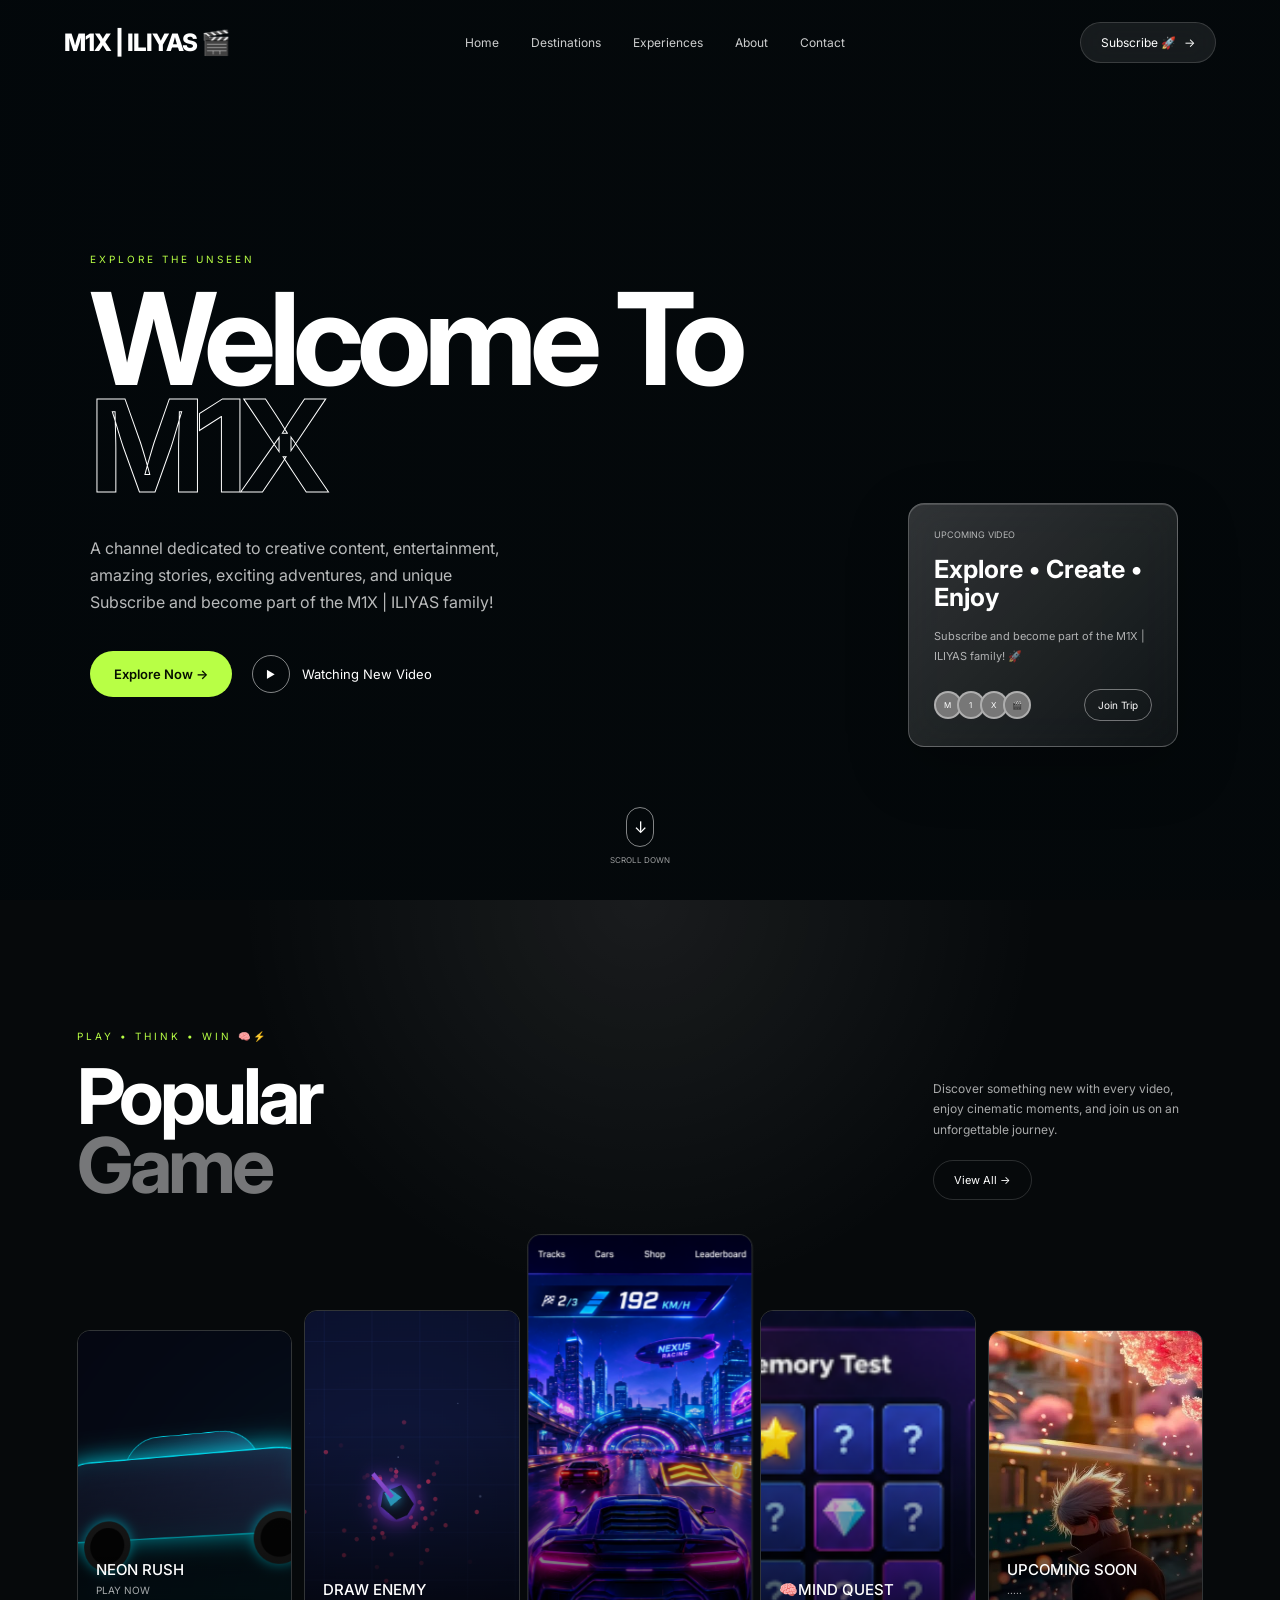
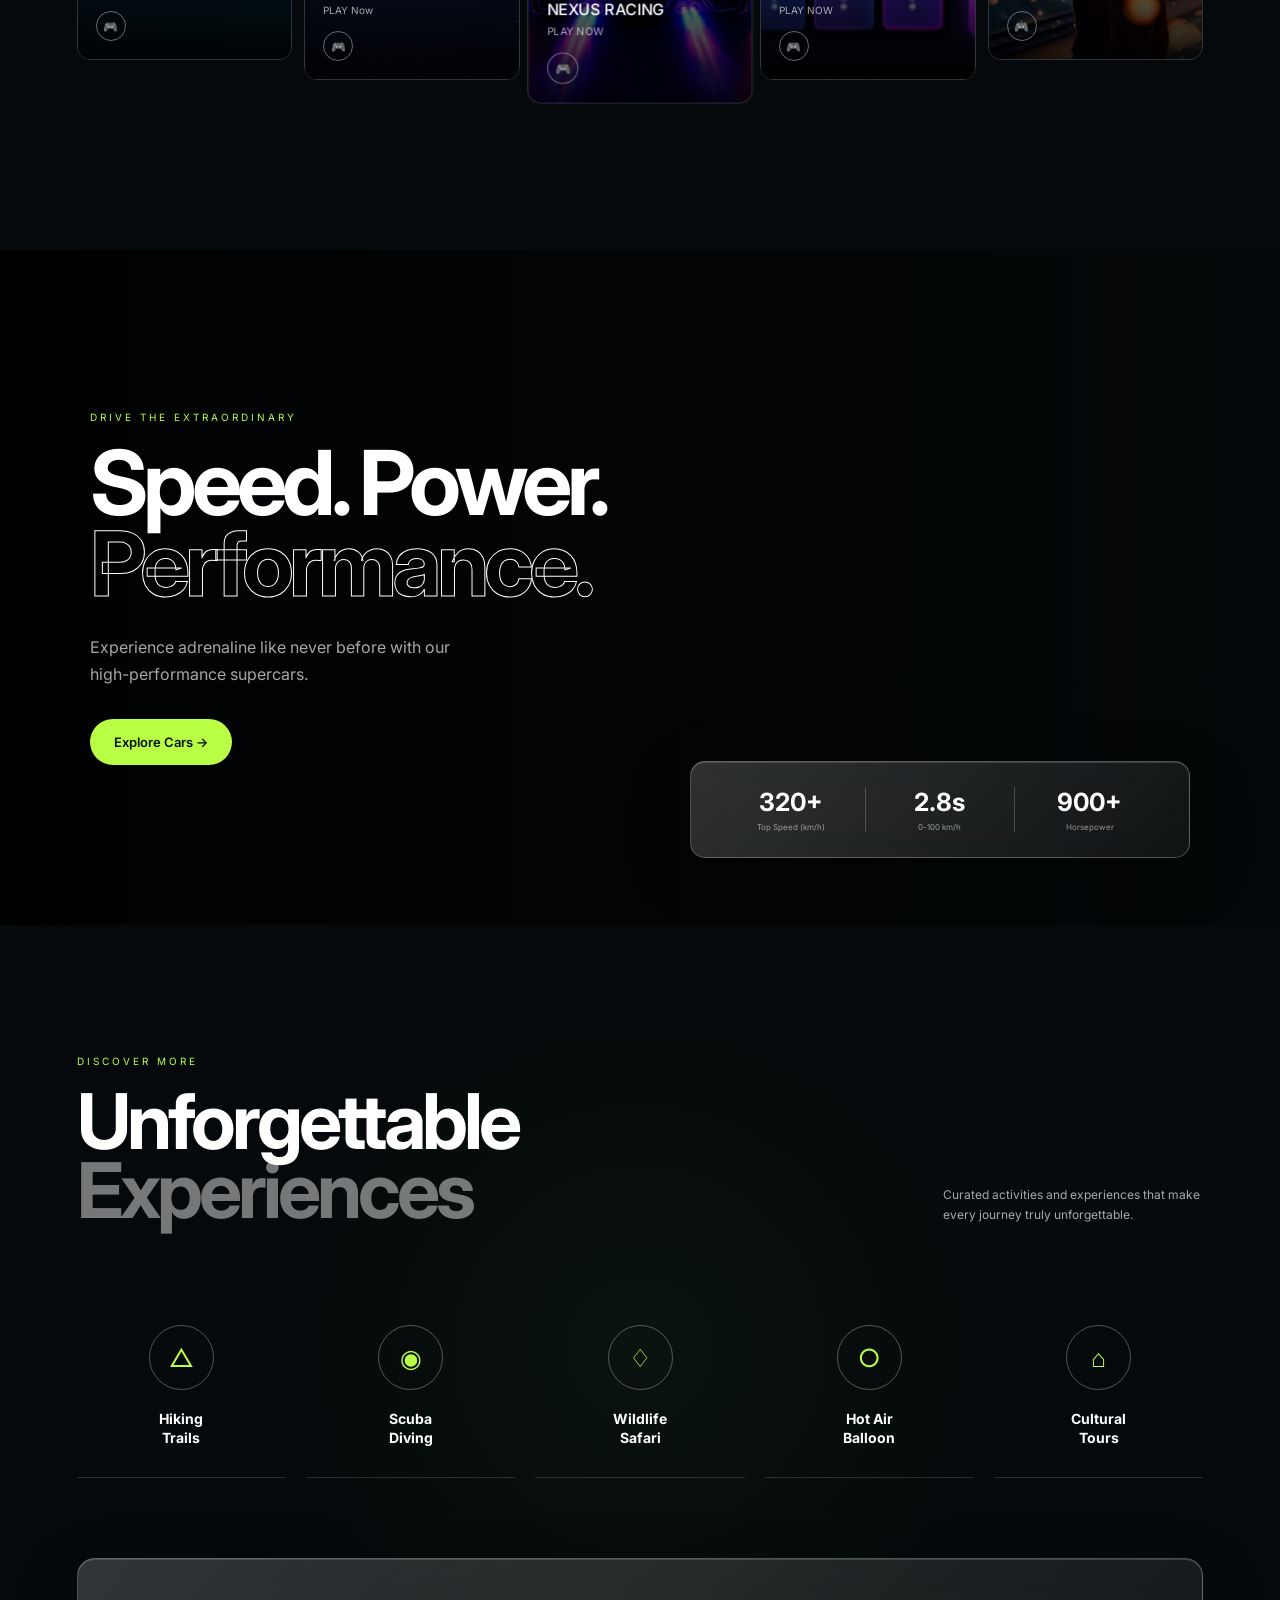
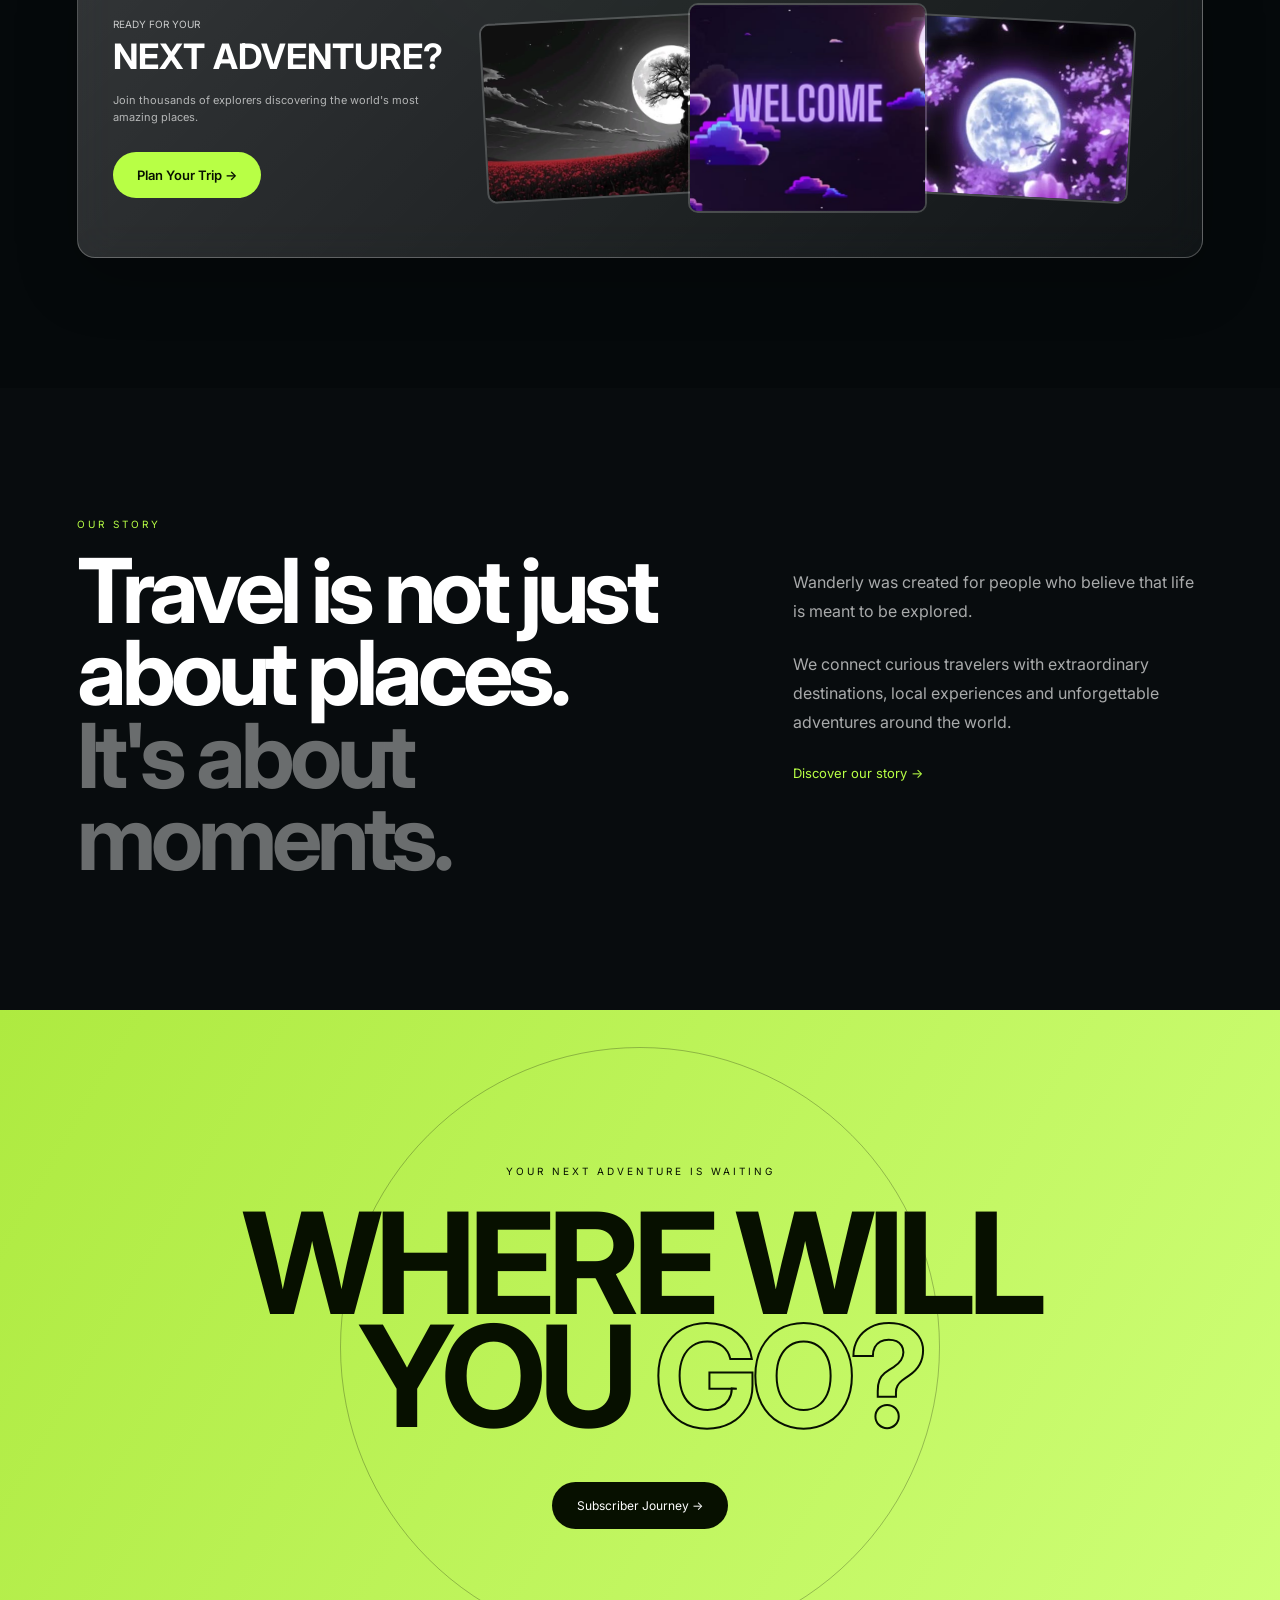
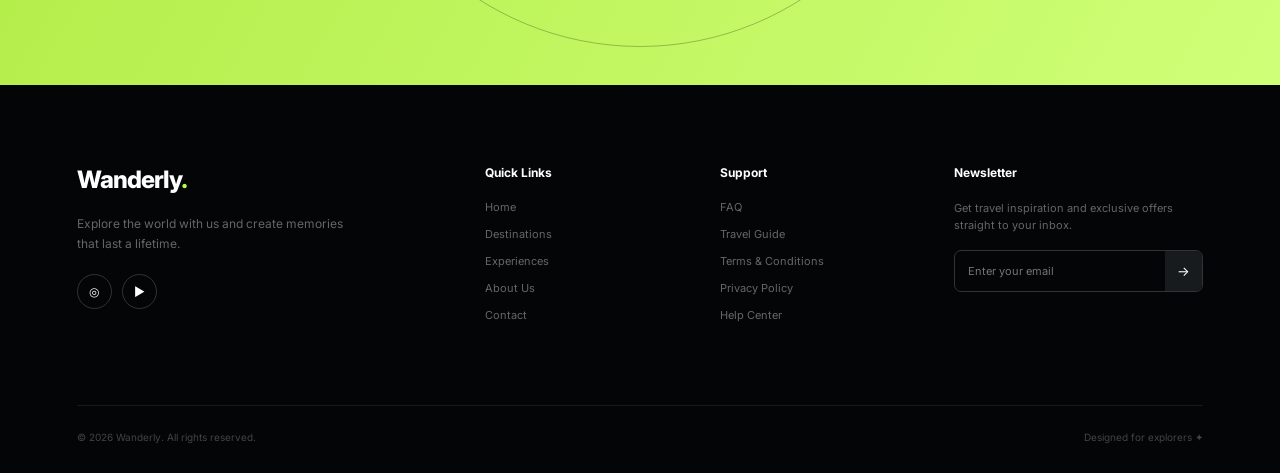
<file: index.html>
<!DOCTYPE html>
<html lang="en">
<head>
    <meta charset="UTF-8">
    <meta name="viewport" content="width=device-width, initial-scale=1.0">

    <title>M1X | ILIYAS ALI </title>

    <link rel="stylesheet" href="style.css">

    <link rel="preconnect" href="https://fonts.googleapis.com">
    <link rel="preconnect" href="https://fonts.gstatic.com" crossorigin>

    <link href="https://fonts.googleapis.com/css2?family=Inter:wght@300;400;500;600;700;800&display=swap" rel="stylesheet">
</head>

<body>

<!-- ================= NAVBAR ================= -->

<header class="navbar">

    <a href="#" class="logo">
        M1X | ILIYAS <span>🎬</span>
    </a>

    <nav class="nav-links">
        <a href="#home">Home</a>
        <a href="#destinations">Destinations</a>
        <a href="#experiences">Experiences</a>
        <a href="#about">About</a>
        <a href="#contact">Contact</a>
    </nav>

    <div class="nav-actions">
        <a href="#contact" class="glass-btn">
            Subscribe 🚀<span>→</span>
        </a>

        <button class="menu-btn">☰</button>
    </div>

</header>


<!-- ================= HERO ================= -->

<section id="home" class="hero">

    <div class="hero-overlay"></div>

    <div class="hero-content reveal">

        <p class="small-title">
            EXPLORE THE UNSEEN
        </p>

        <h1>
            Welcome To<br>
            <span>M1X </span>
        </h1>

        <p class="hero-description">
            A channel dedicated to creative content, entertainment, 
            amazing stories, exciting adventures, and unique <experiences class="br">
            Subscribe and become part of the M1X | ILIYAS family!
            </experiences>
        </p>

        <div class="hero-buttons">

            <a href="#" class="primary-btn">
                Explore Now →
            </a>

            <a href="https://youtu.be/F3rPgIvXTUc?si=--Q1Td7XWPuEiBmQ" target="_blank" class="video-btn">
                <span class="play">▶</span>
               Watching New Video
            </a>

        </div>

    </div>


    <!-- Floating glass card -->

    <div class="trip-card glass reveal">

        <p>UPCOMING VIDEO</p>

        <h3>Explore • Create • Enjoy</h3>

        <span class="date">Subscribe and become part of the M1X | ILIYAS family! 🚀</span>

        <div class="trip-bottom">

            <div class="avatars">
                <span>M</span>
                <span>1</span>
                <span>X</span>
                <span>🎬</span>
            </div>

            <a href="#" class="mini-btn">
                Join Trip
            </a>

        </div>

    </div>


    <div class="scroll-down">
        <span>↓</span>
        <small>SCROLL DOWN</small>
    </div>

</section>


<!-- ================= DESTINATIONS ================= -->

<section id="destinations" class="destinations section">

    <div class="section-top reveal">

        <div>
            <p class="small-title">PLAY • THINK • WIN 🧠⚡</p>

            <h2>
                Popular<br>
                <span>Game </span>
            </h2>
        </div>

        <div class="section-description">

            <p>
                Discover something new with every video, 
                enjoy cinematic moments, and join us on an unforgettable journey.
            </p>

            <a href="#" class="outline-btn">
                View All →
            </a>

        </div>

    </div>


    <div class="destination-grid">


        <article class="destination-card reveal">

            <img
                src="car.png"
                alt="Bali"
            >

            <div class="card-gradient"></div>

            <div class="destination-info">

                <p>NEON RUSH</p>

                <span>PLAY NOW</span>

                <a href="game.html" target="_blank">🎮</a>

            </div>

        </article>


        <article class="destination-card reveal">

            <img
                src="gun.png"
                alt="Santorini"
            >

            <div class="card-gradient"></div>

            <div class="destination-info">

                <p>DRAW ENEMY</p>

                <span>PLAY Now</span>

                <a href="game3.html" target="_blank">🎮</a>

            </div>

        </article>


        <article class="destination-card active reveal">

            <img
                src="car1.png"
                alt="Swiss Alps"
            >

            <div class="card-gradient"></div>

            <div class="destination-info">

                <p>NEXUS RACING</p>

                <span>PLAY NOW</span>

                <a href="game2.html" target="_blank">🎮</a>

            </div>

        </article>


        <article class="destination-card reveal">

            <img
                src="MID.png"
                alt="Iceland"
            >

            <div class="card-gradient"></div>

            <div class="destination-info">

                <p>🧠MIND QUEST </p>

                <span>PLAY NOW </span>

                <a href="mid.html" target="_blank">🎮</a>

            </div>

        </article>


        <article class="destination-card reveal">

            <img
                src="5.webp"
                alt="Machu Picchu"
            >

            <div class="card-gradient"></div>

            <div class="destination-info">

                <p>UPCOMING SOON </p>

                <span>.....</span>

                <a href="#">🎮</a>

            </div>

        </article>

    </div>

</section>


<!-- ================= CAR EXPERIENCE ================= -->

<section class="car-section">

    <div class="car-overlay"></div>

    <div class="car-content reveal">

        <p class="small-title">
            DRIVE THE EXTRAORDINARY
        </p>

        <h2>
            Speed. Power.<br>
            <span>Performance.</span>
        </h2>

        <p>
            Experience adrenaline like never before with
            our high-performance supercars.
        </p>

        <a href="#" class="primary-btn">
            Explore Cars →
        </a>

    </div>


    <div class="performance glass reveal">

        <div>
            <strong>320+</strong>
            <span>Top Speed (km/h)</span>
        </div>

        <div>
            <strong>2.8s</strong>
            <span>0-100 km/h</span>
        </div>

        <div>
            <strong>900+</strong>
            <span>Horsepower</span>
        </div>

    </div>

</section>


<!-- ================= EXPERIENCES ================= -->

<section id="experiences" class="experiences section">

    <div class="section-top reveal">

        <div>
            <p class="small-title">
                DISCOVER MORE
            </p>

            <h2>
                Unforgettable<br>
                <span>Experiences</span>
            </h2>
        </div>

        <p class="section-description-text">
            Curated activities and experiences that make
            every journey truly unforgettable.
        </p>

    </div>


    <div class="experience-grid">

        <div class="experience reveal">
            <div class="experience-icon">△</div>
            <h3>Hiking<br>Trails</h3>
        </div>

        <div class="experience reveal">
            <div class="experience-icon">◉</div>
            <h3>Scuba<br>Diving</h3>
        </div>

        <div class="experience reveal">
            <div class="experience-icon">♢</div>
            <h3>Wildlife<br>Safari</h3>
        </div>

        <div class="experience reveal">
            <div class="experience-icon">○</div>
            <h3>Hot Air<br>Balloon</h3>
        </div>

        <div class="experience reveal">
            <div class="experience-icon">⌂</div>
            <h3>Cultural<br>Tours</h3>
        </div>

    </div>


    <!-- CTA GLASS CARD -->

    <div class="adventure-card glass reveal">

        <div class="adventure-text">

            <p>READY FOR YOUR</p>

            <h3>
                NEXT ADVENTURE?
            </h3>

            <span>
                Join thousands of explorers discovering
                the world's most amazing places.
            </span>

            <a href="#contact" class="primary-btn">
                Plan Your Trip →
            </a>

        </div>


        <div class="adventure-images">

            <img
                src="banner1.jpg"
                alt=""
            >

            <img
                src="banner2.jpg"
                alt=""
            >

            <img
                src="banner3.jpg"
                alt=""
            >

        </div>

    </div>

</section>


<!-- ================= ABOUT ================= -->

<section id="about" class="about section">

    <div class="about-grid">

        <div class="reveal">

            <p class="small-title">
                OUR STORY
            </p>

            <h2>
                Travel is not just
                about places.
                <span>It's about moments.</span>
            </h2>

        </div>


        <div class="about-text reveal">

            <p>
                Wanderly was created for people who believe that
                life is meant to be explored.
            </p>

            <p>
                We connect curious travelers with extraordinary
                destinations, local experiences and unforgettable
                adventures around the world.
            </p>

            <a href="#" class="text-link">
                Discover our story →
            </a>

        </div>

    </div>

</section>


<!-- ================= CONTACT CTA ================= -->

<section id="contact" class="contact">

    <div class="contact-glow"></div>

    <div class="contact-content reveal">

        <p>
            YOUR NEXT ADVENTURE IS WAITING
        </p>

        <h2>
            WHERE WILL<br>
            YOU <span>GO?</span>
        </h2>

        <a href="http://www.youtube.com/@m1xiliyas" target="_blank" class="dark-btn">
            Subscriber Journey →
        </a>

    </div>

</section>


<!-- ================= FOOTER ================= -->

<footer>

    <div class="footer-grid">

        <div class="footer-brand">

            <a href="#" class="logo">
                Wanderly<span>.</span>
            </a>

            <p>
                Explore the world with us and create
                memories that last a lifetime.
            </p>

            <div class="socials">
                <a href="#">◎</a>
                <a href="http://www.youtube.com/@m1xiliyas" target="_blank">▶</a>
            </div>

        </div>


        <div class="footer-column">

            <h4>Quick Links</h4>

            <a href="#home">Home</a>
            <a href="#destinations">Destinations</a>
            <a href="#experiences">Experiences</a>
            <a href="#about">About Us</a>
            <a href="#contact">Contact</a>

        </div>


        <div class="footer-column">

            <h4>Support</h4>

            <a href="#">FAQ</a>
            <a href="#">Travel Guide</a>
            <a href="#">Terms & Conditions</a>
            <a href="#">Privacy Policy</a>
            <a href="#">Help Center</a>

        </div>


        <div class="footer-column newsletter">

            <h4>Newsletter</h4>

            <p>
                Get travel inspiration and exclusive
                offers straight to your inbox.
            </p>

            <form>

                <input
                    type="email"
                    placeholder="Enter your email"
                >

                <button type="submit">
                    →
                </button>

            </form>

        </div>

    </div>


    <div class="footer-bottom">

        <span>
            © 2026 Wanderly. All rights reserved.
        </span>

        <span>
            Designed for explorers ✦
        </span>

    </div>

</footer>


</body>
</html>
</file>
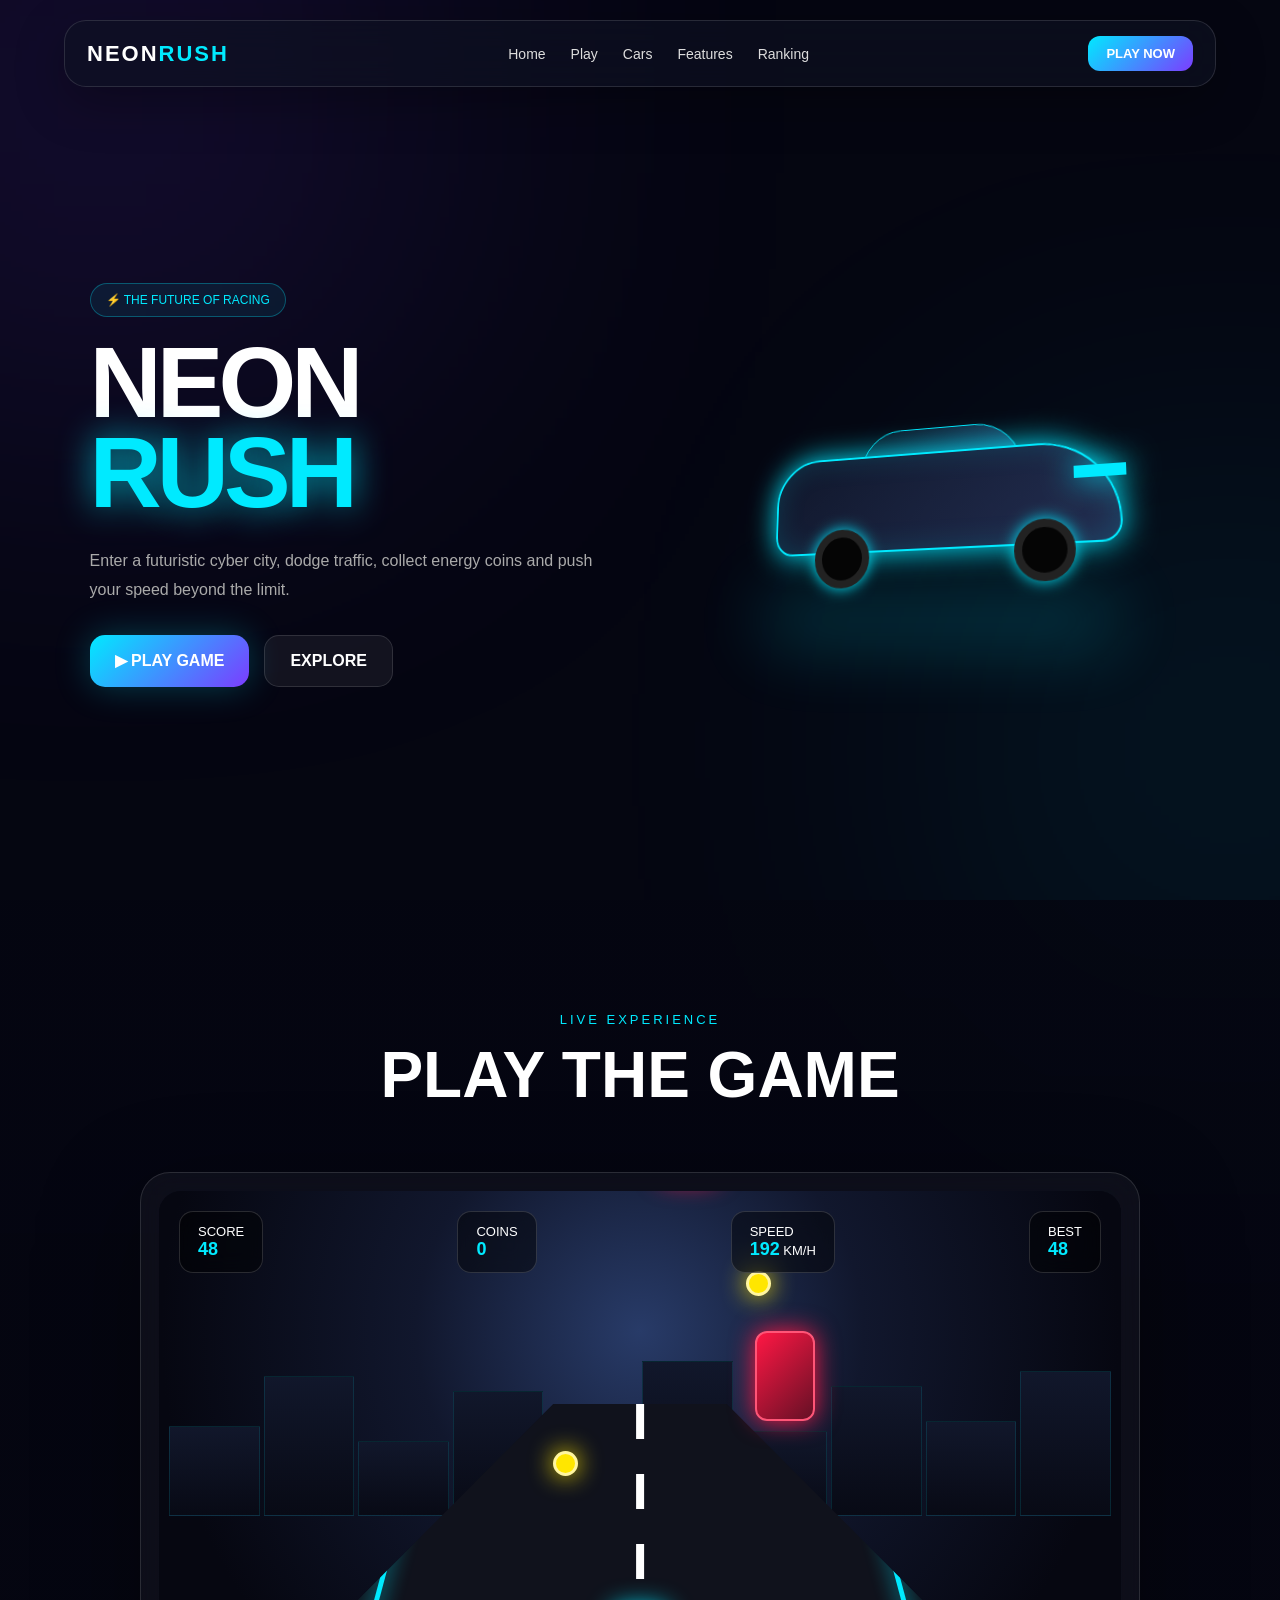
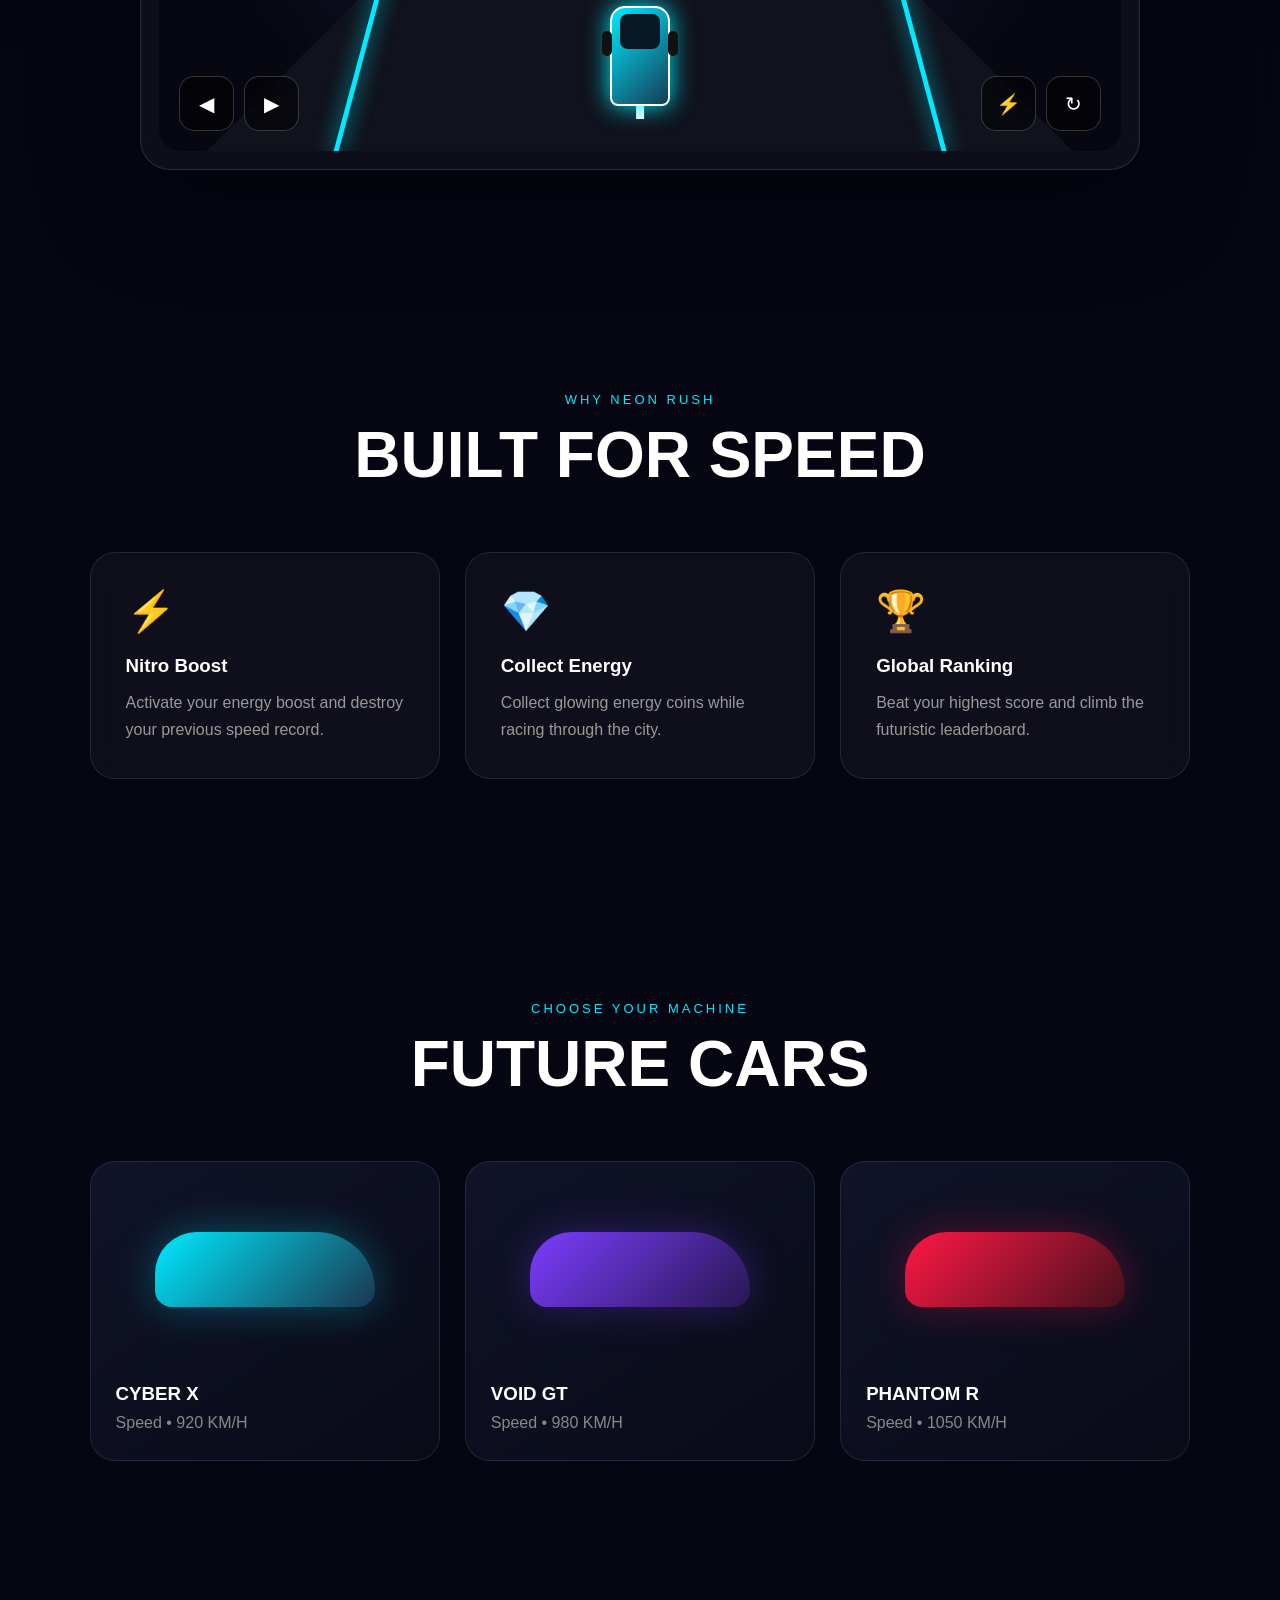
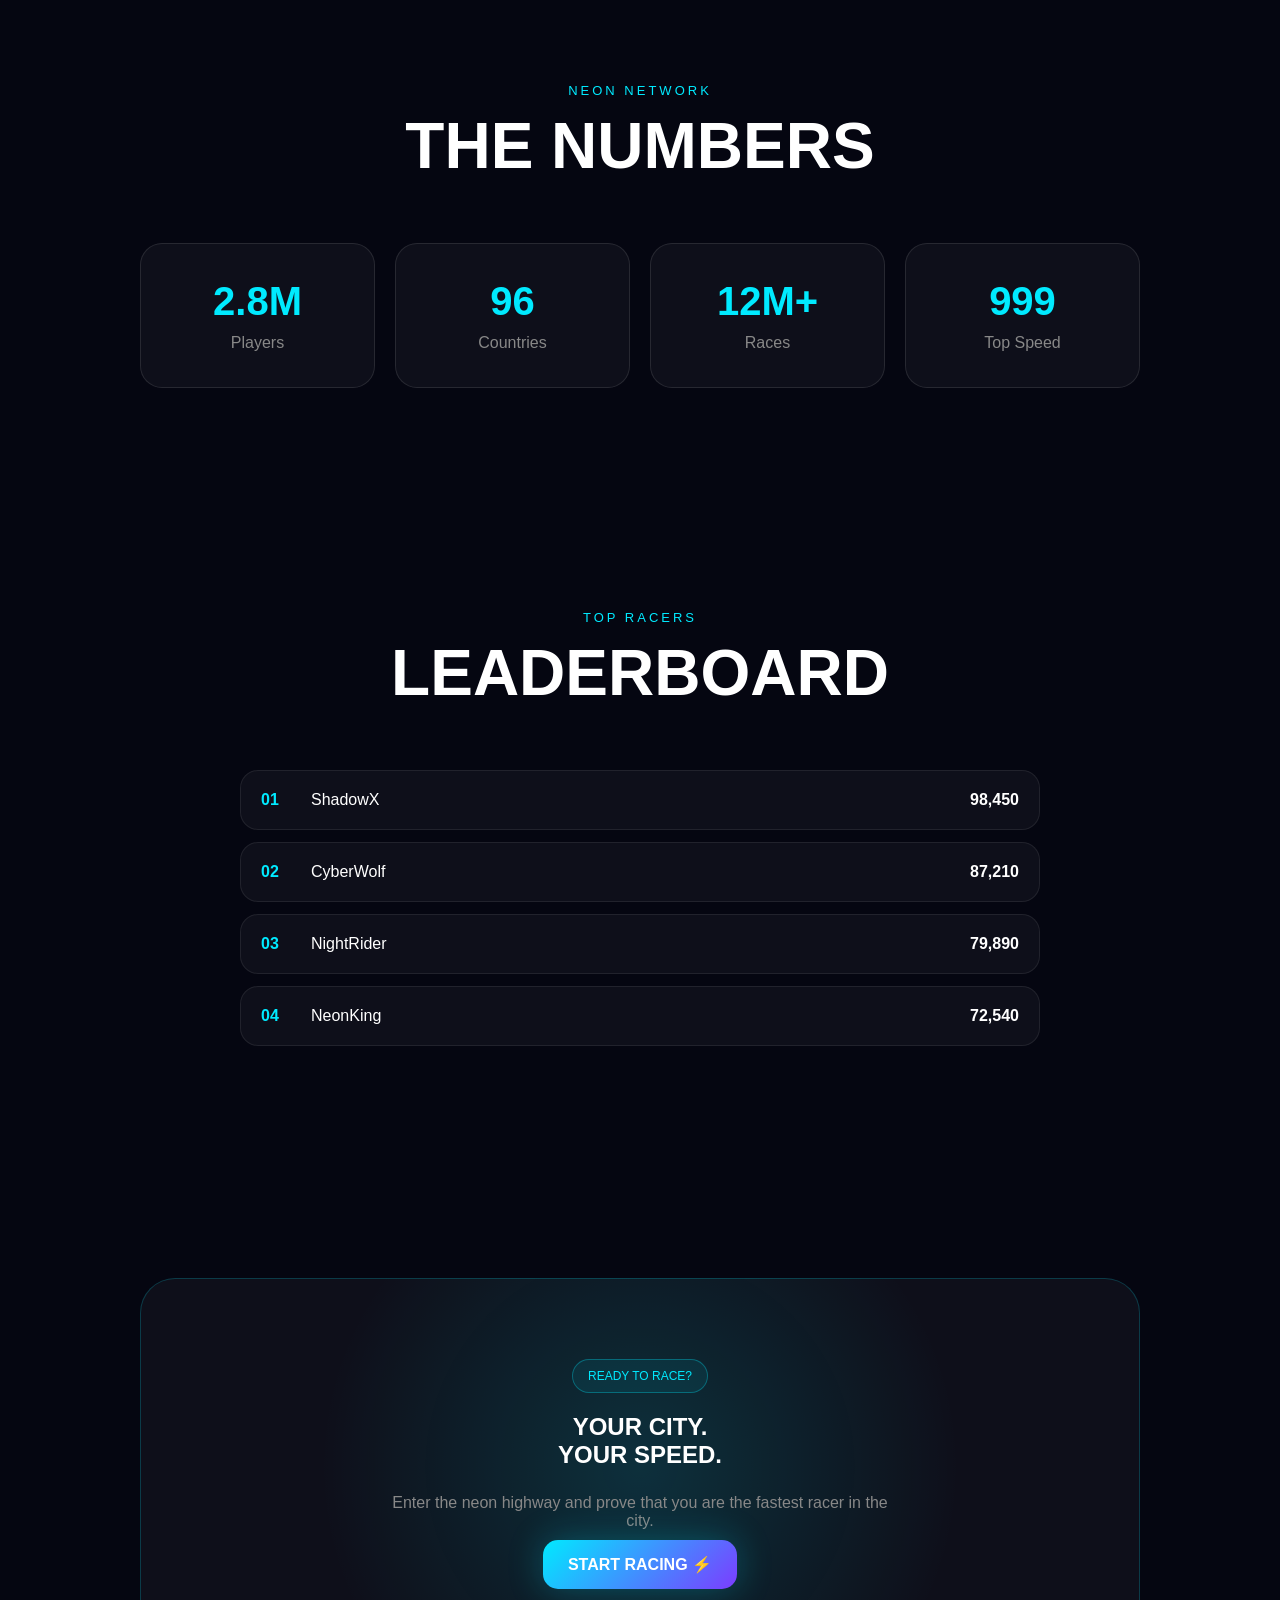
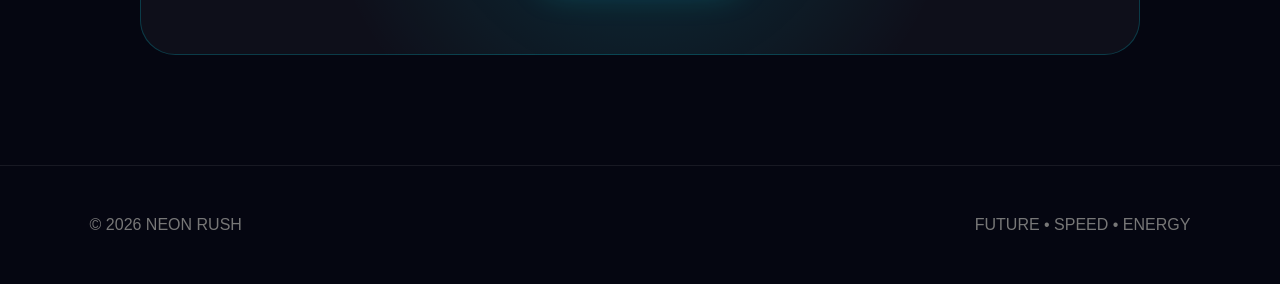
<file: game.html>
<!DOCTYPE html>
<html lang="en">
<head>
<meta charset="UTF-8">
<meta name="viewport" content="width=device-width, initial-scale=1.0">
<title>NEON RUSH — Cyber Racing</title>

<style>
*{
    margin:0;
    padding:0;
    box-sizing:border-box;
}

html{
    scroll-behavior:smooth;
}

body{
    font-family:Arial, Helvetica, sans-serif;
    background:#050611;
    color:white;
    overflow-x:hidden;
}

/* ================= BACKGROUND ================= */

body::before{
    content:"";
    position:fixed;
    width:600px;
    height:600px;
    background:#7c3cff;
    filter:blur(180px);
    opacity:.15;
    top:-200px;
    left:-200px;
    z-index:-2;
}

body::after{
    content:"";
    position:fixed;
    width:500px;
    height:500px;
    background:#00eaff;
    filter:blur(180px);
    opacity:.10;
    right:-200px;
    bottom:-100px;
    z-index:-2;
}

/* ================= NAVBAR ================= */

nav{
    position:fixed;
    top:20px;
    left:50%;
    transform:translateX(-50%);
    width:90%;
    max-width:1200px;
    padding:15px 22px;
    border:1px solid rgba(255,255,255,.12);
    background:rgba(15,17,35,.65);
    backdrop-filter:blur(20px);
    border-radius:22px;
    display:flex;
    justify-content:space-between;
    align-items:center;
    z-index:1000;
    box-shadow:0 15px 50px rgba(0,0,0,.3);
}

.logo{
    font-size:22px;
    font-weight:900;
    letter-spacing:2px;
}

.logo span{
    color:#00eaff;
}

nav ul{
    display:flex;
    gap:25px;
    list-style:none;
}

nav a{
    color:#ddd;
    text-decoration:none;
    font-size:14px;
    transition:.3s;
}

nav a:hover{
    color:#00eaff;
}

.nav-btn{
    padding:10px 18px;
    border-radius:12px;
    background:linear-gradient(135deg,#00eaff,#7c3cff);
    color:white;
    text-decoration:none;
    font-weight:bold;
    font-size:13px;
}

/* ================= HERO ================= */

.hero{
    min-height:100vh;
    padding:150px 7% 80px;
    display:flex;
    align-items:center;
    justify-content:space-between;
    gap:50px;
    position:relative;
}

.hero-content{
    max-width:600px;
}

.badge{
    display:inline-block;
    padding:9px 15px;
    border:1px solid rgba(0,234,255,.3);
    background:rgba(0,234,255,.07);
    border-radius:30px;
    color:#00eaff;
    font-size:12px;
    margin-bottom:20px;
}

.hero h1{
    font-size:clamp(50px,8vw,100px);
    line-height:.9;
    letter-spacing:-5px;
}

.hero h1 span{
    color:#00eaff;
    text-shadow:0 0 35px rgba(0,234,255,.7);
}

.hero p{
    color:#aaa;
    line-height:1.8;
    margin:30px 0;
    max-width:520px;
}

.buttons{
    display:flex;
    gap:15px;
    flex-wrap:wrap;
}

.btn{
    border:0;
    padding:16px 25px;
    border-radius:15px;
    color:white;
    font-weight:bold;
    cursor:pointer;
    text-decoration:none;
    transition:.3s;
}

.btn-primary{
    background:linear-gradient(135deg,#00eaff,#7c3cff);
    box-shadow:0 0 35px rgba(0,234,255,.25);
}

.btn-secondary{
    background:rgba(255,255,255,.06);
    border:1px solid rgba(255,255,255,.12);
}

.btn:hover{
    transform:translateY(-5px);
}

/* ================= 3D CAR ================= */

.car-stage{
    width:500px;
    height:400px;
    perspective:1000px;
    position:relative;
}

.car-3d{
    position:absolute;
    width:360px;
    height:150px;
    left:50%;
    top:50%;
    transform:translate(-50%,-50%) rotateX(12deg) rotateY(-18deg);
    transform-style:preserve-3d;
    animation:floatCar 4s ease-in-out infinite;
}

.car-body{
    position:absolute;
    width:100%;
    height:100px;
    top:40px;
    border-radius:60px 100px 25px 25px;
    background:linear-gradient(135deg,#10172b,#222d50);
    border:2px solid #00eaff;
    box-shadow:
        0 0 30px #00eaff,
        inset 0 0 30px rgba(0,234,255,.15);
}

.car-glass{
    position:absolute;
    width:170px;
    height:55px;
    top:15px;
    left:95px;
    border-radius:70px 80px 10px 10px;
    background:linear-gradient(135deg,#07101d,#21466b);
    border:1px solid #00eaff;
}

.wheel{
    position:absolute;
    width:60px;
    height:60px;
    border-radius:50%;
    background:#050505;
    border:8px solid #222;
    bottom:-25px;
    box-shadow:0 0 15px #00eaff;
}

.w1{left:45px}
.w2{right:45px}

.car-light{
    position:absolute;
    width:50px;
    height:12px;
    background:#00eaff;
    box-shadow:0 0 30px #00eaff;
    right:-5px;
    top:65px;
}

.car-shadow{
    position:absolute;
    width:350px;
    height:50px;
    background:#00eaff;
    filter:blur(35px);
    opacity:.2;
    bottom:40px;
    left:50%;
    transform:translateX(-50%);
}

@keyframes floatCar{
    0%,100%{transform:translate(-50%,-50%) rotateX(12deg) rotateY(-18deg) translateY(0)}
    50%{transform:translate(-50%,-50%) rotateX(12deg) rotateY(-18deg) translateY(-20px)}
}

/* ================= SECTIONS ================= */

section{
    padding:110px 7%;
}

.section-title{
    text-align:center;
    margin-bottom:60px;
}

.section-title span{
    color:#00eaff;
    font-size:13px;
    letter-spacing:3px;
}

.section-title h2{
    font-size:clamp(35px,5vw,65px);
    margin-top:10px;
}

/* ================= GAME ================= */

.game-section{
    background:
    linear-gradient(rgba(5,6,17,.85),rgba(5,6,17,.95));
}

.game-wrapper{
    max-width:1000px;
    margin:auto;
    padding:18px;
    border:1px solid rgba(255,255,255,.12);
    background:rgba(255,255,255,.04);
    backdrop-filter:blur(20px);
    border-radius:30px;
    box-shadow:0 30px 100px rgba(0,0,0,.4);
}

.game{
    height:560px;
    position:relative;
    overflow:hidden;
    border-radius:22px;
    background:#070914;
}

/* sky */

.sky{
    position:absolute;
    inset:0;
    background:
    radial-gradient(circle at 50% 25%,#283b68 0%,#11172d 35%,#060711 75%);
}

/* city */

.city{
    position:absolute;
    bottom:42%;
    width:100%;
    height:150px;
    display:flex;
    align-items:flex-end;
    gap:4px;
    padding:0 10px;
}

.building{
    flex:1;
    background:linear-gradient(#11172b,#080a15);
    border:1px solid rgba(0,234,255,.12);
}

.building:nth-child(1){height:90px}
.building:nth-child(2){height:140px}
.building:nth-child(3){height:75px}
.building:nth-child(4){height:125px}
.building:nth-child(5){height:100px}
.building:nth-child(6){height:155px}
.building:nth-child(7){height:85px}
.building:nth-child(8){height:130px}
.building:nth-child(9){height:95px}
.building:nth-child(10){height:145px}

/* road */

.road{
    position:absolute;
    bottom:0;
    left:50%;
    width:90%;
    height:62%;
    transform:translateX(-50%);
    background:#10121c;
    clip-path:polygon(40% 0,60% 0,100% 100%,0 100%);
    overflow:hidden;
}

.road::before{
    content:"";
    position:absolute;
    top:0;
    left:50%;
    width:8px;
    height:100%;
    transform:translateX(-50%);
    background:repeating-linear-gradient(
        to bottom,
        #fff 0 35px,
        transparent 35px 70px
    );
    animation:roadMove .45s linear infinite;
}

@keyframes roadMove{
    from{background-position:0 0}
    to{background-position:0 70px}
}

.road-side{
    position:absolute;
    width:5px;
    height:100%;
    background:#00eaff;
    box-shadow:0 0 20px #00eaff;
}

.side-left{
    left:20%;
    transform:skewX(-15deg);
}

.side-right{
    right:20%;
    transform:skewX(15deg);
}

/* HUD */

.hud{
    position:absolute;
    top:20px;
    left:20px;
    right:20px;
    display:flex;
    justify-content:space-between;
    gap:10px;
    z-index:10;
}

.hud-box{
    padding:12px 18px;
    border-radius:14px;
    background:rgba(0,0,0,.45);
    border:1px solid rgba(255,255,255,.15);
    backdrop-filter:blur(12px);
    font-size:13px;
}

.hud-box strong{
    color:#00eaff;
    font-size:18px;
}

/* player */

.player{
    position:absolute;
    width:70px;
    height:120px;
    bottom:35px;
    left:50%;
    transform:translateX(-50%);
    z-index:5;
    transition:left .12s;
}

.player-body{
    position:absolute;
    width:60px;
    height:100px;
    left:5px;
    top:10px;
    border-radius:15px 15px 8px 8px;
    background:linear-gradient(135deg,#00eaff,#153c58);
    border:2px solid white;
    box-shadow:0 0 25px #00eaff;
}

.player-window{
    position:absolute;
    width:40px;
    height:35px;
    left:15px;
    top:18px;
    background:#071827;
    border-radius:8px;
}

.player-wheel{
    position:absolute;
    width:10px;
    height:25px;
    background:#111;
    border-radius:5px;
    top:35px;
}

.pw1{left:-3px}
.pw2{right:-3px}

/* obstacle */

.obstacle{
    position:absolute;
    width:60px;
    height:90px;
    top:-100px;
    border-radius:12px;
    background:linear-gradient(135deg,#ff1744,#651025);
    border:2px solid #ff5577;
    box-shadow:0 0 25px #ff1744;
    z-index:4;
}

.coin{
    position:absolute;
    width:25px;
    height:25px;
    border-radius:50%;
    background:#ffe600;
    border:3px solid #fff5a0;
    box-shadow:0 0 25px #ffe600;
    z-index:4;
}

.powerup{
    position:absolute;
    width:35px;
    height:35px;
    border-radius:10px;
    display:flex;
    align-items:center;
    justify-content:center;
    background:#7c3cff;
    box-shadow:0 0 25px #7c3cff;
    z-index:4;
}

/* controls */

.game-controls{
    position:absolute;
    bottom:20px;
    left:20px;
    right:20px;
    display:flex;
    justify-content:space-between;
    z-index:20;
    pointer-events:none;
}

.control-group{
    display:flex;
    gap:10px;
}

.control-btn{
    pointer-events:auto;
    width:55px;
    height:55px;
    border:1px solid rgba(255,255,255,.2);
    background:rgba(0,0,0,.5);
    color:white;
    border-radius:15px;
    font-size:20px;
    cursor:pointer;
    backdrop-filter:blur(10px);
}

.control-btn:hover{
    background:#00eaff;
    color:#000;
}

/* ================= CARDS ================= */

.cards{
    display:grid;
    grid-template-columns:repeat(3,1fr);
    gap:25px;
    max-width:1200px;
    margin:auto;
}

.card{
    padding:35px;
    border-radius:25px;
    border:1px solid rgba(255,255,255,.1);
    background:rgba(255,255,255,.04);
    backdrop-filter:blur(15px);
    transition:.4s;
}

.card:hover{
    transform:translateY(-12px) rotateX(3deg);
    border-color:rgba(0,234,255,.5);
    box-shadow:0 25px 60px rgba(0,234,255,.08);
}

.card-icon{
    font-size:40px;
    margin-bottom:20px;
}

.card h3{
    margin-bottom:12px;
}

.card p{
    color:#999;
    line-height:1.7;
}

/* ================= CARS ================= */

.cars{
    display:grid;
    grid-template-columns:repeat(3,1fr);
    gap:25px;
    max-width:1200px;
    margin:auto;
}

.car-card{
    min-height:300px;
    padding:25px;
    border-radius:25px;
    background:linear-gradient(145deg,#101329,#090b17);
    border:1px solid rgba(255,255,255,.1);
    position:relative;
    overflow:hidden;
    transition:.4s;
}

.car-card:hover{
    transform:perspective(700px) rotateX(4deg) rotateY(-5deg) translateY(-10px);
}

.mini-car{
    width:220px;
    height:75px;
    position:absolute;
    top:70px;
    left:50%;
    transform:translateX(-50%);
    background:linear-gradient(135deg,#00eaff,#1a3650);
    border-radius:50px 70px 20px 20px;
    box-shadow:0 0 40px rgba(0,234,255,.3);
}

.car-card:nth-child(2) .mini-car{
    background:linear-gradient(135deg,#7c3cff,#281852);
    box-shadow:0 0 40px rgba(124,60,255,.3);
}

.car-card:nth-child(3) .mini-car{
    background:linear-gradient(135deg,#ff1744,#45101c);
    box-shadow:0 0 40px rgba(255,23,68,.3);
}

.car-card h3{
    position:absolute;
    bottom:55px;
    left:25px;
}

.car-card p{
    position:absolute;
    bottom:28px;
    left:25px;
    color:#888;
}

/* ================= LEADERBOARD ================= */

.leaderboard{
    max-width:800px;
    margin:auto;
}

.player-row{
    display:flex;
    align-items:center;
    justify-content:space-between;
    padding:20px;
    margin-bottom:12px;
    border-radius:18px;
    background:rgba(255,255,255,.04);
    border:1px solid rgba(255,255,255,.08);
    transition:.3s;
}

.player-row:hover{
    transform:translateX(8px);
    border-color:#00eaff;
}

.rank{
    color:#00eaff;
    font-weight:bold;
    width:50px;
}

.name{
    flex:1;
}

.score{
    font-weight:bold;
}

/* ================= STATS ================= */

.stats{
    display:grid;
    grid-template-columns:repeat(4,1fr);
    gap:20px;
    max-width:1000px;
    margin:auto;
}

.stat{
    text-align:center;
    padding:35px 15px;
    border-radius:22px;
    background:rgba(255,255,255,.04);
    border:1px solid rgba(255,255,255,.1);
}

.stat h3{
    font-size:40px;
    color:#00eaff;
}

.stat p{
    color:#888;
    margin-top:10px;
}

/* ================= CTA ================= */

.cta{
    text-align:center;
}

.cta-box{
    max-width:1000px;
    margin:auto;
    padding:80px 30px;
    border-radius:35px;
    background:
        radial-gradient(circle at center,rgba(0,234,255,.15),transparent 60%),
        rgba(255,255,255,.04);
    border:1px solid rgba(0,234,255,.2);
}

/* ================= FOOTER ================= */

footer{
    padding:50px 7%;
    border-top:1px solid rgba(255,255,255,.08);
    display:flex;
    justify-content:space-between;
    color:#777;
}

/* ================= REVEAL ================= */

.reveal{
    opacity:0;
    transform:translateY(50px);
    transition:1s ease;
}

.reveal.show{
    opacity:1;
    transform:translateY(0);
}

/* ================= RESPONSIVE ================= */

@media(max-width:900px){

    nav ul{
        display:none;
    }

    .hero{
        flex-direction:column;
        text-align:center;
        padding-top:150px;
    }

    .hero-content{
        display:flex;
        flex-direction:column;
        align-items:center;
    }

    .car-stage{
        width:100%;
        max-width:500px;
    }

    .cards,
    .cars{
        grid-template-columns:1fr;
    }

    .stats{
        grid-template-columns:repeat(2,1fr);
    }

    .game{
        height:500px;
    }
}

@media(max-width:600px){

    section{
        padding:80px 5%;
    }

    .hero h1{
        font-size:58px;
        letter-spacing:-3px;
    }

    .car-stage{
        height:300px;
    }

    .car-3d{
        transform:translate(-50%,-50%) scale(.75) rotateX(12deg) rotateY(-18deg);
    }

    .game-wrapper{
        padding:8px;
    }

    .game{
        height:520px;
    }

    .hud{
        left:10px;
        right:10px;
        top:10px;
    }

    .hud-box{
        padding:9px 10px;
        font-size:10px;
    }

    .hud-box strong{
        font-size:14px;
    }

    .stats{
        grid-template-columns:1fr 1fr;
    }

    footer{
        flex-direction:column;
        gap:15px;
        text-align:center;
    }
}
</style>
</head>

<body>

<!-- ================= NAV ================= -->

<nav>
    <div class="logo">NEON<span>RUSH</span></div>

    <ul>
        <li><a href="#home">Home</a></li>
        <li><a href="#game">Play</a></li>
        <li><a href="#cars">Cars</a></li>
        <li><a href="#features">Features</a></li>
        <li><a href="#leaderboard">Ranking</a></li>
    </ul>

    <a href="#game" class="nav-btn">PLAY NOW</a>
</nav>


<!-- ================= HERO ================= -->

<section class="hero" id="home">

    <div class="hero-content reveal">

        <span class="badge">⚡ THE FUTURE OF RACING</span>

        <h1>
            NEON<br>
            <span>RUSH</span>
        </h1>

        <p>
            Enter a futuristic cyber city, dodge traffic,
            collect energy coins and push your speed beyond
            the limit.
        </p>

        <div class="buttons">
            <a href="#game" class="btn btn-primary">▶ PLAY GAME</a>
            <a href="#features" class="btn btn-secondary">EXPLORE</a>
        </div>

    </div>


    <div class="car-stage reveal">

        <div class="car-shadow"></div>

        <div class="car-3d">

            <div class="car-glass"></div>
            <div class="car-body"></div>

            <div class="wheel w1"></div>
            <div class="wheel w2"></div>

            <div class="car-light"></div>

        </div>

    </div>

</section>


<!-- ================= GAME ================= -->

<section class="game-section" id="game">

<div class="section-title reveal">
    <span>LIVE EXPERIENCE</span>
    <h2>PLAY THE GAME</h2>
</div>

<div class="game-wrapper reveal">

<div class="game" id="gameArea">

    <div class="sky"></div>

    <div class="city">
        <div class="building"></div>
        <div class="building"></div>
        <div class="building"></div>
        <div class="building"></div>
        <div class="building"></div>
        <div class="building"></div>
        <div class="building"></div>
        <div class="building"></div>
        <div class="building"></div>
        <div class="building"></div>
    </div>

    <div class="road">

        <div class="road-side side-left"></div>
        <div class="road-side side-right"></div>

    </div>


    <!-- HUD -->

    <div class="hud">

        <div class="hud-box">
            SCORE<br>
            <strong id="score">0</strong>
        </div>

        <div class="hud-box">
            COINS<br>
            <strong id="coins">0</strong>
        </div>

        <div class="hud-box">
            SPEED<br>
            <strong id="speed">0</strong> KM/H
        </div>

        <div class="hud-box">
            BEST<br>
            <strong id="best">0</strong>
        </div>

    </div>


    <!-- PLAYER -->

    <div class="player" id="player">

        <div class="player-body"></div>
        <div class="player-window"></div>

        <div class="player-wheel pw1"></div>
        <div class="player-wheel pw2"></div>

    </div>


    <!-- CONTROLS -->

    <div class="game-controls">

        <div class="control-group">
            <button class="control-btn" id="leftBtn">◀</button>
            <button class="control-btn" id="rightBtn">▶</button>
        </div>

        <div class="control-group">
            <button class="control-btn" id="nitroBtn">⚡</button>
            <button class="control-btn" id="restartBtn">↻</button>
        </div>

    </div>

</div>

</div>

</section>


<!-- ================= FEATURES ================= -->

<section id="features">

<div class="section-title reveal">
    <span>WHY NEON RUSH</span>
    <h2>BUILT FOR SPEED</h2>
</div>

<div class="cards">

    <div class="card reveal">
        <div class="card-icon">⚡</div>
        <h3>Nitro Boost</h3>
        <p>
            Activate your energy boost and
            destroy your previous speed record.
        </p>
    </div>

    <div class="card reveal">
        <div class="card-icon">💎</div>
        <h3>Collect Energy</h3>
        <p>
            Collect glowing energy coins
            while racing through the city.
        </p>
    </div>

    <div class="card reveal">
        <div class="card-icon">🏆</div>
        <h3>Global Ranking</h3>
        <p>
            Beat your highest score and
            climb the futuristic leaderboard.
        </p>
    </div>

</div>

</section>


<!-- ================= CARS ================= -->

<section id="cars">

<div class="section-title reveal">
    <span>CHOOSE YOUR MACHINE</span>
    <h2>FUTURE CARS</h2>
</div>

<div class="cars">

    <div class="car-card reveal">
        <div class="mini-car"></div>
        <h3>CYBER X</h3>
        <p>Speed • 920 KM/H</p>
    </div>

    <div class="car-card reveal">
        <div class="mini-car"></div>
        <h3>VOID GT</h3>
        <p>Speed • 980 KM/H</p>
    </div>

    <div class="car-card reveal">
        <div class="mini-car"></div>
        <h3>PHANTOM R</h3>
        <p>Speed • 1050 KM/H</p>
    </div>

</div>

</section>


<!-- ================= STATS ================= -->

<section>

<div class="section-title reveal">
    <span>NEON NETWORK</span>
    <h2>THE NUMBERS</h2>
</div>

<div class="stats">

    <div class="stat reveal">
        <h3>2.8M</h3>
        <p>Players</p>
    </div>

    <div class="stat reveal">
        <h3>96</h3>
        <p>Countries</p>
    </div>

    <div class="stat reveal">
        <h3>12M+</h3>
        <p>Races</p>
    </div>

    <div class="stat reveal">
        <h3>999</h3>
        <p>Top Speed</p>
    </div>

</div>

</section>


<!-- ================= LEADERBOARD ================= -->

<section id="leaderboard">

<div class="section-title reveal">
    <span>TOP RACERS</span>
    <h2>LEADERBOARD</h2>
</div>

<div class="leaderboard">

    <div class="player-row reveal">
        <div class="rank">01</div>
        <div class="name">ShadowX</div>
        <div class="score">98,450</div>
    </div>

    <div class="player-row reveal">
        <div class="rank">02</div>
        <div class="name">CyberWolf</div>
        <div class="score">87,210</div>
    </div>

    <div class="player-row reveal">
        <div class="rank">03</div>
        <div class="name">NightRider</div>
        <div class="score">79,890</div>
    </div>

    <div class="player-row reveal">
        <div class="rank">04</div>
        <div class="name">NeonKing</div>
        <div class="score">72,540</div>
    </div>

</div>

</section>


<!-- ================= CTA ================= -->

<section class="cta">

<div class="cta-box reveal">

    <span class="badge">READY TO RACE?</span>

    <h2>YOUR CITY.<br>YOUR SPEED.</h2>

    <p style="color:#888;margin:25px auto;max-width:500px;">
        Enter the neon highway and prove that
        you are the fastest racer in the city.
    </p>

    <a href="#game" class="btn btn-primary">
        START RACING ⚡
    </a>

</div>

</section>


<!-- ================= FOOTER ================= -->

<footer>

    <div>© 2026 NEON RUSH</div>

    <div>
        FUTURE • SPEED • ENERGY
    </div>

</footer>


<script>

/* ================= SCROLL REVEAL ================= */

const reveals = document.querySelectorAll(".reveal");

const observer = new IntersectionObserver(
(entries)=>{
    entries.forEach(entry=>{
        if(entry.isIntersecting){
            entry.target.classList.add("show");
        }
    });
},
{threshold:.12}
);

reveals.forEach(el=>observer.observe(el));


/* ================= GAME ================= */

const game = document.getElementById("gameArea");
const player = document.getElementById("player");

const scoreText = document.getElementById("score");
const coinsText = document.getElementById("coins");
const speedText = document.getElementById("speed");
const bestText = document.getElementById("best");

const leftBtn = document.getElementById("leftBtn");
const rightBtn = document.getElementById("rightBtn");
const nitroBtn = document.getElementById("nitroBtn");
const restartBtn = document.getElementById("restartBtn");

let playerX = 50;
let score = 0;
let coins = 0;
let speed = 180;
let gameRunning = true;
let nitro = false;

let best = localStorage.getItem("neonRushBest") || 0;
bestText.textContent = best;


/* ================= PLAYER ================= */

function moveLeft(){

    if(playerX > 27){
        playerX -= 8;
    }

    player.style.left = playerX + "%";
}

function moveRight(){

    if(playerX < 73){
        playerX += 8;
    }

    player.style.left = playerX + "%";
}


/* ================= KEYBOARD ================= */

document.addEventListener("keydown",(e)=>{

    if(e.key==="ArrowLeft" || e.key.toLowerCase()==="a"){
        moveLeft();
    }

    if(e.key==="ArrowRight" || e.key.toLowerCase()==="d"){
        moveRight();
    }

    if(e.code==="Space"){
        activateNitro();
    }

});


/* ================= MOBILE ================= */

leftBtn.addEventListener("click",moveLeft);
rightBtn.addEventListener("click",moveRight);

nitroBtn.addEventListener("click",activateNitro);

restartBtn.addEventListener("click",restartGame);


/* ================= NITRO ================= */

function activateNitro(){

    if(nitro || !gameRunning) return;

    nitro = true;

    speed += 350;

    player.style.filter =
        "drop-shadow(0 0 20px #00eaff)";

    setTimeout(()=>{

        speed -= 350;

        player.style.filter="";

        nitro=false;

    },2500);
}


/* ================= CREATE OBSTACLE ================= */

function createObstacle(){

    if(!gameRunning) return;

    const obstacle = document.createElement("div");

    obstacle.className="obstacle";

    const lanes=[32,42,52,62];

    obstacle.style.left =
        lanes[Math.floor(Math.random()*lanes.length)] + "%";

    game.appendChild(obstacle);

    let y=-100;

    const fall=setInterval(()=>{

        if(!gameRunning){

            clearInterval(fall);
            obstacle.remove();

            return;
        }

        y += nitro ? 10 : 6;

        obstacle.style.top=y+"px";

        checkCollision(obstacle,fall);

        if(y > game.clientHeight){

            clearInterval(fall);
            obstacle.remove();

            score += 100;

        }

    },30);
}


/* ================= CREATE COIN ================= */

function createCoin(){

    if(!gameRunning) return;

    const coin=document.createElement("div");

    coin.className="coin";

    const lanes=[31,41,51,61];

    coin.style.left =
        lanes[Math.floor(Math.random()*lanes.length)] + "%";

    game.appendChild(coin);

    let y=-40;

    const fall=setInterval(()=>{

        if(!gameRunning){

            clearInterval(fall);
            coin.remove();

            return;
        }

        y += nitro ? 10 : 6;

        coin.style.top=y+"px";

        const a=coin.getBoundingClientRect();
        const b=player.getBoundingClientRect();

        if(
            a.left < b.right &&
            a.right > b.left &&
            a.top < b.bottom &&
            a.bottom > b.top
        ){

            coins++;
            score+=250;

            coinsText.textContent=coins;

            clearInterval(fall);
            coin.remove();
        }

        if(y>game.clientHeight){

            clearInterval(fall);
            coin.remove();

        }

    },30);
}


/* ================= COLLISION ================= */

function checkCollision(obstacle,interval){

    const a=obstacle.getBoundingClientRect();
    const b=player.getBoundingClientRect();

    if(
        a.left < b.right-10 &&
        a.right > b.left+10 &&
        a.top < b.bottom-10 &&
        a.bottom > b.top+10
    ){

        clearInterval(interval);

        obstacle.remove();

        gameOver();
    }
}


/* ================= SCORE LOOP ================= */

setInterval(()=>{

    if(!gameRunning) return;

    score += nitro ? 5 : 2;

    speed += .5;

    scoreText.textContent=Math.floor(score);

    speedText.textContent=Math.floor(speed);

    if(score > best){

        best=score;

        bestText.textContent=Math.floor(best);

        localStorage.setItem(
            "neonRushBest",
            Math.floor(best)
        );
    }

},100);


/* ================= SPAWN ================= */

setInterval(createObstacle,1200);
setInterval(createCoin,900);


/* ================= GAME OVER ================= */

function gameOver(){

    gameRunning=false;

    const message=document.createElement("div");

    message.style.position="absolute";
    message.style.inset="0";
    message.style.display="flex";
    message.style.alignItems="center";
    message.style.justifyContent="center";
    message.style.flexDirection="column";
    message.style.background="rgba(0,0,0,.75)";
    message.style.backdropFilter="blur(10px)";
    message.style.zIndex="50";

    message.innerHTML=`
        <h2 style="
            font-size:45px;
            color:#ff1744;
            text-shadow:0 0 25px #ff1744;
        ">
            GAME OVER
        </h2>

        <p style="
            margin:15px 0 25px;
            color:#aaa;
        ">
            Score: ${Math.floor(score)}
        </p>

        <button onclick="restartGame()" class="btn btn-primary">
            PLAY AGAIN
        </button>
    `;

    game.appendChild(message);
}


/* ================= RESTART ================= */

function restartGame(){

    document.querySelectorAll(
        ".obstacle,.coin,.powerup"
    ).forEach(el=>el.remove());

    document.querySelectorAll(
        "#gameArea > div"
    ).forEach(el=>{
        if(el.style.zIndex==="50"){
            el.remove();
        }
    });

    score=0;
    coins=0;
    speed=180;
    playerX=50;

    scoreText.textContent="0";
    coinsText.textContent="0";
    speedText.textContent="180";

    player.style.left="50%";

    gameRunning=true;
    nitro=false;
}

</script>

</body>
</html>
</file>
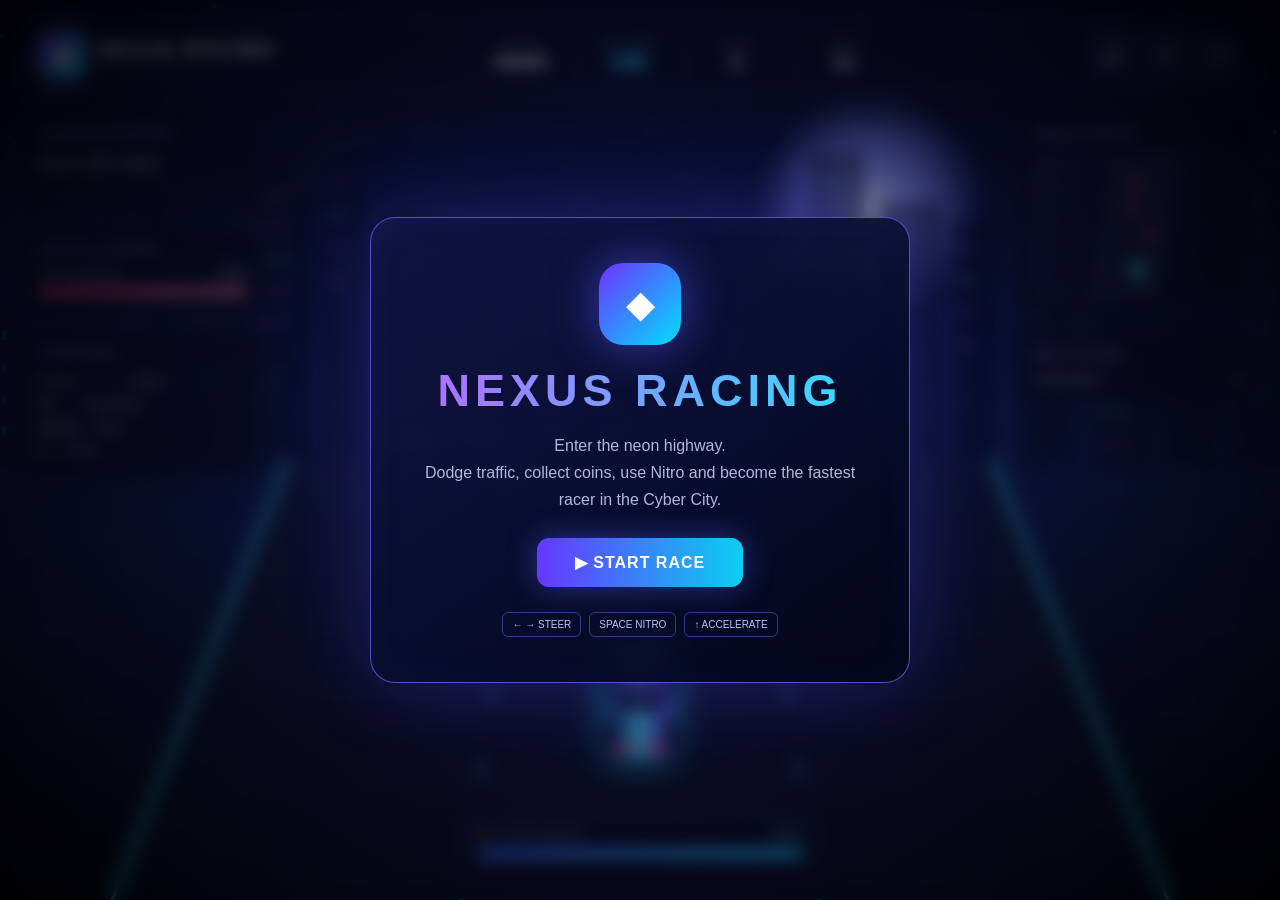
<file: game1.html>
<!DOCTYPE html>
<html lang="en">
<head>
<meta charset="UTF-8">
<meta name="viewport" content="width=device-width, initial-scale=1.0">
<title>NEXUS RACING</title>

<style>
*{
    margin:0;
    padding:0;
    box-sizing:border-box;
    user-select:none;
}

html,body{
    width:100%;
    height:100%;
    overflow:hidden;
    font-family:Arial,Helvetica,sans-serif;
    background:#02030a;
    color:#fff;
}

button{
    font:inherit;
}

#game{
    position:relative;
    width:100vw;
    height:100vh;
    overflow:hidden;
    background:
        radial-gradient(
            circle at 50% 30%,
            #18276b 0%,
            #080d2d 35%,
            #02030a 75%
        );
}

/* =========================================
   CANVAS
========================================= */

#canvas{
    position:absolute;
    inset:0;
    width:100%;
    height:100%;
}

/* =========================================
   TOP HUD
========================================= */

.topbar{
    position:absolute;
    z-index:20;
    top:18px;
    left:20px;
    right:20px;

    min-height:72px;

    display:flex;
    align-items:center;
    gap:20px;

    padding:10px 18px;

    background:rgba(5,9,30,.68);
    border:1px solid rgba(91,117,255,.5);
    backdrop-filter:blur(20px);

    border-radius:18px;

    box-shadow:
        0 15px 45px rgba(0,0,0,.35),
        inset 0 0 25px rgba(89,93,255,.06);
}

.brand{
    display:flex;
    align-items:center;
    gap:12px;
    min-width:210px;
}

.brand-logo{
    width:46px;
    height:46px;

    display:grid;
    place-items:center;

    border-radius:13px;

    font-size:23px;
    font-weight:900;

    background:
        linear-gradient(
            135deg,
            #6b37ff,
            #12d9ff
        );

    box-shadow:
        0 0 28px rgba(82,79,255,.65);
}

.brand h1{
    font-size:20px;
    letter-spacing:2px;
}

.brand small{
    display:block;
    margin-top:3px;

    color:#7e8dff;
    font-size:8px;
    letter-spacing:3px;
}

.stats{
    flex:1;

    display:flex;
    justify-content:center;
    gap:8px;
}

.stat{
    min-width:100px;
    padding:8px 15px;

    text-align:center;

    border-left:1px solid rgba(111,125,255,.3);
}

.stat span{
    display:block;

    color:#7d91c9;
    font-size:9px;
    letter-spacing:2px;

    margin-bottom:4px;
}

.stat strong{
    font-size:19px;
}

.stat strong.neon{
    color:#35dcff;
    text-shadow:0 0 12px #35dcff;
}

.top-actions{
    display:flex;
    gap:8px;
}

.hud-btn{
    width:45px;
    height:45px;

    border:1px solid rgba(105,124,255,.65);
    border-radius:12px;

    background:rgba(37,47,105,.35);

    color:#fff;
    cursor:pointer;

    transition:.2s;
}

.hud-btn:hover{
    background:rgba(90,67,255,.4);
    box-shadow:0 0 22px rgba(95,74,255,.5);
    transform:translateY(-2px);
}

/* =========================================
   LEFT HUD
========================================= */

.left-hud{
    position:absolute;
    z-index:15;

    left:20px;
    top:110px;

    width:245px;
}

.panel{
    margin-bottom:14px;

    padding:17px;

    background:rgba(5,9,29,.65);
    border:1px solid rgba(83,108,255,.42);
    backdrop-filter:blur(18px);

    border-radius:16px;

    box-shadow:
        0 12px 35px rgba(0,0,0,.25),
        inset 0 0 20px rgba(80,100,255,.04);
}

.panel-title{
    margin-bottom:13px;

    color:#9e83ff;

    font-size:11px;
    letter-spacing:2px;
    font-weight:800;
}

.mission{
    color:#dce4ff;
    font-size:14px;
    line-height:1.5;
}

.progress{
    height:7px;
    margin-top:12px;

    background:#11152b;

    border-radius:20px;
    overflow:hidden;
}

.progress-fill{
    width:0%;
    height:100%;

    background:
        linear-gradient(
            90deg,
            #7046ff,
            #18dfff
        );

    box-shadow:
        0 0 15px #4d72ff;

    transition:.25s;
}

.health-row{
    display:flex;
    justify-content:space-between;

    color:#aab4d8;
    font-size:11px;
}

.health-bar{
    height:8px;
    margin-top:8px;

    background:#151326;

    border-radius:20px;
    overflow:hidden;
}

#healthFill{
    width:100%;
    height:100%;

    background:
        linear-gradient(
            90deg,
            #ff386d,
            #ff7b9b
        );

    box-shadow:0 0 15px #ff376a;

    transition:.2s;
}

/* =========================================
   RIGHT HUD
========================================= */

.right-hud{
    position:absolute;
    z-index:15;

    right:20px;
    top:110px;

    width:245px;
}

.mini-map{
    position:relative;

    width:100%;
    height:145px;

    overflow:hidden;

    border-radius:13px;

    background:
        linear-gradient(
            120deg,
            rgba(14,20,65,.95),
            rgba(3,8,28,.95)
        );

    border:1px solid rgba(86,109,255,.55);
}

.mini-road{
    position:absolute;

    left:35%;
    width:30%;
    height:100%;

    background:#141a3a;

    transform:skewX(-8deg);

    border-left:1px solid #4a5bbd;
    border-right:1px solid #4a5bbd;
}

.mini-player{
    position:absolute;

    width:9px;
    height:15px;

    left:50%;
    bottom:20px;

    transform:translateX(-50%);

    background:#32e4ff;

    border-radius:4px;

    box-shadow:
        0 0 12px #32e4ff;
}

.mini-dot{
    position:absolute;

    width:7px;
    height:7px;

    border-radius:50%;

    background:#ff3e75;

    box-shadow:0 0 10px #ff3e75;
}

.dot1{
    left:46%;
    top:35%;
}

.dot2{
    left:55%;
    top:53%;
}

.dot3{
    left:48%;
    top:18%;
}

/* =========================================
   BOTTOM CENTER
========================================= */

.nitro-panel{
    position:absolute;

    z-index:20;

    left:50%;
    bottom:28px;

    transform:translateX(-50%);

    width:360px;

    padding:12px 16px;

    background:rgba(5,8,28,.72);

    border:1px solid rgba(80,116,255,.55);

    backdrop-filter:blur(18px);

    border-radius:18px;

    text-align:center;
}

.nitro-head{
    display:flex;
    justify-content:space-between;

    color:#aab8e5;

    font-size:10px;
    letter-spacing:2px;
}

.nitro-head strong{
    color:#43e2ff;
}

.nitro-bar{
    height:11px;

    margin-top:8px;

    overflow:hidden;

    border-radius:20px;

    background:#10152c;

    border:1px solid rgba(78,107,255,.5);
}

#nitroFill{
    width:100%;
    height:100%;

    background:
        linear-gradient(
            90deg,
            #4567ff,
            #16dfff
        );

    box-shadow:
        0 0 20px #22cfff;

    transition:.1s;
}

/* =========================================
   MOBILE CONTROLS
========================================= */

.mobile-controls{
    position:absolute;
    z-index:25;

    left:20px;
    right:20px;
    bottom:28px;

    display:none;

    justify-content:space-between;

    pointer-events:none;
}

.control-group{
    display:flex;
    gap:10px;
}

.mobile-btn{
    width:62px;
    height:62px;

    pointer-events:auto;

    border:1px solid rgba(101,124,255,.65);

    border-radius:18px;

    color:#fff;

    background:rgba(13,19,60,.75);

    backdrop-filter:blur(12px);

    font-size:22px;

    box-shadow:
        0 0 20px rgba(50,80,255,.25);
}

.mobile-btn:active{
    transform:scale(.92);
    background:rgba(93,70,255,.55);
}

.nitro-mobile{
    border-color:#21dfff;

    box-shadow:
        0 0 25px rgba(20,220,255,.35);
}

/* =========================================
   START SCREEN
========================================= */

.overlay{
    position:absolute;
    z-index:100;

    inset:0;

    display:flex;
    align-items:center;
    justify-content:center;

    background:
        radial-gradient(
            circle,
            rgba(25,30,100,.35),
            rgba(0,0,0,.82)
        );

    backdrop-filter:blur(8px);
}

.overlay.hidden{
    display:none;
}

.modal{
    width:min(540px,90%);

    padding:45px;

    text-align:center;

    background:
        linear-gradient(
            145deg,
            rgba(17,22,70,.92),
            rgba(3,6,25,.94)
        );

    border:1px solid rgba(112,101,255,.75);

    border-radius:25px;

    box-shadow:
        0 0 80px rgba(83,67,255,.28),
        inset 0 0 40px rgba(80,100,255,.05);

    animation:
        modalIn .7s ease;
}

@keyframes modalIn{
    from{
        opacity:0;
        transform:translateY(25px) scale(.96);
    }

    to{
        opacity:1;
        transform:translateY(0) scale(1);
    }
}

.modal-logo{
    width:82px;
    height:82px;

    margin:0 auto 20px;

    display:grid;
    place-items:center;

    border-radius:24px;

    font-size:38px;

    background:
        linear-gradient(
            135deg,
            #6d32ff,
            #00dfff
        );

    box-shadow:
        0 0 45px rgba(80,90,255,.6);
}

.modal h2{
    font-size:45px;

    letter-spacing:5px;

    background:
        linear-gradient(
            90deg,
            #b36cff,
            #36ddff
        );

    -webkit-background-clip:text;
    color:transparent;
}

.modal p{
    margin:15px 0 25px;

    color:#aeb9dc;

    line-height:1.7;
}

.start-btn{
    border:0;

    padding:15px 38px;

    border-radius:12px;

    color:#fff;

    font-weight:800;
    letter-spacing:1px;

    cursor:pointer;

    background:
        linear-gradient(
            90deg,
            #6737ff,
            #0bcff1
        );

    box-shadow:
        0 0 30px rgba(73,101,255,.45);

    transition:.25s;
}

.start-btn:hover{
    transform:translateY(-3px);

    box-shadow:
        0 0 45px rgba(73,101,255,.7);
}

.instructions{
    display:flex;

    justify-content:center;

    gap:8px;

    margin-top:25px;

    flex-wrap:wrap;
}

.key{
    padding:6px 9px;

    border-radius:6px;

    border:1px solid rgba(100,120,255,.45);

    color:#b6c4ff;

    font-size:10px;
}

/* =========================================
   GAME OVER
========================================= */

.final-score{
    font-size:50px;

    margin:10px 0 25px;

    color:#35ddff;

    text-shadow:
        0 0 20px #35ddff;
}

/* =========================================
   PAUSE
========================================= */

.pause-text{
    color:#8997c8;
}

/* =========================================
   RESPONSIVE
========================================= */

@media(max-width:900px){

    .topbar{
        top:8px;
        left:8px;
        right:8px;

        min-height:58px;

        padding:6px 8px;

        gap:6px;
    }

    .brand{
        min-width:auto;
    }

    .brand h1,
    .brand small{
        display:none;
    }

    .brand-logo{
        width:42px;
        height:42px;
    }

    .stats{
        gap:2px;
    }

    .stat{
        min-width:58px;
        padding:5px;
    }

    .stat span{
        font-size:7px;
    }

    .stat strong{
        font-size:14px;
    }

    .stat:nth-child(3){
        display:none;
    }

    .top-actions{
        gap:3px;
    }

    .hud-btn{
        width:39px;
        height:39px;
        font-size:14px;
    }

    .left-hud,
    .right-hud{
        display:none;
    }

    .nitro-panel{
        width:230px;
        bottom:105px;
        padding:9px 12px;
    }

    .mobile-controls{
        display:flex;
    }

    .modal{
        padding:32px 22px;
    }

    .modal h2{
        font-size:34px;
    }

    .modal-logo{
        width:68px;
        height:68px;
        font-size:30px;
    }
}

@media(min-width:901px){

    .mobile-controls{
        display:none;
    }
}
</style>
</head>

<body>

<div id="game">

<canvas id="canvas"></canvas>

<!-- =====================================
     TOP BAR
===================================== -->

<div class="topbar">

    <div class="brand">

        <div class="brand-logo">
            ◆
        </div>

        <div>
            <h1>NEXUS RACING</h1>
            <small>CYBER SPEED DIVISION</small>
        </div>

    </div>

    <div class="stats">

        <div class="stat">
            <span>SCORE</span>
            <strong id="score">00000</strong>
        </div>

        <div class="stat">
            <span>DISTANCE</span>
            <strong class="neon" id="distance">0 M</strong>
        </div>

        <div class="stat">
            <span>COINS</span>
            <strong id="coins">0</strong>
        </div>

        <div class="stat">
            <span>LEVEL</span>
            <strong id="level">01</strong>
        </div>

    </div>

    <div class="top-actions">

        <button
            class="hud-btn"
            id="soundBtn">
            🔊
        </button>

        <button
            class="hud-btn"
            id="pauseBtn">
            Ⅱ
        </button>

        <button
            class="hud-btn"
            id="restartBtn">
            ↻
        </button>

    </div>

</div>


<!-- =====================================
     LEFT HUD
===================================== -->

<div class="left-hud">

    <div class="panel">

        <div class="panel-title">
            CURRENT MISSION
        </div>

        <div
            class="mission"
            id="mission">
            Reach 1000 meters
        </div>

        <div class="progress">
            <div
                class="progress-fill"
                id="missionProgress">
            </div>
        </div>

    </div>


    <div class="panel">

        <div class="panel-title">
            VEHICLE STATUS
        </div>

        <div class="health-row">
            <span>CAR INTEGRITY</span>
            <strong id="healthText">100%</strong>
        </div>

        <div class="health-bar">
            <div id="healthFill"></div>
        </div>

    </div>


    <div class="panel">

        <div class="panel-title">
            CONTROLS
        </div>

        <div style="
            color:#aeb9dc;
            font-size:12px;
            line-height:1.9;
        ">
            <b>A / D</b> or
            <b>← / →</b> — Steer<br>
            <b>W / ↑</b> — Accelerate<br>
            <b>SPACE</b> — Nitro<br>
            <b>P</b> — Pause
        </div>

    </div>

</div>


<!-- =====================================
     RIGHT HUD
===================================== -->

<div class="right-hud">

    <div class="panel">

        <div class="panel-title">
            TRACK RADAR
        </div>

        <div class="mini-map">

            <div class="mini-road"></div>

            <div class="mini-dot dot1"></div>
            <div class="mini-dot dot2"></div>
            <div class="mini-dot dot3"></div>

            <div class="mini-player"></div>

        </div>

    </div>


    <div class="panel">

        <div class="panel-title">
            BEST SCORE
        </div>

        <div style="
            display:flex;
            justify-content:space-between;
            color:#aeb9dc;
            font-size:12px;
        ">
            <span>YOUR BEST</span>
            <strong id="bestScore">0</strong>
        </div>

    </div>

</div>


<!-- =====================================
     NITRO
===================================== -->

<div class="nitro-panel">

    <div class="nitro-head">

        <span>⚡ NITRO BOOST</span>

        <strong id="nitroText">
            100%
        </strong>

    </div>

    <div class="nitro-bar">

        <div id="nitroFill"></div>

    </div>

</div>


<!-- =====================================
     MOBILE CONTROLS
===================================== -->

<div class="mobile-controls">

    <div class="control-group">

        <button
            class="mobile-btn"
            id="leftBtn">
            ◀
        </button>

        <button
            class="mobile-btn"
            id="rightBtn">
            ▶
        </button>

    </div>

    <div class="control-group">

        <button
            class="mobile-btn nitro-mobile"
            id="nitroBtn">
            ⚡
        </button>

    </div>

</div>


<!-- =====================================
     START
===================================== -->

<div
    class="overlay"
    id="startScreen">

    <div class="modal">

        <div class="modal-logo">
            ◆
        </div>

        <h2>NEXUS RACING</h2>

        <p>
            Enter the neon highway.<br>
            Dodge traffic, collect coins,
            use Nitro and become the fastest
            racer in the Cyber City.
        </p>

        <button
            class="start-btn"
            id="startBtn">
            ▶ START RACE
        </button>

        <div class="instructions">

            <span class="key">
                ← →
                STEER
            </span>

            <span class="key">
                SPACE
                NITRO
            </span>

            <span class="key">
                ↑
                ACCELERATE
            </span>

        </div>

    </div>

</div>


<!-- =====================================
     GAME OVER
===================================== -->

<div
    class="overlay hidden"
    id="gameOver">

    <div class="modal">

        <div class="modal-logo">
            ✕
        </div>

        <h2>RACE OVER</h2>

        <p>
            Your final score
        </p>

        <div
            class="final-score"
            id="finalScore">
            0
        </div>

        <button
            class="start-btn"
            id="playAgain">
            ↻ PLAY AGAIN
        </button>

    </div>

</div>


<!-- =====================================
     PAUSE
===================================== -->

<div
    class="overlay hidden"
    id="pauseScreen">

    <div class="modal">

        <div class="modal-logo">
            Ⅱ
        </div>

        <h2>PAUSED</h2>

        <p class="pause-text">
            Your race is waiting.
        </p>

        <button
            class="start-btn"
            id="resumeBtn">
            ▶ RESUME RACE
        </button>

    </div>

</div>

</div>


<script>

/* ==================================================
   CANVAS
================================================== */

const canvas =
    document.getElementById("canvas");

const ctx =
    canvas.getContext("2d");

let W = 0;
let H = 0;

function resize(){

    W = canvas.width = window.innerWidth;
    H = canvas.height = window.innerHeight;

}

resize();

window.addEventListener(
    "resize",
    resize
);


/* ==================================================
   GAME STATE
================================================== */

let gameRunning = false;
let paused = false;

let score = 0;
let distance = 0;
let coins = 0;
let level = 1;

let health = 100;
let nitro = 100;

let speed = 8;

let roadOffset = 0;

let spawnTimer = 0;
let coinTimer = 0;

let lastTime = 0;

let bestScore =
    Number(
        localStorage.getItem(
            "nexusBest"
        )
    ) || 0;

document
    .getElementById("bestScore")
    .textContent = bestScore;


/* ==================================================
   PLAYER
================================================== */

const player = {

    lane:1,

    x:0,

    y:0,

    width:62,

    height:112,

    targetX:0,

    tilt:0,

    invincible:0

};


/* ==================================================
   LANES
================================================== */

function laneX(lane){

    const roadWidth =
        Math.min(
            W * .52,
            720
        );

    const left =
        W / 2 -
        roadWidth / 2;

    const laneWidth =
        roadWidth / 3;

    return (
        left +
        laneWidth * lane +
        laneWidth / 2
    );

}


/* ==================================================
   ENTITIES
================================================== */

let traffic = [];
let collectibleCoins = [];
let particles = [];


/* ==================================================
   INPUT
================================================== */

const keys = {};

document.addEventListener(
    "keydown",
    e => {

        keys[e.key.toLowerCase()] = true;

        if(
            [
                "arrowup",
                "arrowdown",
                "arrowleft",
                "arrowright",
                " "
            ].includes(e.key.toLowerCase())
        ){
            e.preventDefault();
        }

        if(e.key.toLowerCase()==="p"){
            togglePause();
        }

    }
);

document.addEventListener(
    "keyup",
    e => {

        keys[e.key.toLowerCase()] = false;

    }
);


/* ==================================================
   MOBILE BUTTONS
================================================== */

function holdButton(
    element,
    key
){

    element.addEventListener(
        "touchstart",
        e => {

            e.preventDefault();

            keys[key] = true;

        },
        {passive:false}
    );

    element.addEventListener(
        "touchend",
        e => {

            e.preventDefault();

            keys[key] = false;

        },
        {passive:false}
    );

}

holdButton(
    document.getElementById("leftBtn"),
    "arrowleft"
);

holdButton(
    document.getElementById("rightBtn"),
    "arrowright"
);

holdButton(
    document.getElementById("nitroBtn"),
    " "
);


/* ==================================================
   START
================================================== */

function startGame(){

    score = 0;
    distance = 0;
    coins = 0;

    level = 1;

    health = 100;
    nitro = 100;

    speed = 8;

    roadOffset = 0;

    spawnTimer = 30;
    coinTimer = 40;

    traffic = [];
    collectibleCoins = [];
    particles = [];

    player.lane = 1;

    player.x =
        laneX(1);

    player.targetX =
        player.x;

    player.y =
        H * .78;

    player.tilt = 0;

    player.invincible = 0;

    gameRunning = true;
    paused = false;

    document
        .getElementById("startScreen")
        .classList.add("hidden");

    document
        .getElementById("gameOver")
        .classList.add("hidden");

    document
        .getElementById("pauseScreen")
        .classList.add("hidden");

    updateUI();

    lastTime =
        performance.now();

    requestAnimationFrame(loop);

}


/* ==================================================
   MOVE LANE
================================================== */

let previousLeft = false;
let previousRight = false;

function handleSteering(){

    const left =
        keys["arrowleft"] ||
        keys["a"];

    const right =
        keys["arrowright"] ||
        keys["d"];

    if(
        left &&
        !previousLeft
    ){

        player.lane =
            Math.max(
                0,
                player.lane - 1
            );

    }

    if(
        right &&
        !previousRight
    ){

        player.lane =
            Math.min(
                2,
                player.lane + 1
            );

    }

    previousLeft = left;
    previousRight = right;

    player.targetX =
        laneX(
            player.lane
        );

}


/* ==================================================
   SPAWN TRAFFIC
================================================== */

function spawnTraffic(){

    let lane =
        Math.floor(
            Math.random()*3
        );

    traffic.push({

        lane,

        x:laneX(lane),

        y:-150,

        width:58,

        height:105,

        speed:
            4+
            Math.random()*3+
            level*.25,

        type:
            Math.random()>.5
            ? "sport"
            : "truck",

        color:
            Math.random()>.5
            ? "#e942ff"
            : "#31dfff"

    });

}


/* ==================================================
   SPAWN COIN
================================================== */

function spawnCoin(){

    const lane =
        Math.floor(
            Math.random()*3
        );

    collectibleCoins.push({

        lane,

        x:laneX(lane),

        y:-30,

        size:13,

        rotation:
            Math.random()*Math.PI*2

    });

}


/* ==================================================
   PARTICLES
================================================== */

function burst(
    x,
    y,
    amount,
    color
){

    for(
        let i=0;
        i<amount;
        i++
    ){

        const angle =
            Math.random() *
            Math.PI * 2;

        const force =
            Math.random()*5+1;

        particles.push({

            x,
            y,

            vx:
                Math.cos(angle)*
                force,

            vy:
                Math.sin(angle)*
                force,

            life:
                25+
                Math.random()*30,

            color

        });

    }

}


/* ==================================================
   UPDATE
================================================== */

function update(){

    handleSteering();


    /* =============================================
       ACCELERATION
    ============================================= */

    let accelerating =
        keys["arrowup"] ||
        keys["w"];

    let braking =
        keys["arrowdown"] ||
        keys["s"];

    if(accelerating){

        speed += .12;

    }else{

        speed -= .025;

    }

    if(braking){

        speed -= .16;

    }


    /* =============================================
       NITRO
    ============================================= */

    const usingNitro =
        keys[" "] &&
        nitro > 0;

    if(usingNitro){

        speed += .32;

        nitro -= .65;

        if(
            Math.random()>.35
        ){

            burst(
                player.x,
                player.y+
                player.height/2,
                2,
                "#28dfff"
            );

        }

    }else{

        nitro += .06;

    }

    nitro =
        Math.max(
            0,
            Math.min(
                100,
                nitro
            )
        );


    speed =
        Math.max(
            5,
            Math.min(
                usingNitro
                ? 18
                : 12,
                speed
            )
        );


    /* =============================================
       PLAYER
    ============================================= */

    player.x +=
        (
            player.targetX -
            player.x
        )*.16;

    player.y =
        H*.78;

    player.tilt =
        (
            player.targetX -
            player.x
        )*.03;

    if(player.invincible>0)
        player.invincible--;


    /* =============================================
       ROAD
    ============================================= */

    roadOffset +=
        speed;

    distance +=
        speed*.055;

    score +=
        speed*.045;


    /* =============================================
       LEVEL
    ============================================= */

    level =
        Math.floor(
            distance/1000
        )+1;


    /* =============================================
       SPAWN TRAFFIC
    ============================================= */

    spawnTimer--;

    if(spawnTimer<=0){

        spawnTraffic();

        spawnTimer =
            Math.max(
                25,
                75 -
                level*4
            );

    }


    /* =============================================
       SPAWN COINS
    ============================================= */

    coinTimer--;

    if(coinTimer<=0){

        spawnCoin();

        coinTimer =
            40+
            Math.random()*50;

    }


    /* =============================================
       TRAFFIC
    ============================================= */

    for(
        let i=traffic.length-1;
        i>=0;
        i--
    ){

        const car =
            traffic[i];

        car.y +=
            speed*.72+
            car.speed*.25;


        /* COLLISION */

        const hit =
            Math.abs(
                player.x -
                car.x
            ) <
            45 &&
            Math.abs(
                player.y -
                car.y
            ) <
            80;


        if(
            hit &&
            player.invincible<=0
        ){

            health -= 22;

            player.invincible = 80;

            burst(
                player.x,
                player.y,
                25,
                "#ff3b70"
            );

            speed *= .6;

        }


        if(
            car.y >
            H+180
        ){

            traffic.splice(
                i,
                1
            );

            score += 20;

        }

    }


    /* =============================================
       COINS
    ============================================= */

    for(
        let i=collectibleCoins.length-1;
        i>=0;
        i--
    ){

        const c =
            collectibleCoins[i];

        c.y +=
            speed*.72;

        c.rotation += .08;


        const hit =
            Math.abs(
                player.x -
                c.x
            ) < 45 &&
            Math.abs(
                player.y -
                c.y
            ) < 70;


        if(hit){

            coins++;

            score += 100;

            burst(
                c.x,
                c.y,
                15,
                "#ffd83d"
            );

            collectibleCoins.splice(
                i,
                1
            );

            continue;

        }


        if(c.y>H+50){

            collectibleCoins.splice(
                i,
                1
            );

        }

    }


    /* =============================================
       PARTICLES
    ============================================= */

    for(
        let i=particles.length-1;
        i>=0;
        i--
    ){

        const p =
            particles[i];

        p.x += p.vx;
        p.y += p.vy;

        p.vx *= .96;
        p.vy *= .96;

        p.life--;

        if(p.life<=0){

            particles.splice(
                i,
                1
            );

        }

    }


    /* =============================================
       HEALTH
    ============================================= */

    if(health<=0){

        health = 0;

        endGame();

    }


    updateUI();

}


/* ==================================================
   BACKGROUND
================================================== */

function drawBackground(){

    ctx.clearRect(
        0,
        0,
        W,
        H
    );


    /* SKY */

    const sky =
        ctx.createLinearGradient(
            0,
            0,
            0,
            H
        );

    sky.addColorStop(
        0,
        "#02051c"
    );

    sky.addColorStop(
        .45,
        "#101d58"
    );

    sky.addColorStop(
        1,
        "#03040d"
    );

    ctx.fillStyle = sky;

    ctx.fillRect(
        0,
        0,
        W,
        H
    );


    /* MOON */

    ctx.save();

    ctx.shadowBlur = 60;
    ctx.shadowColor =
        "#6e75ff";

    const moon =
        ctx.createRadialGradient(
            W*.68,
            H*.23,
            5,
            W*.68,
            H*.23,
            115
        );

    moon.addColorStop(
        0,
        "#e4edff"
    );

    moon.addColorStop(
        .25,
        "#9aa9ff"
    );

    moon.addColorStop(
        1,
        "rgba(70,80,180,0)"
    );

    ctx.fillStyle = moon;

    ctx.beginPath();

    ctx.arc(
        W*.68,
        H*.23,
        115,
        0,
        Math.PI*2
    );

    ctx.fill();

    ctx.restore();


    /* CITY */

    drawCity();


    /* ROAD */

    drawRoad();


    /* STARS */

    drawStars();

}


/* ==================================================
   CITY
================================================== */

let cityBuildings = [];

function initCity(){

    cityBuildings = [];

    for(
        let x=-100;
        x<W+100;
        x+=70
    ){

        cityBuildings.push({

            x,

            width:
                45+
                Math.random()*30,

            height:
                100+
                Math.random()*220,

            windows:
                3+
                Math.floor(
                    Math.random()*6
                )

        });

    }

}

initCity();

window.addEventListener(
    "resize",
    initCity
);


function drawCity(){

    const horizon =
        H*.52;

    for(
        const b of cityBuildings
    ){

        const y =
            horizon -
            b.height;

        ctx.fillStyle =
            "#030718";

        ctx.fillRect(
            b.x,
            y,
            b.width,
            b.height
        );


        ctx.strokeStyle =
            "rgba(62,89,255,.25)";

        ctx.strokeRect(
            b.x,
            y,
            b.width,
            b.height
        );


        for(
            let row=0;
            row<b.windows;
            row++
        ){

            const wy =
                y+
                25+
                row*32;

            if(
                wy >
                horizon-10
            ) continue;

            ctx.fillStyle =
                (
                    row+
                    Math.floor(b.x)
                )%3===0
                ? "#35dfff"
                : "#9d4dff";

            ctx.globalAlpha=.45;

            ctx.fillRect(
                b.x+8,
                wy,
                5,
                9
            );

            ctx.fillRect(
                b.x+20,
                wy,
                5,
                9
            );

            if(b.width>55){

                ctx.fillRect(
                    b.x+32,
                    wy,
                    5,
                    9
                );

            }

        }

    }

    ctx.globalAlpha=1;

}


/* ==================================================
   ROAD
================================================== */

function drawRoad(){

    const horizon =
        H*.51;

    const roadWidth =
        Math.min(
            W*.55,
            760
        );

    const bottomWidth =
        roadWidth*1.5;

    const center =
        W/2;


    /* ROAD */

    const roadGradient =
        ctx.createLinearGradient(
            0,
            horizon,
            0,
            H
        );

    roadGradient.addColorStop(
        0,
        "#101638"
    );

    roadGradient.addColorStop(
        1,
        "#050816"
    );

    ctx.fillStyle =
        roadGradient;

    ctx.beginPath();

    ctx.moveTo(
        center-roadWidth/2,
        horizon
    );

    ctx.lineTo(
        center+roadWidth/2,
        horizon
    );

    ctx.lineTo(
        center+bottomWidth/2,
        H
    );

    ctx.lineTo(
        center-bottomWidth/2,
        H
    );

    ctx.closePath();

    ctx.fill();


    /* ROAD EDGES */

    ctx.strokeStyle =
        "#25dfff";

    ctx.lineWidth=3;

    ctx.shadowBlur=15;
    ctx.shadowColor="#25dfff";

    ctx.beginPath();

    ctx.moveTo(
        center-roadWidth/2,
        horizon
    );

    ctx.lineTo(
        center-bottomWidth/2,
        H
    );

    ctx.stroke();

    ctx.beginPath();

    ctx.moveTo(
        center+roadWidth/2,
        horizon
    );

    ctx.lineTo(
        center+bottomWidth/2,
        H
    );

    ctx.stroke();

    ctx.shadowBlur=0;


    /* LANE LINES */

    for(
        let lane=1;
        lane<3;
        lane++
    ){

        const topX =
            center-
            roadWidth/2+
            roadWidth*
            lane/3;

        const bottomX =
            center-
            bottomWidth/2+
            bottomWidth*
            lane/3;


        for(
            let i=-1;
            i<14;
            i++
        ){

            const segment =
                75;

            const offset =
                (
                    roadOffset*1.7
                ) %
                (
                    segment*2
                );

            const t1 =
                Math.max(
                    0,
                    (
                        i*segment+
                        offset
                    )/
                    (H-horizon)
                );

            const t2 =
                Math.min(
                    1,
                    t1+.045
                );

            const y1 =
                horizon+
                (H-horizon)*
                t1;

            const y2 =
                horizon+
                (H-horizon)*
                t2;

            const x1 =
                topX+
                (
                    bottomX-
                    topX
                )*t1;

            const x2 =
                topX+
                (
                    bottomX-
                    topX
                )*t2;

            ctx.strokeStyle =
                "rgba(89,147,255,.5)";

            ctx.lineWidth =
                3+
                t1*4;

            ctx.beginPath();

            ctx.moveTo(
                x1,
                y1
            );

            ctx.lineTo(
                x2,
                y2
            );

            ctx.stroke();

        }

    }

}


/* ==================================================
   STARS
================================================== */

let stars=[];

for(
    let i=0;
    i<180;
    i++
){

    stars.push({

        x:Math.random()*W,

        y:Math.random()*H*.55,

        size:
            Math.random()*1.8+.3,

        speed:
            Math.random()*.4+.1

    });

}

function drawStars(){

    for(
        const s of stars
    ){

        s.y +=
            s.speed;

        if(
            s.y >
            H*.55
        ){

            s.y=0;

            s.x=
                Math.random()*W;

        }

        ctx.fillStyle =
            "rgba(180,210,255,.7)";

        ctx.beginPath();

        ctx.arc(
            s.x,
            s.y,
            s.size,
            0,
            Math.PI*2
        );

        ctx.fill();

    }

}


/* ==================================================
   PLAYER CAR
================================================== */

function drawPlayer(){

    ctx.save();

    ctx.translate(
        player.x,
        player.y
    );

    ctx.rotate(
        player.tilt
    );


    /* INVINCIBILITY */

    if(
        player.invincible>0 &&
        Math.floor(
            player.invincible/6
        )%2===0
    ){

        ctx.globalAlpha=.45;

    }


    /* CAR SHADOW */

    ctx.shadowBlur=35;

    ctx.shadowColor =
        "#17dfff";


    /* BODY */

    const body =
        ctx.createLinearGradient(
            -30,
            0,
            30,
            0
        );

    body.addColorStop(
        0,
        "#13245b"
    );

    body.addColorStop(
        .5,
        "#39ddff"
    );

    body.addColorStop(
        1,
        "#5226a8"
    );

    ctx.fillStyle =
        body;

    ctx.beginPath();

    ctx.roundRect(
        -31,
        -56,
        62,
        112,
        17
    );

    ctx.fill();


    /* ROOF */

    ctx.shadowBlur=0;

    const glass =
        ctx.createLinearGradient(
            0,
            -45,
            0,
            0
        );

    glass.addColorStop(
        0,
        "#94eaff"
    );

    glass.addColorStop(
        .45,
        "#263d88"
    );

    glass.addColorStop(
        1,
        "#10182f"
    );

    ctx.fillStyle =
        glass;

    ctx.beginPath();

    ctx.roundRect(
        -22,
        -38,
        44,
        48,
        12
    );

    ctx.fill();


    /* ROOF LINE */

    ctx.strokeStyle =
        "rgba(148,244,255,.8)";

    ctx.lineWidth=2;

    ctx.beginPath();

    ctx.moveTo(
        -20,
        -34
    );

    ctx.lineTo(
        20,
        -34
    );

    ctx.stroke();


    /* CENTER STRIPE */

    ctx.fillStyle =
        "rgba(255,255,255,.18)";

    ctx.fillRect(
        -3,
        -55,
        6,
        105
    );


    /* HEAD LIGHTS */

    ctx.shadowBlur=18;
    ctx.shadowColor="#dfffff";

    ctx.fillStyle =
        "#dfffff";

    ctx.beginPath();

    ctx.roundRect(
        -24,
        -51,
        14,
        6,
        3
    );

    ctx.roundRect(
        10,
        -51,
        14,
        6,
        3
    );

    ctx.fill();


    /* TAIL LIGHTS */

    ctx.shadowColor="#ff2e72";

    ctx.fillStyle =
        "#ff316e";

    ctx.fillRect(
        -24,
        44,
        14,
        6
    );

    ctx.fillRect(
        10,
        44,
        14,
        6
    );


    /* WHEELS */

    ctx.shadowBlur=0;

    ctx.fillStyle="#050611";

    ctx.fillRect(
        -35,
        -33,
        8,
        26
    );

    ctx.fillRect(
        27,
        -33,
        8,
        26
    );

    ctx.fillRect(
        -35,
        20,
        8,
        26
    );

    ctx.fillRect(
        27,
        20,
        8,
        26
    );


    /* NITRO FLAMES */

    if(
        keys[" "] &&
        nitro>0
    ){

        ctx.shadowBlur=25;
        ctx.shadowColor="#27dcff";

        ctx.fillStyle="#31eaff";

        ctx.beginPath();

        ctx.moveTo(
            -18,
            53
        );

        ctx.lineTo(
            -8,
            53+
            Math.random()*22
        );

        ctx.lineTo(
            0,
            53
        );

        ctx.closePath();

        ctx.fill();

        ctx.beginPath();

        ctx.moveTo(
            0,
            53
        );

        ctx.lineTo(
            9,
            53+
            Math.random()*25
        );

        ctx.lineTo(
            18,
            53
        );

        ctx.closePath();

        ctx.fill();

    }


    ctx.restore();

}


/* ==================================================
   TRAFFIC CAR
================================================== */

function drawTrafficCar(car){

    ctx.save();

    ctx.translate(
        car.x,
        car.y
    );


    /* SHADOW */

    ctx.shadowBlur=22;
    ctx.shadowColor =
        car.color;

    ctx.fillStyle =
        car.color;

    ctx.beginPath();

    ctx.roundRect(
        -29,
        -52,
        58,
        104,
        13
    );

    ctx.fill();


    /* WINDOW */

    ctx.shadowBlur=0;

    ctx.fillStyle =
        "#0a1025";

    ctx.beginPath();

    ctx.roundRect(
        -20,
        -34,
        40,
        38,
        9
    );

    ctx.fill();


    /* FRONT */

    ctx.fillStyle =
        "#eafcff";

    ctx.fillRect(
        -20,
        -46,
        12,
        5
    );

    ctx.fillRect(
        8,
        -46,
        12,
        5
    );


    /* BACK */

    ctx.fillStyle =
        "#ff245f";

    ctx.fillRect(
        -20,
        39,
        12,
        5
    );

    ctx.fillRect(
        8,
        39,
        12,
        5
    );


    /* WHEELS */

    ctx.fillStyle =
        "#03040a";

    ctx.fillRect(
        -33,
        -28,
        7,
        23
    );

    ctx.fillRect(
        26,
        -28,
        7,
        23
    );

    ctx.fillRect(
        -33,
        17,
        7,
        23
    );

    ctx.fillRect(
        26,
        17,
        7,
        23
    );


    ctx.restore();

}


/* ==================================================
   COIN
================================================== */

function drawCoin(c){

    ctx.save();

    ctx.translate(
        c.x,
        c.y
    );

    ctx.rotate(
        c.rotation
    );

    ctx.shadowBlur=25;
    ctx.shadowColor="#ffd82f";

    ctx.fillStyle =
        "#ffd83d";

    ctx.beginPath();

    ctx.arc(
        0,
        0,
        c.size,
        0,
        Math.PI*2
    );

    ctx.fill();

    ctx.fillStyle =
        "#fff1a1";

    ctx.font =
        "bold 15px Arial";

    ctx.textAlign =
        "center";

    ctx.textBaseline =
        "middle";

    ctx.fillText(
        "$",
        0,
        1
    );

    ctx.restore();

}


/* ==================================================
   PARTICLES
================================================== */

function drawParticles(){

    for(
        const p of particles
    ){

        ctx.globalAlpha =
            Math.max(
                0,
                p.life/50
            );

        ctx.fillStyle =
            p.color;

        ctx.beginPath();

        ctx.arc(
            p.x,
            p.y,
            3,
            0,
            Math.PI*2
        );

        ctx.fill();

    }

    ctx.globalAlpha=1;

}


/* ==================================================
   DRAW
================================================== */

function draw(){

    drawBackground();


    /* COINS */

    for(
        const c of collectibleCoins
    ){

        drawCoin(c);

    }


    /* TRAFFIC */

    for(
        const car of traffic
    ){

        drawTrafficCar(car);

    }


    /* PARTICLES */

    drawParticles();


    /* PLAYER */

    drawPlayer();

}


/* ==================================================
   UI
================================================== */

function updateUI(){

    document
        .getElementById("score")
        .textContent =
            Math.floor(score)
            .toString()
            .padStart(
                5,
                "0"
            );


    document
        .getElementById("distance")
        .textContent =
            Math.floor(distance)
            +" M";


    document
        .getElementById("coins")
        .textContent =
            coins;


    document
        .getElementById("level")
        .textContent =
            level
            .toString()
            .padStart(
                2,
                "0"
            );


    document
        .getElementById("healthText")
        .textContent =
            Math.floor(
                health
            )+"%";


    document
        .getElementById("healthFill")
        .style.width =
            health+"%";


    document
        .getElementById("nitroText")
        .textContent =
            Math.floor(
                nitro
            )+"%";


    document
        .getElementById("nitroFill")
        .style.width =
            nitro+"%";


    const missionTarget =
        level*1000;

    const progress =
        (
            distance%
            1000
        )/1000*100;


    document
        .getElementById(
            "missionProgress"
        )
        .style.width =
            progress+"%";


    document
        .getElementById(
            "mission"
        )
        .textContent =
            "Reach "+
            missionTarget+
            " meters";


    if(
        score >
        bestScore
    ){

        bestScore =
            Math.floor(score);

        document
            .getElementById(
                "bestScore"
            )
            .textContent =
                bestScore;

        localStorage.setItem(
            "nexusBest",
            bestScore
        );

    }

}


/* ==================================================
   GAME OVER
================================================== */

function endGame(){

    gameRunning=false;

    document
        .getElementById(
            "finalScore"
        )
        .textContent =
            Math.floor(score);

    document
        .getElementById(
            "gameOver"
        )
        .classList
        .remove("hidden");

}


/* ==================================================
   PAUSE
================================================== */

function togglePause(){

    if(!gameRunning)
        return;

    paused = !paused;

    document
        .getElementById(
            "pauseScreen"
        )
        .classList
        .toggle(
            "hidden",
            !paused
        );

    if(!paused){

        lastTime =
            performance.now();

        requestAnimationFrame(
            loop
        );

    }

}


/* ==================================================
   GAME LOOP
================================================== */

function loop(time){

    if(
        !gameRunning ||
        paused
    ){

        return;

    }


    const delta =
        Math.min(
            2,
            (time-lastTime)/
            16.67
        );

    lastTime=time;


    /* UPDATE MULTIPLE STEPS */

    update();


    draw();


    requestAnimationFrame(
        loop
    );

}


/* ==================================================
   BUTTONS
================================================== */

document
    .getElementById("startBtn")
    .addEventListener(
        "click",
        startGame
    );


document
    .getElementById("playAgain")
    .addEventListener(
        "click",
        startGame
    );


document
    .getElementById("pauseBtn")
    .addEventListener(
        "click",
        togglePause
    );


document
    .getElementById("resumeBtn")
    .addEventListener(
        "click",
        togglePause
    );


document
    .getElementById("restartBtn")
    .addEventListener(
        "click",
        ()=>{
            startGame();
        }
    );


/* ==================================================
   SOUND BUTTON
================================================== */

let soundOn=true;

document
    .getElementById("soundBtn")
    .addEventListener(
        "click",
        function(){

            soundOn =
                !soundOn;

            this.textContent =
                soundOn
                ? "🔊"
                : "🔇";

        }
    );


/* ==================================================
   INITIAL
================================================== */

player.x =
    laneX(1);

player.targetX =
    player.x;

player.y =
    H*.78;

updateUI();

draw();

</script>

</body>
</html>
</file>
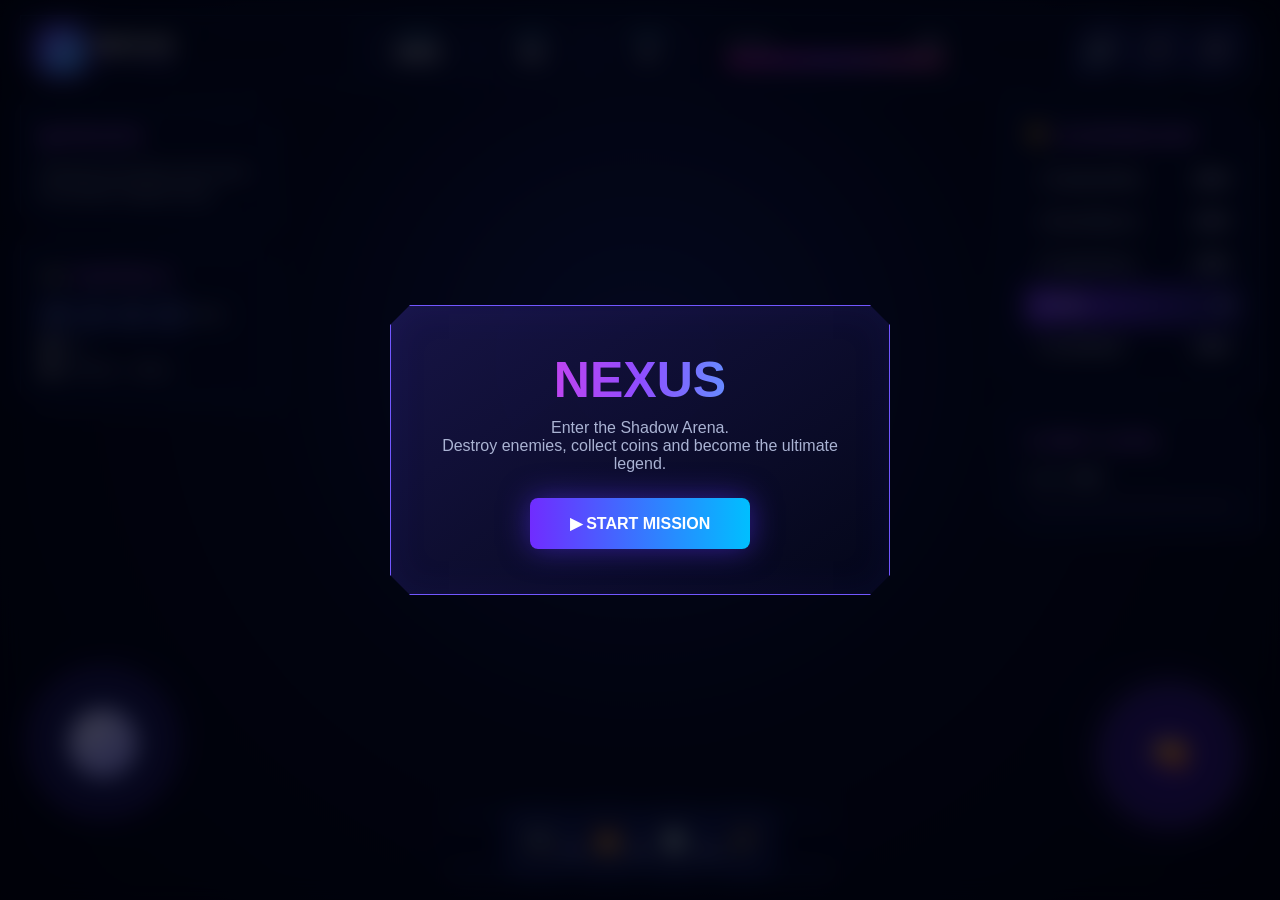
<file: game3.html>
<!DOCTYPE html>
<html lang="en">
<head>
<meta charset="UTF-8">
<meta name="viewport" content="width=device-width,initial-scale=1.0">
<title>NEXUS PLAY ARENA</title>

<style>
*{
    margin:0;
    padding:0;
    box-sizing:border-box;
    user-select:none;
}

body{
    overflow:hidden;
    background:#02040e;
    color:white;
    font-family:Arial,Helvetica,sans-serif;
}

#game{
    position:relative;
    width:100vw;
    height:100vh;
    overflow:hidden;
    background:
        radial-gradient(circle at 50% 40%,#111b55 0%,#05091d 45%,#010208 100%);
}

canvas{
    position:absolute;
    inset:0;
    width:100%;
    height:100%;
}

/* ================= TOP ================= */

.top{
    position:absolute;
    top:15px;
    left:20px;
    right:20px;
    height:70px;
    z-index:20;

    display:flex;
    align-items:center;
    gap:20px;

    padding:10px 18px;

    border:1px solid rgba(84,151,255,.35);
    background:rgba(5,10,31,.72);
    backdrop-filter:blur(18px);

    clip-path:polygon(
        0 0,
        calc(100% - 18px) 0,
        100% 18px,
        100% 100%,
        18px 100%,
        0 calc(100% - 18px)
    );

    box-shadow:
        0 0 30px rgba(45,80,255,.15),
        inset 0 0 25px rgba(70,90,255,.05);
}

.logo{
    min-width:210px;
    display:flex;
    align-items:center;
    gap:10px;
}

.logoIcon{
    width:45px;
    height:45px;

    display:grid;
    place-items:center;

    font-size:27px;

    border:1px solid #6b51ff;
    border-radius:13px;

    background:linear-gradient(
        135deg,
        #4d23ff,
        #00bfff
    );

    box-shadow:
        0 0 25px #6040ff,
        inset 0 0 15px #b7a7ff;
}

.logoText{
    font-weight:900;
    font-size:22px;
    letter-spacing:1px;
}

.logoText small{
    display:block;
    color:#7c5cff;
    font-size:9px;
    letter-spacing:3px;
}

/* TOP STATS */

.stats{
    display:flex;
    align-items:center;
    justify-content:center;
    flex:1;
    height:100%;
}

.stat{
    height:52px;
    min-width:115px;
    padding:5px 20px;
    text-align:center;

    border-left:1px solid rgba(78,124,255,.4);

    background:rgba(40,60,150,.12);
}

.stat:last-child{
    border-right:1px solid rgba(78,124,255,.4);
}

.stat span{
    display:block;
    color:#54d9ff;
    font-size:10px;
    letter-spacing:1px;
    margin-bottom:2px;
}

.stat b{
    font-size:20px;
}

.shield{
    min-width:260px;
    padding:0 20px;
}

.shieldTitle{
    display:flex;
    justify-content:space-between;
    font-size:11px;
    color:#b9bff0;
}

.shieldBar{
    width:100%;
    height:10px;
    margin-top:7px;
    border-radius:20px;
    overflow:hidden;
    background:#17152b;
    border:1px solid #493d7b;
}

#shieldFill{
    width:100%;
    height:100%;
    background:linear-gradient(
        90deg,
        #ff18d0,
        #9d35ff,
        #ff4d9d
    );

    box-shadow:0 0 20px #ff22dd;
    transition:.2s;
}

/* TOP BUTTONS */

.topButtons{
    display:flex;
    gap:8px;
}

.iconBtn{
    width:50px;
    height:50px;

    color:white;
    font-size:22px;

    cursor:pointer;

    border:1px solid #4c64ff;
    background:rgba(35,35,100,.35);

    clip-path:polygon(
        10px 0,
        100% 0,
        100% calc(100% - 10px),
        calc(100% - 10px) 100%,
        0 100%,
        0 10px
    );

    box-shadow:
        inset 0 0 20px rgba(80,80,255,.15),
        0 0 12px rgba(70,70,255,.2);
}

.iconBtn:hover{
    background:rgba(100,60,255,.4);
    box-shadow:0 0 25px #6b40ff;
}

/* ================= LEFT PANELS ================= */

.leftPanel{
    position:absolute;
    z-index:15;
    left:20px;
    top:105px;
    width:255px;
}

.panel{
    margin-bottom:18px;
    padding:20px;

    background:rgba(6,12,39,.7);
    backdrop-filter:blur(18px);

    border:1px solid rgba(58,119,255,.65);

    clip-path:polygon(
        0 0,
        calc(100% - 15px) 0,
        100% 15px,
        100% 100%,
        15px 100%,
        0 calc(100% - 15px)
    );

    box-shadow:
        0 0 25px rgba(32,72,255,.12),
        inset 0 0 25px rgba(32,72,255,.04);
}

.panel h3{
    color:#b45cff;
    letter-spacing:1px;
    margin-bottom:14px;
    font-size:17px;
}

.panel p{
    color:#b8c3e5;
    line-height:1.6;
    font-size:14px;
}

.control{
    display:flex;
    align-items:center;
    gap:8px;
    margin:9px 0;
    color:#ccd2f5;
    font-size:13px;
}

.key{
    min-width:30px;
    height:28px;

    display:grid;
    place-items:center;

    border:1px solid #5d72ff;
    border-radius:5px;

    color:white;
    background:rgba(55,75,180,.3);

    box-shadow:0 0 8px rgba(80,100,255,.25);
}

/* ================= RIGHT ================= */

.rightPanel{
    position:absolute;
    z-index:15;
    right:20px;
    top:105px;
    width:255px;
}

.leader{
    list-style:none;
}

.leader li{
    display:flex;
    justify-content:space-between;
    padding:10px;
    margin:4px 0;

    color:#c5cae8;
    border-radius:5px;
}

.leader li.active{
    color:white;

    background:linear-gradient(
        90deg,
        rgba(117,48,255,.8),
        rgba(69,58,220,.3)
    );

    box-shadow:0 0 18px rgba(110,60,255,.35);
}

/* NEXT LEVEL */

.progress{
    height:10px;
    margin-top:12px;

    background:#14152e;
    border:1px solid #41427d;
    border-radius:20px;
    overflow:hidden;
}

#progressFill{
    width:0%;
    height:100%;
    background:linear-gradient(
        90deg,
        #6e36ff,
        #20d7ff
    );

    box-shadow:0 0 15px #7348ff;
}

/* ================= MISSION ================= */

.mission{
    position:absolute;
    z-index:15;

    left:50%;
    bottom:25px;
    transform:translateX(-50%);

    min-width:420px;
    padding:14px 30px;

    text-align:center;

    background:rgba(5,9,30,.75);
    backdrop-filter:blur(20px);

    border:1px solid #5369ff;

    clip-path:polygon(
        20px 0,
        calc(100% - 20px) 0,
        100% 50%,
        calc(100% - 20px) 100%,
        20px 100%,
        0 50%
    );

    box-shadow:0 0 25px rgba(65,75,255,.25);
}

.mission small{
    display:block;
    color:#7d8eff;
    letter-spacing:2px;
    font-size:9px;
}

.mission strong{
    display:block;
    margin-top:4px;
    color:white;
}

/* ================= CONTROLS ================= */

.joystick{
    position:absolute;
    z-index:20;

    left:35px;
    bottom:90px;

    width:135px;
    height:135px;

    border-radius:50%;

    border:2px solid #754dff;

    background:
        radial-gradient(
            circle,
            rgba(85,110,255,.65),
            rgba(23,20,92,.25) 55%,
            rgba(30,0,90,.15)
        );

    box-shadow:
        0 0 30px rgba(98,51,255,.4),
        inset 0 0 30px rgba(70,70,255,.4);
}

.stick{
    position:absolute;
    width:65px;
    height:65px;
    left:50%;
    top:50%;
    transform:translate(-50%,-50%);

    border-radius:50%;

    background:radial-gradient(
        circle at 35% 30%,
        #d7d5ff,
        #5d5cff
    );

    box-shadow:
        0 0 25px #6558ff,
        inset 0 0 20px white;
}

.fire{
    position:absolute;
    z-index:20;

    right:45px;
    bottom:80px;

    width:130px;
    height:130px;

    border-radius:50%;

    border:2px solid #8b4cff;

    background:radial-gradient(
        circle,
        rgba(105,42,255,.65),
        rgba(20,10,80,.25)
    );

    color:white;
    font-size:35px;

    box-shadow:
        0 0 40px rgba(118,55,255,.5),
        inset 0 0 30px rgba(100,50,255,.4);

    cursor:pointer;
}

.fire:active{
    transform:scale(.94);
}

/* ABILITIES */

.abilities{
    position:absolute;
    z-index:20;

    left:50%;
    bottom:30px;

    transform:translateX(-50%);

    display:flex;
    gap:10px;
}

.skill{
    width:58px;
    height:58px;

    border:1px solid #5578ff;
    background:rgba(15,20,65,.8);

    color:white;
    font-size:23px;

    border-radius:10px;

    box-shadow:0 0 15px rgba(50,80,255,.3);

    cursor:pointer;
}

.skill:hover{
    background:rgba(100,60,255,.4);
}

/* ================= OVERLAY ================= */

.overlay{
    position:absolute;
    inset:0;
    z-index:100;

    display:flex;
    align-items:center;
    justify-content:center;

    background:rgba(1,2,10,.72);
    backdrop-filter:blur(12px);
}

.modal{
    width:min(500px,90%);
    padding:45px;
    text-align:center;

    border:1px solid #7257ff;

    background:
        linear-gradient(
            145deg,
            rgba(25,22,75,.9),
            rgba(4,7,25,.92)
        );

    clip-path:polygon(
        20px 0,
        calc(100% - 20px) 0,
        100% 20px,
        100% calc(100% - 20px),
        calc(100% - 20px) 100%,
        20px 100%,
        0 calc(100% - 20px),
        0 20px
    );

    box-shadow:
        0 0 60px rgba(80,50,255,.4),
        inset 0 0 40px rgba(80,60,255,.08);
}

.modal h1{
    font-size:50px;
    margin-bottom:10px;

    background:linear-gradient(
        90deg,
        #ff39dd,
        #8f4dff,
        #30dfff
    );

    -webkit-background-clip:text;
    color:transparent;
}

.modal p{
    color:#aab3d3;
    margin-bottom:25px;
}

.start{
    padding:16px 40px;

    border:0;
    border-radius:8px;

    color:white;
    font-weight:bold;
    font-size:16px;

    cursor:pointer;

    background:linear-gradient(
        90deg,
        #702cff,
        #00bfff
    );

    box-shadow:0 0 30px rgba(90,50,255,.5);
}

.start:hover{
    transform:translateY(-2px);
    box-shadow:0 0 45px rgba(100,60,255,.7);
}

/* ================= PAUSE ================= */

.hidden{
    display:none !important;
}

/* ================= MOBILE ================= */

@media(max-width:900px){

    .top{
        left:8px;
        right:8px;
        top:8px;
        height:60px;
        gap:5px;
        padding:6px;
    }

    .logo{
        min-width:auto;
    }

    .logoText{
        display:none;
    }

    .logoIcon{
        width:42px;
        height:42px;
    }

    .stat{
        min-width:60px;
        padding:4px;
    }

    .stat b{
        font-size:14px;
    }

    .shield{
        display:none;
    }

    .topButtons .iconBtn{
        width:38px;
        height:42px;
        font-size:16px;
    }

    .leftPanel,
    .rightPanel{
        display:none;
    }

    .mission{
        min-width:270px;
        bottom:18px;
        font-size:12px;
    }

    .abilities{
        bottom:85px;
    }

    .skill{
        width:45px;
        height:45px;
        font-size:18px;
    }

    .joystick{
        width:110px;
        height:110px;
        left:20px;
        bottom:80px;
    }

    .stick{
        width:52px;
        height:52px;
    }

    .fire{
        width:105px;
        height:105px;
        right:20px;
        bottom:75px;
    }
}
</style>
</head>

<body>

<div id="game">

<canvas id="canvas"></canvas>

<!-- TOP UI -->
<div class="top">

    <div class="logo">
        <div class="logoIcon">✦</div>
        <div class="logoText">
            NEXUS
            <small>PLAY ARENA</small>
        </div>
    </div>

    <div class="stats">

        <div class="stat">
            <span>SCORE</span>
            <b id="score">0000</b>
        </div>

        <div class="stat">
            <span>LEVEL</span>
            <b id="level">01</b>
        </div>

        <div class="stat">
            <span>COINS</span>
            <b id="coins">0</b>
        </div>

        <div class="shield">

            <div class="shieldTitle">
                <span>♥ SHIELD</span>
                <b id="shieldText">100%</b>
            </div>

            <div class="shieldBar">
                <div id="shieldFill"></div>
            </div>

        </div>

    </div>

    <div class="topButtons">

        <button class="iconBtn" id="soundBtn">🔊</button>
        <button class="iconBtn" id="pauseBtn">Ⅱ</button>
        <button class="iconBtn" id="resetBtn">⚙</button>

    </div>

</div>


<!-- LEFT -->
<div class="leftPanel">

    <div class="panel">

        <h3>◉ MISSION</h3>

        <p>
            Eliminate all enemies and survive
            the futuristic Shadow Arena.
        </p>

    </div>

    <div class="panel">

        <h3>🎮 CONTROLS</h3>

        <div class="control">
            <span class="key">W</span>
            <span class="key">A</span>
            <span class="key">S</span>
            <span class="key">D</span>
            Move
        </div>

        <div class="control">
            🖱️ Aim
        </div>

        <div class="control">
            🖱️ Left Click — Shoot
        </div>

    </div>

</div>


<!-- RIGHT -->
<div class="rightPanel">

    <div class="panel">

        <h3>🏆 LEADERBOARD</h3>

        <ul class="leader">

            <li>
                <span>1 ShadowKiller</span>
                <b>2500</b>
            </li>

            <li>
                <span>2 NeonWarrior</span>
                <b>2200</b>
            </li>

            <li>
                <span>3 CyberGhost</span>
                <b>1900</b>
            </li>

            <li class="active">
                <span>4 YOU</span>
                <b id="youScore">0</b>
            </li>

            <li>
                <span>5 DarkBlade</span>
                <b>1000</b>
            </li>

        </ul>

    </div>

    <div class="panel">

        <h3>★ NEXT LEVEL</h3>

        <p>
            Score:
            <b id="nextScore">1000</b>
        </p>

        <div class="progress">
            <div id="progressFill"></div>
        </div>

    </div>

</div>


<!-- JOYSTICK -->
<div class="joystick" id="joystick">
    <div class="stick" id="stick"></div>
</div>


<!-- FIRE -->
<button class="fire" id="fire">
    🔫
</button>


<!-- SKILLS -->
<div class="abilities">

    <button class="skill" onclick="ability(1)">⚔️</button>
    <button class="skill" onclick="ability(2)">💥</button>
    <button class="skill" onclick="ability(3)">🛡️</button>
    <button class="skill" onclick="ability(4)">💣</button>

</div>


<!-- MISSION -->
<div class="mission">

    <small>CURRENT MISSION</small>

    <strong id="missionText">
        Eliminate the Shadows
    </strong>

</div>


<!-- START SCREEN -->
<div class="overlay" id="startScreen">

    <div class="modal">

        <h1>NEXUS</h1>

        <p>
            Enter the Shadow Arena.<br>
            Destroy enemies, collect coins
            and become the ultimate legend.
        </p>

        <button class="start" onclick="startGame()">
            ▶ START MISSION
        </button>

    </div>

</div>


<!-- GAME OVER -->
<div class="overlay hidden" id="gameOver">

    <div class="modal">

        <h1>GAME OVER</h1>

        <p>
            Final Score
        </p>

        <h2 id="finalScore">
            0
        </h2>

        <br>

        <button class="start" onclick="restartGame()">
            ↻ RESTART
        </button>

    </div>

</div>


<!-- PAUSE -->
<div class="overlay hidden" id="pauseScreen">

    <div class="modal">

        <h1>PAUSED</h1>

        <p>
            Your mission is waiting.
        </p>

        <button class="start" onclick="togglePause()">
            ▶ RESUME
        </button>

    </div>

</div>

</div>


<script>

/* =================================
   CANVAS
================================= */

const canvas =
document.getElementById("canvas");

const ctx =
canvas.getContext("2d");

let W,H;

function resize(){

    W=canvas.width=innerWidth;
    H=canvas.height=innerHeight;

}

resize();

window.addEventListener(
    "resize",
    resize
);


/* =================================
   GAME
================================= */

let running=false;
let paused=false;

let score=0;
let coins=0;
let level=1;
let shield=100;

let player;

let bullets=[];
let enemies=[];
let particles=[];
let coinItems=[];
let stars=[];

let keys={};

let mouse={
    x:innerWidth/2,
    y:innerHeight/2,
    down:false
};

let spawnTimer=0;
let last=0;


/* =================================
   STARS
================================= */

for(let i=0;i<180;i++){

    stars.push({

        x:Math.random()*W,
        y:Math.random()*H,

        size:Math.random()*2+.4,

        speed:Math.random()*.5+.1

    });

}


/* =================================
   INPUT
================================= */

document.addEventListener(
    "keydown",
    e=>{

        keys[e.key.toLowerCase()]=true;

        if(e.key===" "){
            e.preventDefault();
            shoot();
        }

        if(e.key.toLowerCase()==="p"){
            togglePause();
        }

    }
);

document.addEventListener(
    "keyup",
    e=>{
        keys[e.key.toLowerCase()]=false;
    }
);

document.addEventListener(
    "mousemove",
    e=>{

        mouse.x=e.clientX;
        mouse.y=e.clientY;

    }
);

document.addEventListener(
    "mousedown",
    e=>{

        if(e.button===0)
            mouse.down=true;

    }
);

document.addEventListener(
    "mouseup",
    ()=>{
        mouse.down=false;
    }
);


/* =================================
   PLAYER
================================= */

function createPlayer(){

    player={

        x:W/2,
        y:H/2,

        radius:22,

        speed:5,

        angle:0,

        cooldown:0

    };

}


/* =================================
   START
================================= */

function startGame(){

    document
    .getElementById("startScreen")
    .classList.add("hidden");

    score=0;
    coins=0;
    level=1;
    shield=100;

    bullets=[];
    enemies=[];
    particles=[];
    coinItems=[];

    createPlayer();

    running=true;
    paused=false;

    updateUI();

    last=performance.now();

    requestAnimationFrame(loop);

}


/* =================================
   RESTART
================================= */

function restartGame(){

    document
    .getElementById("gameOver")
    .classList.add("hidden");

    startGame();

}


/* =================================
   PAUSE
================================= */

function togglePause(){

    if(!running) return;

    paused=!paused;

    document
    .getElementById("pauseScreen")
    .classList.toggle(
        "hidden",
        !paused
    );

    if(!paused){

        last=performance.now();

        requestAnimationFrame(loop);

    }

}


/* =================================
   SHOOT
================================= */

function shoot(){

    if(!running || paused) return;

    if(player.cooldown>0) return;

    let angle=Math.atan2(
        mouse.y-player.y,
        mouse.x-player.x
    );

    bullets.push({

        x:player.x+
        Math.cos(angle)*28,

        y:player.y+
        Math.sin(angle)*28,

        vx:Math.cos(angle)*13,

        vy:Math.sin(angle)*13,

        life:80

    });

    player.cooldown=8;

    particlesBurst(
        player.x+
        Math.cos(angle)*30,

        player.y+
        Math.sin(angle)*30,

        5,
        "#48dfff"
    );

}


/* =================================
   FIRE BUTTON
================================= */

const fire=
document.getElementById("fire");

fire.addEventListener(
    "touchstart",
    e=>{

        e.preventDefault();
        mouse.down=true;

    }
);

fire.addEventListener(
    "touchend",
    e=>{

        e.preventDefault();
        mouse.down=false;

    }
);


/* =================================
   SPAWN ENEMY
================================= */

function spawnEnemy(){

    let side=
        Math.floor(
            Math.random()*4
        );

    let x,y;

    if(side===0){
        x=-40;
        y=Math.random()*H;
    }

    if(side===1){
        x=W+40;
        y=Math.random()*H;
    }

    if(side===2){
        x=Math.random()*W;
        y=-40;
    }

    if(side===3){
        x=Math.random()*W;
        y=H+40;
    }

    enemies.push({

        x:x,
        y:y,

        radius:
            17+
            Math.random()*10,

        speed:
            1.2+
            level*.12+
            Math.random()*.6,

        hp:
            1+
            Math.floor(level/4),

        pulse:
            Math.random()*10

    });

}


/* =================================
   COIN
================================= */

function spawnCoin(x,y){

    coinItems.push({

        x,
        y,

        radius:10,

        angle:0

    });

}


/* =================================
   PARTICLES
================================= */

function particlesBurst(
    x,
    y,
    amount,
    color
){

    for(let i=0;i<amount;i++){

        let a=
            Math.random()*
            Math.PI*2;

        let speed=
            Math.random()*5+1;

        particles.push({

            x,
            y,

            vx:Math.cos(a)*speed,
            vy:Math.sin(a)*speed,

            life:
                25+
                Math.random()*35,

            color

        });

    }

}


/* =================================
   UPDATE
================================= */

function update(){

    /* PLAYER */

    let dx=0;
    let dy=0;

    if(keys["w"] ||
       keys["arrowup"])
        dy--;

    if(keys["s"] ||
       keys["arrowdown"])
        dy++;

    if(keys["a"] ||
       keys["arrowleft"])
        dx--;

    if(keys["d"] ||
       keys["arrowright"])
        dx++;

    if(dx||dy){

        let len=
            Math.hypot(dx,dy);

        dx/=len;
        dy/=len;

        player.x+=
            dx*player.speed;

        player.y+=
            dy*player.speed;

    }

    player.x=
        Math.max(
            25,
            Math.min(
                W-25,
                player.x
            )
        );

    player.y=
        Math.max(
            90,
            Math.min(
                H-25,
                player.y
            )
        );


    player.angle=
        Math.atan2(
            mouse.y-player.y,
            mouse.x-player.x
        );


    if(mouse.down)
        shoot();

    if(player.cooldown>0)
        player.cooldown--;


    /* BULLETS */

    for(
        let i=bullets.length-1;
        i>=0;
        i--
    ){

        let b=bullets[i];

        b.x+=b.vx;
        b.y+=b.vy;

        b.life--;

        if(
            b.life<=0 ||
            b.x<-50 ||
            b.x>W+50 ||
            b.y<-50 ||
            b.y>H+50
        ){

            bullets.splice(i,1);

        }

    }


    /* SPAWN */

    spawnTimer--;

    if(spawnTimer<=0){

        spawnEnemy();

        spawnTimer=
            Math.max(
                18,
                70-level*3
            );

    }


    /* ENEMIES */

    for(
        let i=enemies.length-1;
        i>=0;
        i--
    ){

        let e=enemies[i];

        let a=
            Math.atan2(
                player.y-e.y,
                player.x-e.x
            );

        e.x+=
            Math.cos(a)*
            e.speed;

        e.y+=
            Math.sin(a)*
            e.speed;

        e.pulse+=.08;


        /* PLAYER HIT */

        let dist=
            Math.hypot(
                player.x-e.x,
                player.y-e.y
            );

        if(
            dist<
            player.radius+
            e.radius
        ){

            shield-=.8;

            particlesBurst(
                player.x,
                player.y,
                2,
                "#ff2d88"
            );

            if(shield<=0){

                shield=0;

                gameOver();

            }

        }


        /* BULLET HIT */

        for(
            let j=bullets.length-1;
            j>=0;
            j--
        ){

            let b=bullets[j];

            let d=
                Math.hypot(
                    b.x-e.x,
                    b.y-e.y
                );

            if(
                d<
                e.radius+5
            ){

                e.hp--;

                bullets.splice(j,1);

                particlesBurst(
                    e.x,
                    e.y,
                    7,
                    "#a348ff"
                );

                if(e.hp<=0){

                    score+=100;
                    coins+=5;

                    if(
                        Math.random()<.35
                    ){
                        spawnCoin(
                            e.x,
                            e.y
                        );
                    }

                    particlesBurst(
                        e.x,
                        e.y,
                        20,
                        "#28cfff"
                    );

                    enemies.splice(i,1);

                    break;

                }

            }

        }

    }


    /* COINS */

    for(
        let i=coinItems.length-1;
        i>=0;
        i--
    ){

        let c=coinItems[i];

        c.angle+=.08;

        let d=
            Math.hypot(
                player.x-c.x,
                player.y-c.y
            );

        if(
            d<
            player.radius+c.radius
        ){

            coins+=10;
            score+=25;

            particlesBurst(
                c.x,
                c.y,
                10,
                "#ffd83d"
            );

            coinItems.splice(i,1);

        }

    }


    /* PARTICLES */

    for(
        let i=particles.length-1;
        i>=0;
        i--
    ){

        let p=particles[i];

        p.x+=p.vx;
        p.y+=p.vy;

        p.vx*=.96;
        p.vy*=.96;

        p.life--;

        if(p.life<=0)
            particles.splice(i,1);

    }


    /* LEVEL */

    level=
        Math.floor(score/1000)+1;

    updateUI();

}


/* =================================
   DRAW BACKGROUND
================================= */

function drawBackground(){

    ctx.clearRect(
        0,
        0,
        W,
        H
    );

    /* SKY */

    let bg=
        ctx.createLinearGradient(
            0,
            0,
            0,
            H
        );

    bg.addColorStop(
        0,
        "#02082c"
    );

    bg.addColorStop(
        .5,
        "#07145a"
    );

    bg.addColorStop(
        1,
        "#02030e"
    );

    ctx.fillStyle=bg;
    ctx.fillRect(0,0,W,H);


    /* MOON */

    ctx.save();

    ctx.shadowBlur=50;
    ctx.shadowColor="#405dff";

    let moon=
        ctx.createRadialGradient(
            W*.67,
            H*.25,
            10,
            W*.67,
            H*.25,
            110
        );

    moon.addColorStop(
        0,
        "#c6d9ff"
    );

    moon.addColorStop(
        .45,
        "#6176d8"
    );

    moon.addColorStop(
        1,
        "rgba(40,50,130,0)"
    );

    ctx.fillStyle=moon;

    ctx.beginPath();

    ctx.arc(
        W*.67,
        H*.25,
        110,
        0,
        Math.PI*2
    );

    ctx.fill();

    ctx.restore();


    /* CITY */

    drawCity();


    /* GRID FLOOR */

    ctx.save();

    ctx.strokeStyle=
        "rgba(40,150,255,.18)";

    ctx.lineWidth=1;

    let horizon=H*.54;

    for(
        let y=horizon;
        y<H;
        y+=35
    ){

        ctx.beginPath();

        ctx.moveTo(
            0,
            y
        );

        ctx.lineTo(
            W,
            y
        );

        ctx.stroke();

    }

    for(
        let x=-W;
        x<W*2;
        x+=70
    ){

        ctx.beginPath();

        ctx.moveTo(
            W/2,
            horizon
        );

        ctx.lineTo(
            x,
            H
        );

        ctx.stroke();

    }

    ctx.restore();


    /* STARS */

    for(let s of stars){

        s.y+=s.speed;

        if(s.y>H)
            s.y=0;

        ctx.fillStyle=
            "rgba(150,200,255,.7)";

        ctx.beginPath();

        ctx.arc(
            s.x,
            s.y,
            s.size,
            0,
            Math.PI*2
        );

        ctx.fill();

    }

}


/* =================================
   CITY
================================= */

function drawCity(){

    let base=H*.56;

    for(
        let x=0;
        x<W;
        x+=70
    ){

        let h=
            80+
            Math.random()*
            100;

        /* deterministic-ish buildings */

        h=
            80+
            ((x*13)%130);

        ctx.fillStyle=
            "#03091d";

        ctx.fillRect(
            x,
            base-h,
            60,
            h
        );

        ctx.strokeStyle=
            "rgba(37,98,255,.35)";

        ctx.strokeRect(
            x,
            base-h,
            60,
            h
        );

        for(
            let wy=base-h+20;
            wy<base-10;
            wy+=20
        ){

            ctx.fillStyle=
                Math.random()>.4
                ?"#3c68ff"
                :"#b32cff";

            ctx.globalAlpha=.35;

            ctx.fillRect(
                x+8,
                wy,
                7,
                4
            );

            ctx.fillRect(
                x+25,
                wy,
                7,
                4
            );

            ctx.fillRect(
                x+43,
                wy,
                7,
                4
            );

        }

        ctx.globalAlpha=1;

    }

}


/* =================================
   DRAW PLAYER
================================= */

function drawPlayer(){

    ctx.save();

    ctx.translate(
        player.x,
        player.y
    );

    ctx.rotate(
        player.angle
    );


    /* SHADOW */

    ctx.shadowBlur=30;
    ctx.shadowColor="#6b35ff";


    /* BODY */

    let g=
        ctx.createRadialGradient(
            0,
            0,
            2,
            0,
            0,
            30
        );

    g.addColorStop(
        0,
        "#a886ff"
    );

    g.addColorStop(
        .45,
        "#4e35b8"
    );

    g.addColorStop(
        1,
        "#090b20"
    );

    ctx.fillStyle=g;

    ctx.beginPath();

    ctx.moveTo(
        -22,
        -15
    );

    ctx.lineTo(
        8,
        -23
    );

    ctx.lineTo(
        23,
        -7
    );

    ctx.lineTo(
        17,
        18
    );

    ctx.lineTo(
        -13,
        20
    );

    ctx.lineTo(
        -23,
        5
    );

    ctx.closePath();

    ctx.fill();


    /* ARMOR */

    ctx.shadowBlur=0;

    ctx.fillStyle="#11172f";

    ctx.fillRect(
        -12,
        -15,
        25,
        30
    );


    /* CORE */

    ctx.fillStyle="#b83cff";

    ctx.shadowBlur=15;
    ctx.shadowColor="#c235ff";

    ctx.beginPath();

    ctx.moveTo(
        -5,
        -7
    );

    ctx.lineTo(
        9,
        0
    );

    ctx.lineTo(
        -5,
        7
    );

    ctx.closePath();

    ctx.fill();


    /* GUN */

    ctx.shadowColor="#3bdcff";
    ctx.shadowBlur=20;

    ctx.strokeStyle="#51dcff";
    ctx.lineWidth=5;

    ctx.beginPath();

    ctx.moveTo(
        5,
        0
    );

    ctx.lineTo(
        47,
        0
    );

    ctx.stroke();


    ctx.restore();

}


/* =================================
   DRAW ENEMY
================================= */

function drawEnemy(e){

    ctx.save();

    ctx.translate(
        e.x,
        e.y
    );

    let scale=
        1+
        Math.sin(e.pulse)*.08;

    ctx.scale(
        scale,
        scale
    );

    ctx.shadowBlur=30;
    ctx.shadowColor="#ff174d";

    ctx.fillStyle="#260a2d";

    ctx.beginPath();

    for(let i=0;i<8;i++){

        let a=
            i*Math.PI/4;

        let r=
            i%2===0
            ?e.radius
            :e.radius*.5;

        let x=
            Math.cos(a)*r;

        let y=
            Math.sin(a)*r;

        if(i===0)
            ctx.moveTo(x,y);
        else
            ctx.lineTo(x,y);

    }

    ctx.closePath();

    ctx.fill();

    ctx.strokeStyle="#ff315d";
    ctx.lineWidth=2;
    ctx.stroke();


    /* EYE */

    ctx.fillStyle="#ff315d";

    ctx.shadowBlur=18;
    ctx.shadowColor="#ff315d";

    ctx.beginPath();

    ctx.arc(
        0,
        0,
        5,
        0,
        Math.PI*2
    );

    ctx.fill();


    /* HP */

    ctx.shadowBlur=0;

    ctx.fillStyle="#18172b";

    ctx.fillRect(
        -e.radius,
        -e.radius-12,
        e.radius*2,
        4
    );

    ctx.fillStyle="#ff315d";

    ctx.fillRect(
        -e.radius,
        -e.radius-12,
        e.radius*2*
        (e.hp/(1+Math.floor(level/4))),
        4
    );


    ctx.restore();

}


/* =================================
   BULLETS
================================= */

function drawBullets(){

    for(let b of bullets){

        ctx.save();

        ctx.shadowBlur=20;
        ctx.shadowColor="#4beaff";

        ctx.fillStyle="#d8fbff";

        ctx.beginPath();

        ctx.arc(
            b.x,
            b.y,
            4,
            0,
            Math.PI*2
        );

        ctx.fill();

        ctx.restore();

    }

}


/* =================================
   COINS
================================= */

function drawCoins(){

    for(let c of coinItems){

        ctx.save();

        ctx.translate(
            c.x,
            c.y
        );

        ctx.rotate(c.angle);

        ctx.shadowBlur=25;
        ctx.shadowColor="#ffd52e";

        ctx.fillStyle="#ffd43d";

        ctx.beginPath();

        ctx.arc(
            0,
            0,
            c.radius,
            0,
            Math.PI*2
        );

        ctx.fill();

        ctx.fillStyle="#fff3a3";

        ctx.font="bold 12px Arial";

        ctx.textAlign="center";
        ctx.textBaseline="middle";

        ctx.fillText(
            "$",
            0,
            0
        );

        ctx.restore();

    }

}


/* =================================
   PARTICLES
================================= */

function drawParticles(){

    for(let p of particles){

        ctx.globalAlpha=
            Math.max(
                0,
                p.life/50
            );

        ctx.fillStyle=p.color;

        ctx.beginPath();

        ctx.arc(
            p.x,
            p.y,
            3,
            0,
            Math.PI*2
        );

        ctx.fill();

    }

    ctx.globalAlpha=1;

}


/* =================================
   UI
================================= */

function updateUI(){

    document
    .getElementById("score")
    .textContent=
        String(score)
        .padStart(4,"0");

    document
    .getElementById("youScore")
    .textContent=
        score;

    document
    .getElementById("coins")
    .textContent=
        coins;

    document
    .getElementById("level")
    .textContent=
        String(level)
        .padStart(2,"0");

    document
    .getElementById("shieldText")
    .textContent=
        Math.max(
            0,
            Math.floor(shield)
        )+"%";

    document
    .getElementById("shieldFill")
    .style.width=
        Math.max(
            0,
            shield
        )+"%";


    let current=
        score%1000;

    let percent=
        current/1000*100;

    document
    .getElementById("progressFill")
    .style.width=
        percent+"%";

    document
    .getElementById("nextScore")
    .textContent=
        level*1000;


    if(score<500){

        document
        .getElementById("missionText")
        .textContent=
            "Eliminate the Shadows";

    }else if(score<1500){

        document
        .getElementById("missionText")
        .textContent=
            "Survive the Dark Zone";

    }else if(score<3000){

        document
        .getElementById("missionText")
        .textContent=
            "Destroy the Shadow Army";

    }else{

        document
        .getElementById("missionText")
        .textContent=
            "Become the Nexus Legend";

    }

}


/* =================================
   GAME OVER
================================= */

function gameOver(){

    running=false;

    document
    .getElementById("finalScore")
    .textContent=
        score;

    document
    .getElementById("gameOver")
    .classList.remove(
        "hidden"
    );

}


/* =================================
   ABILITY
================================= */

function ability(number){

    if(!running) return;

    if(number===1){

        for(let i=0;i<360;i+=20){

            let a=i*Math.PI/180;

            bullets.push({

                x:player.x,
                y:player.y,

                vx:Math.cos(a)*8,
                vy:Math.sin(a)*8,

                life:50

            });

        }

    }

    if(number===2){

        particlesBurst(
            player.x,
            player.y,
            80,
            "#ff42e7"
        );

        for(let e of enemies){

            e.hp-=3;

        }

    }

    if(number===3){

        shield=
            Math.min(
                100,
                shield+30
            );

    }

    if(number===4){

        enemies.splice(
            0,
            Math.min(
                5,
                enemies.length
            )
        );

        score+=250;

    }

    updateUI();

}


/* =================================
   RESET
================================= */

document
.getElementById("resetBtn")
.addEventListener(
    "click",
    ()=>{
        location.reload();
    }
);


/* =================================
   PAUSE BUTTON
================================= */

document
.getElementById("pauseBtn")
.addEventListener(
    "click",
    togglePause
);


/* =================================
   TOUCH JOYSTICK
================================= */

const joystick=
document.getElementById(
    "joystick"
);

const stick=
document.getElementById(
    "stick"
);

let joy={
    x:0,
    y:0
};

joystick.addEventListener(
    "touchmove",
    e=>{

        e.preventDefault();

        let rect=
            joystick.getBoundingClientRect();

        let touch=
            e.touches[0];

        let x=
            touch.clientX-
            (rect.left+
            rect.width/2);

        let y=
            touch.clientY-
            (rect.top+
            rect.height/2);

        let max=
            rect.width/2-30;

        let len=
            Math.hypot(x,y);

        if(len>max){

            x=
                x/len*max;

            y=
                y/len*max;

        }

        stick.style.transform=
            `translate(calc(-50% + ${x}px),
             calc(-50% + ${y}px))`;

        joy.x=x/max;
        joy.y=y/max;

        keys["w"]=joy.y<-.2;
        keys["s"]=joy.y>.2;
        keys["a"]=joy.x<-.2;
        keys["d"]=joy.x>.2;

    }
);

joystick.addEventListener(
    "touchend",
    ()=>{

        stick.style.transform=
            "translate(-50%,-50%)";

        keys["w"]=false;
        keys["s"]=false;
        keys["a"]=false;
        keys["d"]=false;

    }
);


/* =================================
   LOOP
================================= */

function loop(time){

    if(!running ||
       paused)
        return;

    last=time;

    update();

    drawBackground();

    drawCoins();

    drawBullets();

    for(let e of enemies)
        drawEnemy(e);

    drawParticles();

    drawPlayer();

    requestAnimationFrame(loop);

}


/* =================================
   AUTO START LOGIC
================================= */

updateUI();

</script>

</body>
</html>
</file>
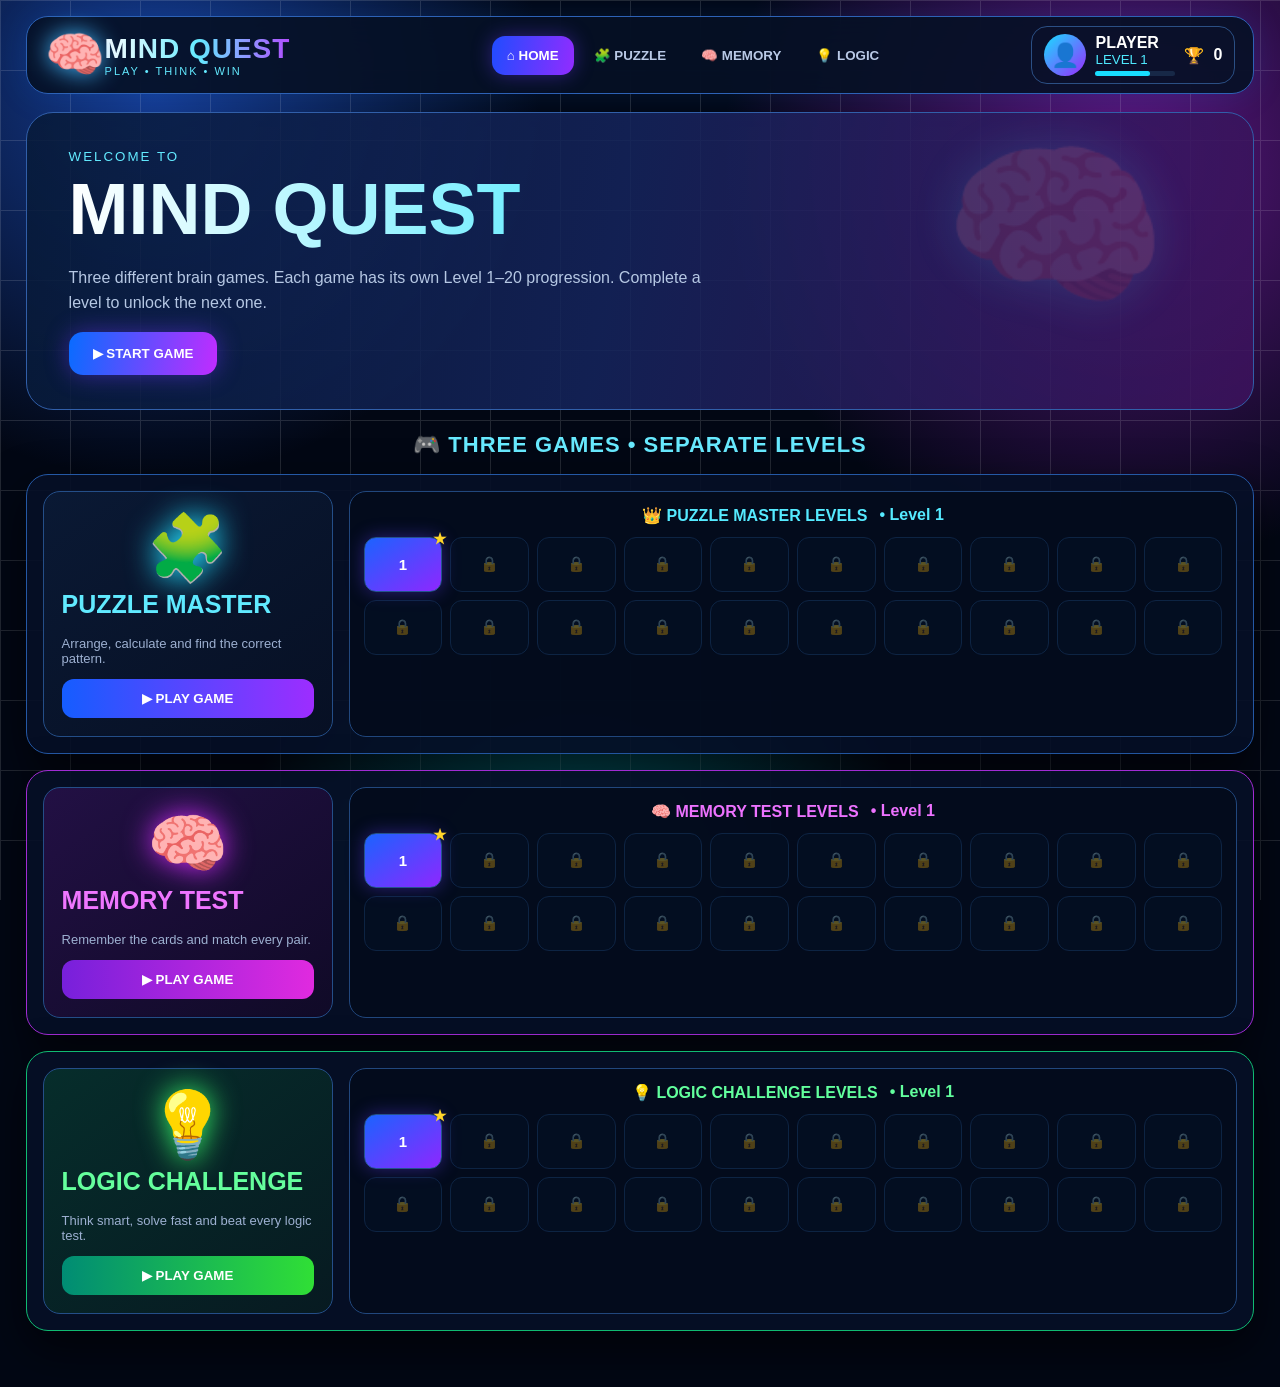
<file: mid.html>
<!DOCTYPE html>
<html lang="en">
<head>
<meta charset="UTF-8">
<meta name="viewport" content="width=device-width,initial-scale=1">
<title>Mind Quest — 3 Games</title>
<style>
*{box-sizing:border-box}body{margin:0;color:#fff;background:#020714;font-family:Inter,Arial,sans-serif;overflow-x:hidden}
body:before{content:"";position:fixed;inset:0;z-index:-2;background:radial-gradient(circle at 12% 10%,#153b91 0,transparent 28%),radial-gradient(circle at 88% 18%,#5b1680 0,transparent 30%),radial-gradient(circle at 45% 100%,#006b73 0,transparent 30%),#020714}
body:after{content:"";position:fixed;inset:0;z-index:-1;opacity:.13;background-image:linear-gradient(#fff 1px,transparent 1px),linear-gradient(90deg,#fff 1px,transparent 1px);background-size:70px 70px}
.wrap{width:min(1500px,96%);margin:auto;padding:16px 0 40px}
header{height:78px;border:1px solid #2d62b6;border-radius:22px;background:#061126e8;display:flex;align-items:center;gap:22px;padding:10px 18px;box-shadow:0 0 35px #167cff25;backdrop-filter:blur(18px)}
.logo{display:flex;align-items:center;min-width:310px}.logoIcon{font-size:48px;filter:drop-shadow(0 0 12px #4bf)}.logoText{font-size:28px;font-weight:900;letter-spacing:1px;background:linear-gradient(90deg,#fff,#65eaff,#b14dff);-webkit-background-clip:text;color:transparent}.tag{font-size:11px;color:#63eaff;letter-spacing:2px}
nav{display:flex;gap:5px;flex:1;justify-content:center}nav button{border:0;background:transparent;color:#b9c9e6;padding:12px 15px;border-radius:13px;font-weight:700;cursor:pointer}nav button.active,nav button:hover{background:linear-gradient(100deg,#204cff,#922cff);color:#fff;box-shadow:0 0 20px #6c39ff66}
.profile{display:flex;align-items:center;gap:9px;border:1px solid #2b4f84;padding:7px 12px;border-radius:16px;white-space:nowrap}.avatar{width:42px;height:42px;border-radius:50%;display:grid;place-items:center;background:linear-gradient(135deg,#16dfff,#9a2bff);font-size:23px}.xp{height:5px;width:80px;background:#172847;border-radius:5px;margin-top:4px}.xp i{display:block;width:68%;height:100%;background:#18ddff;border-radius:5px}
.hero{margin-top:18px;min-height:250px;padding:34px 42px;border:1px solid #315fa9;border-radius:27px;background:linear-gradient(100deg,#071a38dd,#15255ddd 48%,#3d135ddd);position:relative;overflow:hidden}.hero:after{content:"🧠";position:absolute;right:7%;top:8px;font-size:180px;opacity:.15;filter:drop-shadow(0 0 25px #42dfff)}.hero h1{font-size:clamp(42px,6vw,72px);margin:3px 0;background:linear-gradient(90deg,#fff,#50eaff,#cc56ff);-webkit-background-clip:text;color:transparent}.hero p{color:#b6c8e4;max-width:640px;line-height:1.55}.start{border:0;border-radius:14px;padding:14px 24px;color:white;font-weight:900;background:linear-gradient(100deg,#086cff,#c12cff);box-shadow:0 0 25px #6e36ff77;cursor:pointer}.sectionTitle{text-align:center;margin:22px 0 12px;color:#68eaff;font-size:22px;font-weight:900;letter-spacing:1px}
.gameCard{border:1px solid #2458a5;border-radius:22px;background:#061027e8;margin:16px 0;padding:16px;display:grid;grid-template-columns:290px 1fr;gap:16px;box-shadow:0 18px 45px #0009;position:relative;overflow:hidden}.gameCard.memory{border-color:#a12bd3}.gameCard.logic{border-color:#10bb72}
.info{border:1px solid #244e88;border-radius:17px;padding:18px;background:linear-gradient(145deg,#0a1934,#071024);display:flex;flex-direction:column;justify-content:center}.memory .info{background:linear-gradient(145deg,#221044,#100a27)}.logic .info{background:linear-gradient(145deg,#062d2b,#071a21)}.icon{font-size:65px;text-align:center;filter:drop-shadow(0 0 15px #23dfff)}.memory .icon{filter:drop-shadow(0 0 15px #d52cff)}.logic .icon{filter:drop-shadow(0 0 15px #39ff6c)}.info h2{margin:4px 0;font-size:25px}.info p{color:#9db0d1;font-size:13px}.play{border:0;border-radius:12px;padding:12px;background:linear-gradient(90deg,#155dff,#9d2dff);color:#fff;font-weight:900;cursor:pointer}.memory .play{background:linear-gradient(90deg,#7720db,#e02adf)}.logic .play{background:linear-gradient(90deg,#008c74,#30df36)}
.levelPanel{border:1px solid #21477d;border-radius:17px;padding:14px;background:#030b1bdd}.levelHead{display:flex;justify-content:center;align-items:center;gap:12px;color:#55eaff;font-weight:900;margin-bottom:12px}.levels{display:grid;grid-template-columns:repeat(10,1fr);gap:8px}.level{min-height:55px;border:1px solid #24538d;background:#07152c;border-radius:12px;color:#91add3;font-size:15px;font-weight:900;cursor:pointer;position:relative;transition:.18s}.level:hover:not(.locked){transform:translateY(-3px);border-color:#65efff}.level.current{background:linear-gradient(145deg,#1b63ff,#8e27ff);color:#fff;box-shadow:0 0 18px #633cff66}.level.done{background:#075d60;color:#83fff1;border-color:#16e1c8}.level.locked{opacity:.35;cursor:not-allowed}.level.current:before{content:"★";position:absolute;top:-8px;right:-5px;color:#ffd52a}
.modal{position:fixed;inset:0;background:#000b;display:none;align-items:center;justify-content:center;padding:15px;z-index:50}.modal.show{display:flex}.gamebox{width:min(720px,100%);max-height:92vh;overflow:auto;border:1px solid #3968b0;border-radius:24px;background:#07142c;padding:23px;box-shadow:0 0 70px #005eff44}.close{float:right;border:0;background:#192a48;color:white;border-radius:9px;padding:8px 11px;cursor:pointer}.gameTitle{font-size:25px;color:#64eaff;font-weight:900}.clock{text-align:right;color:#ffd34b}.question{text-align:center;font-size:24px;line-height:1.4;margin:25px 0}.answers{display:grid;grid-template-columns:1fr 1fr;gap:10px}.ans{border:1px solid #335785;background:#0b1b35;color:white;border-radius:12px;padding:15px;font-size:17px;cursor:pointer}.ans:hover{background:#17365d}.feedback{text-align:center;min-height:27px;margin:15px;color:#75f5d4;font-weight:800}.memoryGrid{display:grid;grid-template-columns:repeat(4,72px);justify-content:center;gap:10px}.mem{height:72px;border-radius:12px;border:1px solid #7545b4;background:#25145a;color:white;font-size:27px;cursor:pointer}.mem.open{background:#8229ad}.mem.ok{background:#087e71}.finish{display:block;margin:15px auto;border:0;border-radius:12px;padding:13px 24px;background:linear-gradient(90deg,#1b6cff,#b52cff);color:#fff;font-weight:900;cursor:pointer}
.toast{position:fixed;bottom:20px;left:50%;transform:translateX(-50%) translateY(80px);opacity:0;background:#101e39;border:1px solid #3c6bb0;border-radius:12px;padding:12px 18px;z-index:100;transition:.3s}.toast.show{transform:translateX(-50%) translateY(0);opacity:1}
@media(max-width:900px){header{height:auto;flex-wrap:wrap}.logo{min-width:auto;flex:1}.profile{display:none}nav{order:3;width:100%;overflow:auto;justify-content:flex-start}.gameCard{grid-template-columns:1fr}.levels{grid-template-columns:repeat(5,1fr)}}
@media(max-width:500px){.wrap{width:94%}.hero{padding:25px}.gameCard{padding:10px}.levels{grid-template-columns:repeat(4,1fr);gap:6px}.level{min-height:45px}.answers{grid-template-columns:1fr}.memoryGrid{grid-template-columns:repeat(4,58px)}.mem{height:58px}.hero:after{font-size:110px}}
</style>
</head>
<body>
<div class="wrap">
<header>
 <div class="logo"><div class="logoIcon">🧠</div><div><div class="logoText">MIND QUEST</div><div class="tag">PLAY • THINK • WIN</div></div></div>
 <nav><button class="active">⌂ HOME</button><button onclick="scrollToGame('puzzle')">🧩 PUZZLE</button><button onclick="scrollToGame('memory')">🧠 MEMORY</button><button onclick="scrollToGame('logic')">💡 LOGIC</button></nav>
 <div class="profile"><div class="avatar">👤</div><div><b>PLAYER</b><small style="display:block;color:#4feaff">LEVEL <span id="playerLevel">1</span></small><div class="xp"><i></i></div></div>🏆 <b id="score">0</b></div>
</header>

<section class="hero">
 <small style="color:#63eaff;letter-spacing:2px">WELCOME TO</small>
 <h1>MIND QUEST</h1>
 <p>Three different brain games. Each game has its own Level 1–20 progression. Complete a level to unlock the next one.</p>
 <button class="start" onclick="startCurrent()">▶ START GAME</button>
</section>

<div class="sectionTitle">🎮 THREE GAMES • SEPARATE LEVELS</div>

<section class="gameCard puzzle" id="puzzle">
 <div class="info"><div class="icon">🧩</div><h2 style="color:#61eaff">PUZZLE MASTER</h2><p>Arrange, calculate and find the correct pattern.</p><button class="play" onclick="play('puzzle')">▶ PLAY GAME</button></div>
 <div class="levelPanel"><div class="levelHead">👑 PUZZLE MASTER LEVELS <span id="puzzleNow"></span></div><div class="levels" id="puzzleLevels"></div></div>
</section>

<section class="gameCard memory" id="memory">
 <div class="info"><div class="icon">🧠</div><h2 style="color:#ef76ff">MEMORY TEST</h2><p>Remember the cards and match every pair.</p><button class="play" onclick="play('memory')">▶ PLAY GAME</button></div>
 <div class="levelPanel"><div class="levelHead" style="color:#ed72ff">🧠 MEMORY TEST LEVELS <span id="memoryNow"></span></div><div class="levels" id="memoryLevels"></div></div>
</section>

<section class="gameCard logic" id="logic">
 <div class="info"><div class="icon">💡</div><h2 style="color:#65ff9d">LOGIC CHALLENGE</h2><p>Think smart, solve fast and beat every logic test.</p><button class="play" onclick="play('logic')">▶ PLAY GAME</button></div>
 <div class="levelPanel"><div class="levelHead" style="color:#62ff9d">💡 LOGIC CHALLENGE LEVELS <span id="logicNow"></span></div><div class="levels" id="logicLevels"></div></div>
</section>
</div>

<div class="modal" id="modal"><div class="gamebox"><button class="close" onclick="closeGame()">✕</button><div class="gameTitle" id="gameTitle"></div><div class="clock">⏱ <span id="time">30</span>s</div><div id="gameArea"></div></div></div>
<div class="toast" id="toast"></div>

<script>
const progress={
 puzzle:Number(localStorage.getItem("mq_puzzle")||1),
 memory:Number(localStorage.getItem("mq_memory")||1),
 logic:Number(localStorage.getItem("mq_logic")||1)
};
let score=Number(localStorage.getItem("mq_score")||0), activeType="puzzle",timer=null;

const qs={
 puzzle:[
 ["What comes next? 2, 4, 6, ?",["7","8","9","10"],1],["Which shape is different?",["🔵","🔵","🔺","🔵"],2],
 ["5 + 5 × 2 = ?",["15","20","25","10"],0],["Which has 3 sides?",["⬜","🔺","⚪","⭐"],1],
 ["Complete: A B A B ?",["A","B","C","D"],0],["Which number is largest?",["19","29","39","9"],2],
 ["What is 7 × 7?",["42","49","56","63"],1],["Which is a perfect square?",["12","16","18","20"],1],
 ["20, 18, 16, ?",["12","13","14","15"],2],["25 + 17 − 9 = ?",["31","32","33","34"],2],
 ["Which is smallest?",["31","13","23","33"],1],["Which shape has 4 equal sides?",["🔺","⬜","⚪","⭐"],1],
 ["9 + 8 = ?",["15","16","17","18"],2],["5, 10, 15, ?",["18","20","25","30"],1],
 ["Find the duplicate.",["🍎","🍌","🍇","🍎"],0],["Which arrow points LEFT?",["➡️","⬆️","⬅️","⬇️"],2],
 ["3, 6, 9, ?",["10","11","12","13"],2],["Which is different?",["⭐","⭐","💎","⭐"],2],
 ["100 ÷ 10 = ?",["5","10","20","50"],1],["FINAL: 12 × 2 + 6 = ?",["28","30","32","36"],1]
 ],
 logic:[
 ["ALL ZIPS are ZAPS. What must be true?",["All ZIPS are ZAPS","All ZAPS are ZIPS","No ZIPS exist","Some ZIPS are not ZAPS"],0],
 ["2, 4, 8, 16, ?",["20","24","32","36"],2],["A > B and B > C, then...",["A<C","A=C","A>C","Cannot know"],2],
 ["Which does not belong?",["Dog","Cat","Lion","Car"],3],["Opposite of EAST?",["NORTH","SOUTH","WEST","UP"],2],
 ["Monday + 2 days = ?",["Tuesday","Wednesday","Thursday","Friday"],1],["1kg iron vs 1kg cotton?",["Iron","Cotton","Same","Unknown"],2],
 ["1, 3, 5, 7, ?",["8","9","10","11"],1],["Which word is longest?",["SUN","MOON","ELEPHANT","CAT"],2],
 ["6 + 6 = ?",["10","12","14","18"],1],["Alphabetically first?",["DOG","APPLE","CAT","BALL"],1],
 ["Triangle corners?",["2","3","4","5"],1],["NOT a planet?",["Mars","Venus","Moon","Earth"],2],
 ["Double of 10?",["15","20","25","30"],1],["Which is a mammal?",["Shark","Dolphin","Eagle","Snake"],1],
 ["Half of 50?",["20","25","30","35"],1],["4 boxes × 2 balls?",["6","8","10","12"],1],
 ["Prime number?",["9","12","13","15"],2],["100 - 25 = ?",["65","70","75","80"],2],
 ["FINAL: 25 + 17 − 9 = ?",["31","32","33","34"],2]
 ]
};

function save(){Object.keys(progress).forEach(k=>localStorage.setItem("mq_"+k,progress[k]));localStorage.setItem("mq_score",score)}
function render(){
 ["puzzle","memory","logic"].forEach(type=>{
  const box=document.getElementById(type+"Levels"),cur=progress[type];box.innerHTML="";
  for(let i=1;i<=20;i++){
   const b=document.createElement("button");b.className="level "+(i===cur?"current ":"")+(i<cur?"done ":"")+(i>cur?"locked":"");
   b.textContent=i>cur?"🔒":i;
   b.onclick=()=>{if(i>cur){toast("🔒 Complete Level "+(i-1)+" first in "+type.toUpperCase());return}progress[type]=i;save();render()};
   box.appendChild(b);
  }
  document.getElementById(type+"Now").textContent="• Level "+cur;
 });
 document.getElementById("score").textContent=score.toLocaleString();
 document.getElementById("playerLevel").textContent=Math.max(progress.puzzle,progress.memory,progress.logic);
}
function toast(msg){const t=document.getElementById("toast");t.textContent=msg;t.classList.add("show");setTimeout(()=>t.classList.remove("show"),1800)}
function scrollToGame(type){document.getElementById(type).scrollIntoView({behavior:"smooth",block:"center"})}
function startCurrent(){play(activeType)}
function play(type){
 activeType=type;const level=progress[type];
 clearInterval(timer);document.getElementById("modal").classList.add("show");document.getElementById("time").textContent=30;
 let left=30;timer=setInterval(()=>{left--;document.getElementById("time").textContent=left;if(left<=0){clearInterval(timer);document.getElementById("gameArea").innerHTML='<div class="question">⏰ Time Up!</div><div class="feedback">Try Level '+level+' again.</div>'}},1000);
 if(type==="memory")memory(level);else questionGame(type,level);
}
function closeGame(){clearInterval(timer);document.getElementById("modal").classList.remove("show")}
function questionGame(type,level){
 const d=qs[type][level-1]||qs[type][19];
 document.getElementById("gameTitle").textContent=(type==="puzzle"?"🧩 PUZZLE MASTER":"💡 LOGIC CHALLENGE")+" • LEVEL "+level;
 document.getElementById("gameArea").innerHTML=`<div class="question">${d[0]}</div><div class="answers">${d[1].map((x,i)=>`<button class="ans" onclick="check(${i===d[2]})">${x}</button>`).join("")}</div><div class="feedback" id="fb"></div>`;
}
function check(ok){if(ok)complete();else document.getElementById("fb").textContent="❌ Not correct. Think again!"}
function memory(level){
 document.getElementById("gameTitle").textContent="🧠 MEMORY TEST • LEVEL "+level;
 const count=level<=5?4:level<=10?6:8,icons=["⭐","💎","🔥","🎯","🍀","⚡","👑","🧠"].slice(0,count);
 const cards=[...icons,...icons].sort(()=>Math.random()-.5);
 document.getElementById("gameArea").innerHTML='<div class="question">Find every matching pair.</div><div class="memoryGrid" id="memoryGrid"></div><div class="feedback" id="fb">Moves: 0</div>';
 let first=null,lock=false,moves=0,found=0;
 cards.forEach(v=>{const b=document.createElement("button");b.className="mem";b.textContent="?";b.onclick=()=>{
  if(lock||b.classList.contains("ok")||b===first?.b)return;b.textContent=v;b.classList.add("open");
  if(!first){first={b,v};return}
  moves++;document.getElementById("fb").textContent="Moves: "+moves;
  if(first.v===v){first.b.classList.add("ok");b.classList.add("ok");first=null;found+=2;if(found===cards.length)complete(Math.max(100,650-moves*10+level*5))}
  else{lock=true;const f=first.b;setTimeout(()=>{f.textContent="?";b.textContent="?";f.classList.remove("open");b.classList.remove("open");first=null;lock=false},600)}
 };document.getElementById("memoryGrid").appendChild(b)})
}
function complete(points=250){
 clearInterval(timer);
 const level=progress[activeType];score+=points;
 if(level<20)progress[activeType]=level+1;
 save();render();
 document.getElementById("gameArea").innerHTML=`<div class="question">🎉 LEVEL ${level} COMPLETE!</div><div class="feedback">+${points} points<br>${level<20?"🔓 LEVEL "+(level+1)+" UNLOCKED!":"🏆 ALL 20 LEVELS COMPLETE!"}</div><button class="finish" onclick="${level<20?"play('"+activeType+"')":"closeGame()"}">${level<20?"NEXT LEVEL →":"FINISH 🏆"}</button>`;
}
render();
</script>
</body>
</html>
</file>
<file: style.css>
/* =========================================
   RESET
========================================= */

* {
    margin: 0;
    padding: 0;
    box-sizing: border-box;
}

html {
    scroll-behavior: smooth;
}

body {
    background: #05090b;
    color: #fff;
    font-family: "Inter", sans-serif;
    overflow-x: hidden;
}

a {
    color: inherit;
    text-decoration: none;
}

img {
    width: 100%;
    display: block;
}

button,
input {
    font-family: inherit;
}


/* =========================================
   VARIABLES
========================================= */

:root {
    --white: #ffffff;
    --muted: rgba(255,255,255,.65);
    --line: rgba(255,255,255,.15);
    --glass: rgba(255,255,255,.10);
    --green: #b8ff45;
}


/* =========================================
   NAVBAR
========================================= */

.navbar {
    position: absolute;

    top: 0;
    left: 0;

    width: 100%;

    min-height: 85px;

    padding: 20px 5%;

    display: flex;
    align-items: center;
    justify-content: space-between;

    z-index: 100;
}

.logo {
    font-size: 24px;
    font-weight: 800;

    letter-spacing: -1px;
}

.logo span {
    color: var(--green);
}

.nav-links {
    display: flex;
    gap: 32px;
}

.nav-links a {
    font-size: 12px;
    color: rgba(255,255,255,.8);

    transition: .3s;
}

.nav-links a:hover {
    color: var(--green);
}

.nav-actions {
    display: flex;
    align-items: center;
    gap: 15px;
}

.glass-btn {
    padding: 12px 20px;

    border: 1px solid var(--line);

    border-radius: 50px;

    background: rgba(255,255,255,.08);

    backdrop-filter: blur(15px);

    font-size: 12px;

    transition: .4s;
}

.glass-btn:hover {
    background: rgba(255,255,255,.2);
    transform: translateY(-3px);
}

.glass-btn span {
    margin-left: 8px;
}

.menu-btn {
    display: none;

    border: 0;

    background: transparent;

    color: white;

    font-size: 22px;

    cursor: pointer;
}


/* =========================================
   HERO
========================================= */

.hero {
    min-height: 100svh;

    position: relative;

    display: flex;
    align-items: center;

    padding: 150px 7% 100px;

    overflow: hidden;

    background-image:
        url("https://images.unsplash.com/photo-1500534623283-312aade485b7?auto=format&fit=crop&w=2200&q=90");

    background-size: cover;
    background-position: center;
    background-attachment: fixed;
}

.hero-overlay {
    position: absolute;
    inset: 0;

    background:
        linear-gradient(
            90deg,
            rgba(2,7,10,.85),
            rgba(2,7,10,.35),
            rgba(2,7,10,.45)
        );

    z-index: 0;
}

.hero-content {
    position: relative;

    z-index: 2;

    max-width: 800px;
}

.small-title {
    color: var(--green);

    font-size: 10px;

    letter-spacing: 3px;

    margin-bottom: 20px;
}

.hero h1 {
    font-size: clamp(60px, 10vw, 145px);

    line-height: .84;

    letter-spacing: -7px;

    font-weight: 700;
}

.hero h1 span {
    color: transparent;

    -webkit-text-stroke: 1px white;
}

.hero-description {
    max-width: 430px;

    color: rgba(255,255,255,.72);

    line-height: 1.7;

    margin: 35px 0;
}

.hero-buttons {
    display: flex;
    align-items: center;

    gap: 20px;
}

.primary-btn {
    display: inline-flex;

    align-items: center;
    justify-content: center;

    padding: 15px 24px;

    border-radius: 50px;

    background: var(--green);

    color: #071000;

    font-weight: 600;

    font-size: 13px;

    transition: .4s;
}

.primary-btn:hover {
    transform: translateY(-5px) scale(1.02);

    box-shadow:
        0 15px 40px rgba(184,255,69,.25);
}

.video-btn {
    display: flex;

    align-items: center;

    gap: 12px;

    font-size: 13px;
}

.play {
    width: 38px;
    height: 38px;

    border: 1px solid rgba(255,255,255,.5);

    border-radius: 50%;

    display: flex;
    align-items: center;
    justify-content: center;

    font-size: 10px;
}


/* =========================================
   GLASS
========================================= */

.glass {
    background:
        linear-gradient(
            135deg,
            rgba(255,255,255,.18),
            rgba(255,255,255,.05)
        );

    border: 1px solid rgba(255,255,255,.25);

    backdrop-filter: blur(20px);

    -webkit-backdrop-filter: blur(20px);

    box-shadow:
        0 20px 60px rgba(0,0,0,.25),
        inset 0 1px rgba(255,255,255,.15);
}


/* =========================================
   TRIP CARD
========================================= */

.trip-card {
    position: absolute;

    z-index: 5;

    right: 8%;
    bottom: 17%;

    width: 270px;

    padding: 25px;

    border-radius: 16px;

    transform-style: preserve-3d;

    animation: floating 5s ease-in-out infinite;
}

.trip-card > p {
    font-size: 9px;

    color: rgba(255,255,255,.65);

    margin-bottom: 15px;
}

.trip-card h3 {
    font-size: 25px;

    line-height: 1.15;

    margin-bottom: 12px;
}

.date {
    color: rgba(255,255,255,.65);

    font-size: 11px;
}

.trip-bottom {
    display: flex;

    align-items: center;
    justify-content: space-between;

    margin-top: 25px;
}

.avatars {
    display: flex;
}

.avatars span {
    width: 28px;
    height: 28px;

    border-radius: 50%;

    margin-left: -5px;

    background: #777;

    border: 2px solid rgba(255,255,255,.4);

    display: flex;
    align-items: center;
    justify-content: center;

    font-size: 8px;
}

.avatars span:first-child {
    margin-left: 0;
}

.mini-btn {
    border: 1px solid rgba(255,255,255,.4);

    padding: 9px 13px;

    border-radius: 30px;

    font-size: 10px;
}

.scroll-down {
    position: absolute;

    z-index: 5;

    bottom: 35px;

    left: 50%;

    transform: translateX(-50%);

    display: flex;

    flex-direction: column;

    align-items: center;

    gap: 8px;
}

.scroll-down span {
    width: 28px;
    height: 40px;

    border: 1px solid rgba(255,255,255,.5);

    border-radius: 20px;

    display: flex;
    align-items: center;
    justify-content: center;

    animation: bounce 2s infinite;
}

.scroll-down small {
    font-size: 8px;

    color: rgba(255,255,255,.6);
}


/* =========================================
   SECTIONS
========================================= */

.section {
    padding: 130px 6%;
}

.destinations {
    position: relative;

    background:
        radial-gradient(
            circle at 50% 0%,
            rgba(255,255,255,.08),
            transparent 35%
        ),
        #06090b;
}

.section-top {
    display: flex;

    justify-content: space-between;

    align-items: end;

    gap: 50px;

    margin-bottom: 70px;
}

.section-top h2 {
    font-size: clamp(45px, 6vw, 80px);

    line-height: .9;

    letter-spacing: -4px;
}

.section-top h2 span {
    color: rgba(255,255,255,.45);
}

.section-description {
    max-width: 270px;
}

.section-description p {
    color: var(--muted);

    font-size: 12px;

    line-height: 1.7;

    margin-bottom: 20px;
}

.outline-btn {
    display: inline-flex;

    padding: 12px 20px;

    border: 1px solid var(--line);

    border-radius: 50px;

    font-size: 11px;

    transition: .3s;
}

.outline-btn:hover {
    background: white;

    color: black;
}


/* =========================================
   DESTINATION CARDS
========================================= */

.destination-grid {
    display: grid;

    grid-template-columns:
        repeat(5, minmax(0, 1fr));

    align-items: center;

    gap: 12px;

    perspective: 1200px;
}

.destination-card {
    height: 400px;

    position: relative;

    overflow: hidden;

    border-radius: 13px;

    border: 1px solid rgba(255,255,255,.18);

    transform-style: preserve-3d;

    transition:
        transform .6s cubic-bezier(.2,.8,.2,1),
        box-shadow .6s;
}

.destination-card:nth-child(1),
.destination-card:nth-child(5) {
    height: 330px;
}

.destination-card:nth-child(2),
.destination-card:nth-child(4) {
    height: 370px;
}

.destination-card.active {
    height: 450px;

    transform:
        translateY(-25px)
        rotateY(0deg)
        translateZ(50px);

    z-index: 5;
}

.destination-card:hover {
    transform:
        translateY(-15px)
        rotateY(7deg)
        rotateX(3deg)
        scale(1.02);

    box-shadow:
        0 30px 60px rgba(0,0,0,.5);
}

.destination-card img {
    width: 100%;
    height: 100%;

    object-fit: cover;

    transition: transform .8s;
}

.destination-card:hover img {
    transform: scale(1.12);
}

.card-gradient {
    position: absolute;

    inset: 0;

    background:
        linear-gradient(
            transparent 30%,
            rgba(0,0,0,.9)
        );
}

.destination-info {
    position: absolute;

    left: 18px;
    right: 18px;
    bottom: 18px;
}

.destination-info p {
    font-size: 15px;

    font-weight: 500;
}

.destination-info span {
    display: block;

    color: rgba(255,255,255,.65);

    font-size: 10px;

    margin-top: 5px;
}

.destination-info a {
    width: 30px;
    height: 30px;

    margin-top: 15px;

    border: 1px solid rgba(255,255,255,.4);

    border-radius: 50%;

    display: flex;
    align-items: center;
    justify-content: center;

    font-size: 12px;
}


/* =========================================
   CAR SECTION
========================================= */

.car-section {
    min-height: 75svh;

    position: relative;

    display: flex;
    align-items: center;

    padding: 100px 7%;

    background-image:
        url("https://images.unsplash.com/photo-1503376780353-7e6692767b70?auto=format&fit=crop&w=2200&q=90");

    background-size: cover;
    background-position: center;

    overflow: hidden;
}

.car-overlay {
    position: absolute;

    inset: 0;

    background:
        linear-gradient(
            90deg,
            rgba(0,0,0,.9),
            rgba(0,0,0,.2)
        );
}

.car-content {
    position: relative;

    z-index: 2;

    max-width: 600px;
}

.car-content h2 {
    font-size: clamp(50px, 7vw, 90px);

    line-height: .9;

    letter-spacing: -5px;

    margin-bottom: 30px;
}

.car-content h2 span {
    color: transparent;

    -webkit-text-stroke: 1px white;
}

.car-content > p:not(.small-title) {
    max-width: 400px;

    color: var(--muted);

    line-height: 1.7;

    margin-bottom: 30px;
}

.performance {
    position: absolute;

    z-index: 3;

    right: 7%;
    bottom: 10%;

    width: min(500px, 40%);

    display: grid;

    grid-template-columns: repeat(3,1fr);

    padding: 25px;

    border-radius: 15px;
}

.performance div {
    text-align: center;

    border-right: 1px solid rgba(255,255,255,.2);
}

.performance div:last-child {
    border: 0;
}

.performance strong {
    display: block;

    font-size: 25px;
}

.performance span {
    display: block;

    margin-top: 5px;

    color: rgba(255,255,255,.55);

    font-size: 8px;
}


/* =========================================
   EXPERIENCES
========================================= */

.experiences {
    background:
        radial-gradient(
            circle at 50% 40%,
            rgba(40,80,50,.15),
            transparent 40%
        ),
        #05090b;
}

.section-description-text {
    max-width: 260px;

    color: var(--muted);

    font-size: 12px;

    line-height: 1.7;
}

.experience-grid {
    display: grid;

    grid-template-columns: repeat(5,1fr);

    gap: 20px;

    margin-bottom: 80px;
}

.experience {
    text-align: center;

    padding: 30px 10px;

    border-bottom: 1px solid rgba(255,255,255,.15);

    transition: .4s;
}

.experience:hover {
    border-color: var(--green);

    transform: translateY(-10px);
}

.experience-icon {
    width: 65px;
    height: 65px;

    margin: auto auto 20px;

    border: 1px solid rgba(255,255,255,.3);

    border-radius: 50%;

    display: flex;
    align-items: center;
    justify-content: center;

    font-size: 25px;

    color: var(--green);

    transition: .5s;
}

.experience:hover .experience-icon {
    transform:
        rotateY(180deg)
        scale(1.1);
}

.experience h3 {
    font-size: 14px;

    line-height: 1.3;
}


/* =========================================
   ADVENTURE GLASS CARD
========================================= */

.adventure-card {
    min-height: 300px;

    border-radius: 18px;

    padding: 35px;

    display: flex;

    align-items: center;

    justify-content: space-between;

    gap: 40px;
}

.adventure-text {
    max-width: 330px;
}

.adventure-text > p {
    font-size: 10px;

    color: rgba(255,255,255,.75);
}

.adventure-text h3 {
    font-size: 35px;

    margin: 5px 0 15px;
}

.adventure-text > span {
    display: block;

    color: var(--muted);

    font-size: 11px;

    line-height: 1.6;

    margin-bottom: 25px;
}

.adventure-images {
    height: 210px;

    flex: 1;

    display: flex;

    align-items: center;

    justify-content: center;
}

.adventure-images img {
    width: 35%;

    height: 180px;

    object-fit: cover;

    border-radius: 10px;

    border: 2px solid rgba(255,255,255,.2);

    margin-left: -35px;

    transform:
        rotate(-3deg);

    transition: .6s;
}

.adventure-images img:nth-child(2) {
    height: 210px;

    transform:
        translateZ(50px);
    
    z-index: 3;
}

.adventure-images img:nth-child(3) {
    transform:
        rotate(3deg);
}

.adventure-images img:hover {
    transform:
        translateY(-15px)
        scale(1.08)
        rotate(0);
    
    z-index: 10;
}


/* =========================================
   ABOUT
========================================= */

.about {
    background: #080c0e;
}

.about-grid {
    display: grid;

    grid-template-columns: 1.2fr .8fr;

    gap: 100px;

    align-items: start;
}

.about h2 {
    font-size: clamp(45px, 7vw, 90px);

    line-height: .92;

    letter-spacing: -5px;
}

.about h2 span {
    display: block;

    color: rgba(255,255,255,.4);
}

.about-text {
    padding-top: 50px;
}

.about-text p {
    color: var(--muted);

    line-height: 1.8;

    margin-bottom: 25px;
}

.text-link {
    color: var(--green);

    font-size: 13px;
}


/* =========================================
   CONTACT
========================================= */

.contact {
    min-height: 75svh;

    position: relative;

    display: flex;

    align-items: center;
    justify-content: center;

    text-align: center;

    overflow: hidden;

    background:
        linear-gradient(
            120deg,
            #aeea40,
            #cfff78
        );

    color: #071000;
}

.contact-glow {
    position: absolute;

    width: 600px;
    height: 600px;

    border: 1px solid rgba(0,0,0,.25);

    border-radius: 50%;

    animation:
        contactPulse 5s ease-in-out infinite;
}

.contact-content {
    position: relative;

    z-index: 2;
}

.contact-content > p {
    font-size: 10px;

    letter-spacing: 3px;
}

.contact h2 {
    font-size: clamp(65px, 11vw, 150px);

    line-height: .8;

    letter-spacing: -7px;

    margin: 30px 0 50px;
}

.contact h2 span {
    color: transparent;

    -webkit-text-stroke: 2px #071000;
}

.dark-btn {
    display: inline-flex;

    padding: 16px 25px;

    border-radius: 50px;

    background: #071000;

    color: white;

    font-size: 12px;

    transition: .4s;
}

.dark-btn:hover {
    transform: translateY(-5px);
}


/* =========================================
   FOOTER
========================================= */

footer {
    padding: 80px 6% 30px;

    background: #030506;
}

.footer-grid {
    display: grid;

    grid-template-columns: 1.4fr .7fr .7fr 1fr;

    gap: 60px;

    padding-bottom: 70px;
}

.footer-brand p {
    max-width: 280px;

    color: #666;

    line-height: 1.7;

    font-size: 12px;

    margin: 20px 0;
}

.socials {
    display: flex;

    gap: 10px;
}

.socials a {
    width: 35px;
    height: 35px;

    border: 1px solid #333;

    border-radius: 50%;

    display: flex;
    align-items: center;
    justify-content: center;

    font-size: 12px;

    transition: .3s;
}

.socials a:hover {
    border-color: var(--green);

    color: var(--green);
}

.footer-column {
    display: flex;

    flex-direction: column;
}

.footer-column h4 {
    font-size: 12px;

    margin-bottom: 20px;
}

.footer-column a {
    color: #666;

    font-size: 11px;

    margin-bottom: 13px;

    transition: .3s;
}

.footer-column a:hover {
    color: white;
}

.newsletter p {
    color: #666;

    font-size: 11px;

    line-height: 1.6;

    margin-bottom: 15px;
}

.newsletter form {
    display: flex;

    border: 1px solid #333;

    border-radius: 7px;

    overflow: hidden;
}

.newsletter input {
    width: 100%;

    border: 0;
    outline: 0;

    padding: 13px;

    background: transparent;

    color: white;

    font-size: 11px;
}

.newsletter button {
    width: 45px;

    border: 0;

    background: #171b1d;

    color: white;

    cursor: pointer;
}

.footer-bottom {
    border-top: 1px solid #17191a;

    padding-top: 25px;

    display: flex;

    justify-content: space-between;

    color: #444;

    font-size: 10px;
}


/* =========================================
   ANIMATIONS
========================================= */

@keyframes floating {

    0%, 100% {
        transform: translateY(0) rotateX(0);
    }

    50% {
        transform: translateY(-15px) rotateX(2deg);
    }

}

@keyframes bounce {

    0%,100% {
        transform: translateY(0);
    }

    50% {
        transform: translateY(7px);
    }

}

@keyframes contactPulse {

    0%,100% {
        transform: scale(.8);
        opacity: .3;
    }

    50% {
        transform: scale(1.15);
        opacity: .8;
    }

}


/* =========================================
   REVEAL ANIMATION
========================================= */

.reveal {
    animation: revealAnimation 1s ease both;

    animation-timeline: view();
    animation-range: entry 0% cover 30%;
}

@keyframes revealAnimation {

    from {
        opacity: 0;

        transform:
            translateY(80px)
            scale(.95);
        
        filter: blur(8px);
    }

    to {
        opacity: 1;

        transform:
            translateY(0)
            scale(1);

        filter: blur(0);
    }

}


/* =========================================
   TABLET
========================================= */

@media (max-width: 1000px) {

    .nav-links {
        gap: 18px;
    }

    .destination-grid {
        grid-template-columns: repeat(3,1fr);
    }

    .destination-card:nth-child(4),
    .destination-card:nth-child(5) {
        display: none;
    }

    .destination-card.active {
        height: 430px;
    }

    .performance {
        width: 45%;
    }

    .experience-grid {
        grid-template-columns: repeat(3,1fr);
    }

    .about-grid {
        gap: 50px;
    }

    .footer-grid {
        grid-template-columns: repeat(2,1fr);
    }

}


/* =========================================
   MOBILE
========================================= */

@media (max-width: 700px) {

    /* NAV */

    .navbar {
        padding: 18px 5%;
    }

    .nav-links {
        display: none;
    }

    .menu-btn {
        display: block;
    }

    .glass-btn {
        padding: 10px 15px;
    }


    /* HERO */

    .hero {
        min-height: 100svh;

        padding:
            130px
            6%
            100px;

        background-attachment: scroll;

        background-position: center;
    }

    .hero h1 {
        font-size: clamp(58px, 18vw, 80px);

        letter-spacing: -4px;
    }

    .hero-description {
        font-size: 13px;

        max-width: 330px;
    }

    .hero-buttons {
        flex-direction: column;

        align-items: flex-start;
    }

    .trip-card {
        display: none;
    }

    .scroll-down {
        bottom: 20px;
    }


    /* SECTION */

    .section {
        padding: 90px 6%;
    }

    .section-top {
        flex-direction: column;

        align-items: flex-start;

        gap: 25px;

        margin-bottom: 45px;
    }

    .section-top h2 {
        font-size: 48px;

        letter-spacing: -3px;
    }


    /* DESTINATIONS */

    .destination-grid {
        grid-template-columns: 1fr 1fr;

        gap: 10px;
    }

    .destination-card,
    .destination-card:nth-child(1),
    .destination-card:nth-child(2),
    .destination-card:nth-child(4),
    .destination-card:nth-child(5) {
        display: block;

        height: 280px;
    }

    .destination-card.active {
        height: 330px;

        transform: none;
    }

    .destination-card:nth-child(3) {
        grid-column: 1 / -1;
    }

    .destination-card:hover {
        transform: translateY(-7px);
    }


    /* CAR */

    .car-section {
        min-height: 85svh;

        padding: 100px 6% 220px;

       
    }

    .car-content h2 {
        font-size: 52px;

        letter-spacing: -3px;
    }

    .performance {
        left: 6%;
        right: 6%;

        bottom: 35px;

        width: auto;

        padding: 18px 10px;
    }

    .performance strong {
        font-size: 20px;
    }

    .performance span {
        font-size: 7px;
    }


    /* EXPERIENCES */

    .experience-grid {
        grid-template-columns: repeat(2,1fr);

        gap: 10px;

        margin-bottom: 50px;
    }

    .experience {
        padding: 25px 5px;
    }

    .adventure-card {
        flex-direction: column;

        align-items: flex-start;

        padding: 25px;
    }

    .adventure-images {
        width: 100%;

        height: 160px;
    }

    .adventure-images img {
        height: 130px;

        margin-left: -25px;
    }

    .adventure-images img:nth-child(2) {
        height: 160px;
    }


    /* ABOUT */

    .about-grid {
        grid-template-columns: 1fr;

        gap: 20px;
    }

    .about h2 {
        font-size: 48px;

        letter-spacing: -3px;
    }

    .about-text {
        padding-top: 0;
    }


    /* CONTACT */

    .contact {
        min-height: 70svh;

        padding: 50px 6%;
    }

    .contact h2 {
        font-size: 70px;

        letter-spacing: -4px;
    }


    /* FOOTER */

    footer {
        padding: 60px 6% 25px;
    }

    .footer-grid {
        grid-template-columns: 1fr 1fr;

        gap: 45px 25px;
    }

    .footer-brand {
        grid-column: 1 / -1;
    }

    .footer-bottom {
        flex-direction: column;

        gap: 10px;
    }

}


/* =========================================
   SMALL PHONE
========================================= */

@media (max-width: 420px) {

    .logo {
        font-size: 21px;
    }

    .glass-btn {
        display: none;
    }

    .hero h1 {
        font-size: 55px;
    }

    .destination-grid {
        grid-template-columns: 1fr;
    }

    .destination-card,
    .destination-card.active {
        grid-column: auto;

        height: 350px;
    }

    .destination-card:nth-child(3) {
        grid-column: auto;
    }

    .experience-grid {
        grid-template-columns: 1fr 1fr;
    }

    .contact h2 {
        font-size: 58px;
    }

    .footer-grid {
        grid-template-columns: 1fr;
    }

    .footer-brand {
        grid-column: auto;
    }

}


/* =========================================
   REDUCE MOTION
========================================= */

@media (prefers-reduced-motion: reduce) {

    *,
    *::before,
    *::after {
        animation-duration: .01ms !important;

        animation-iteration-count: 1 !important;

        scroll-behavior: auto !important;
    }

}
</file>
